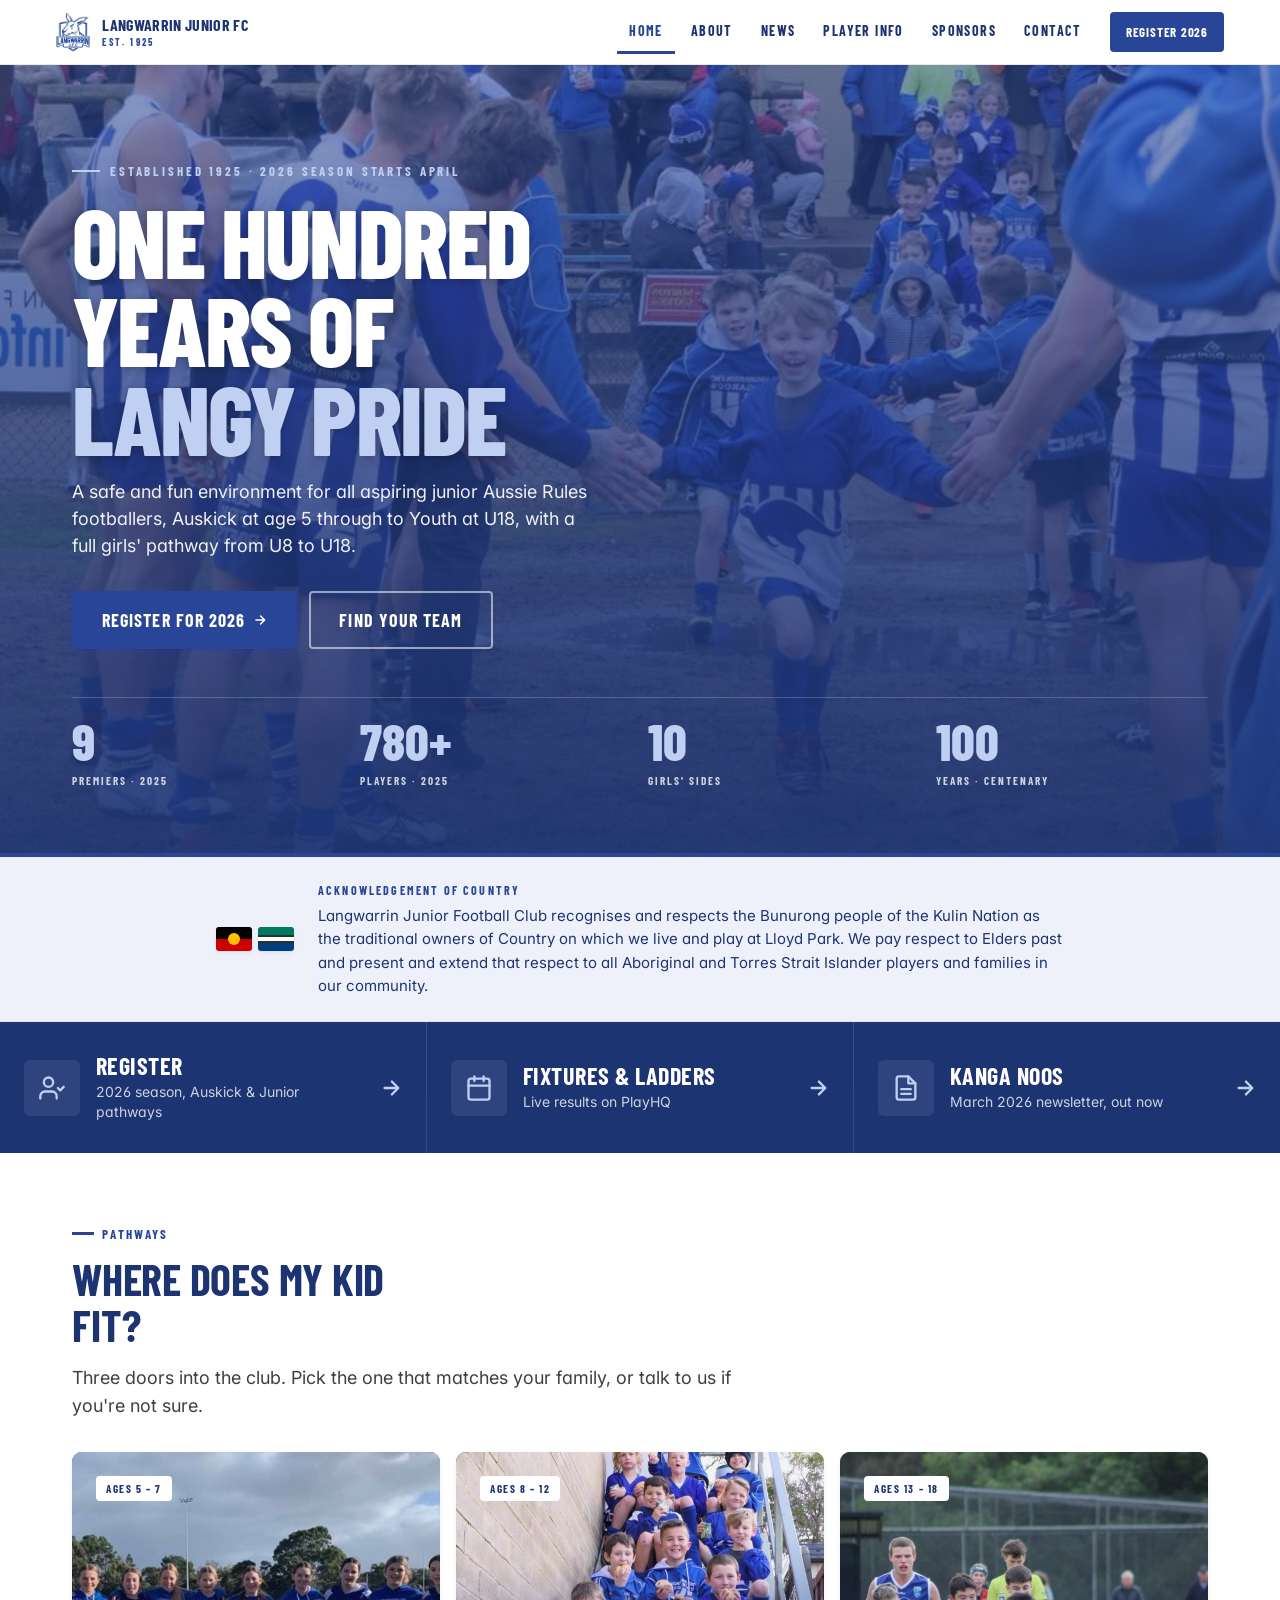
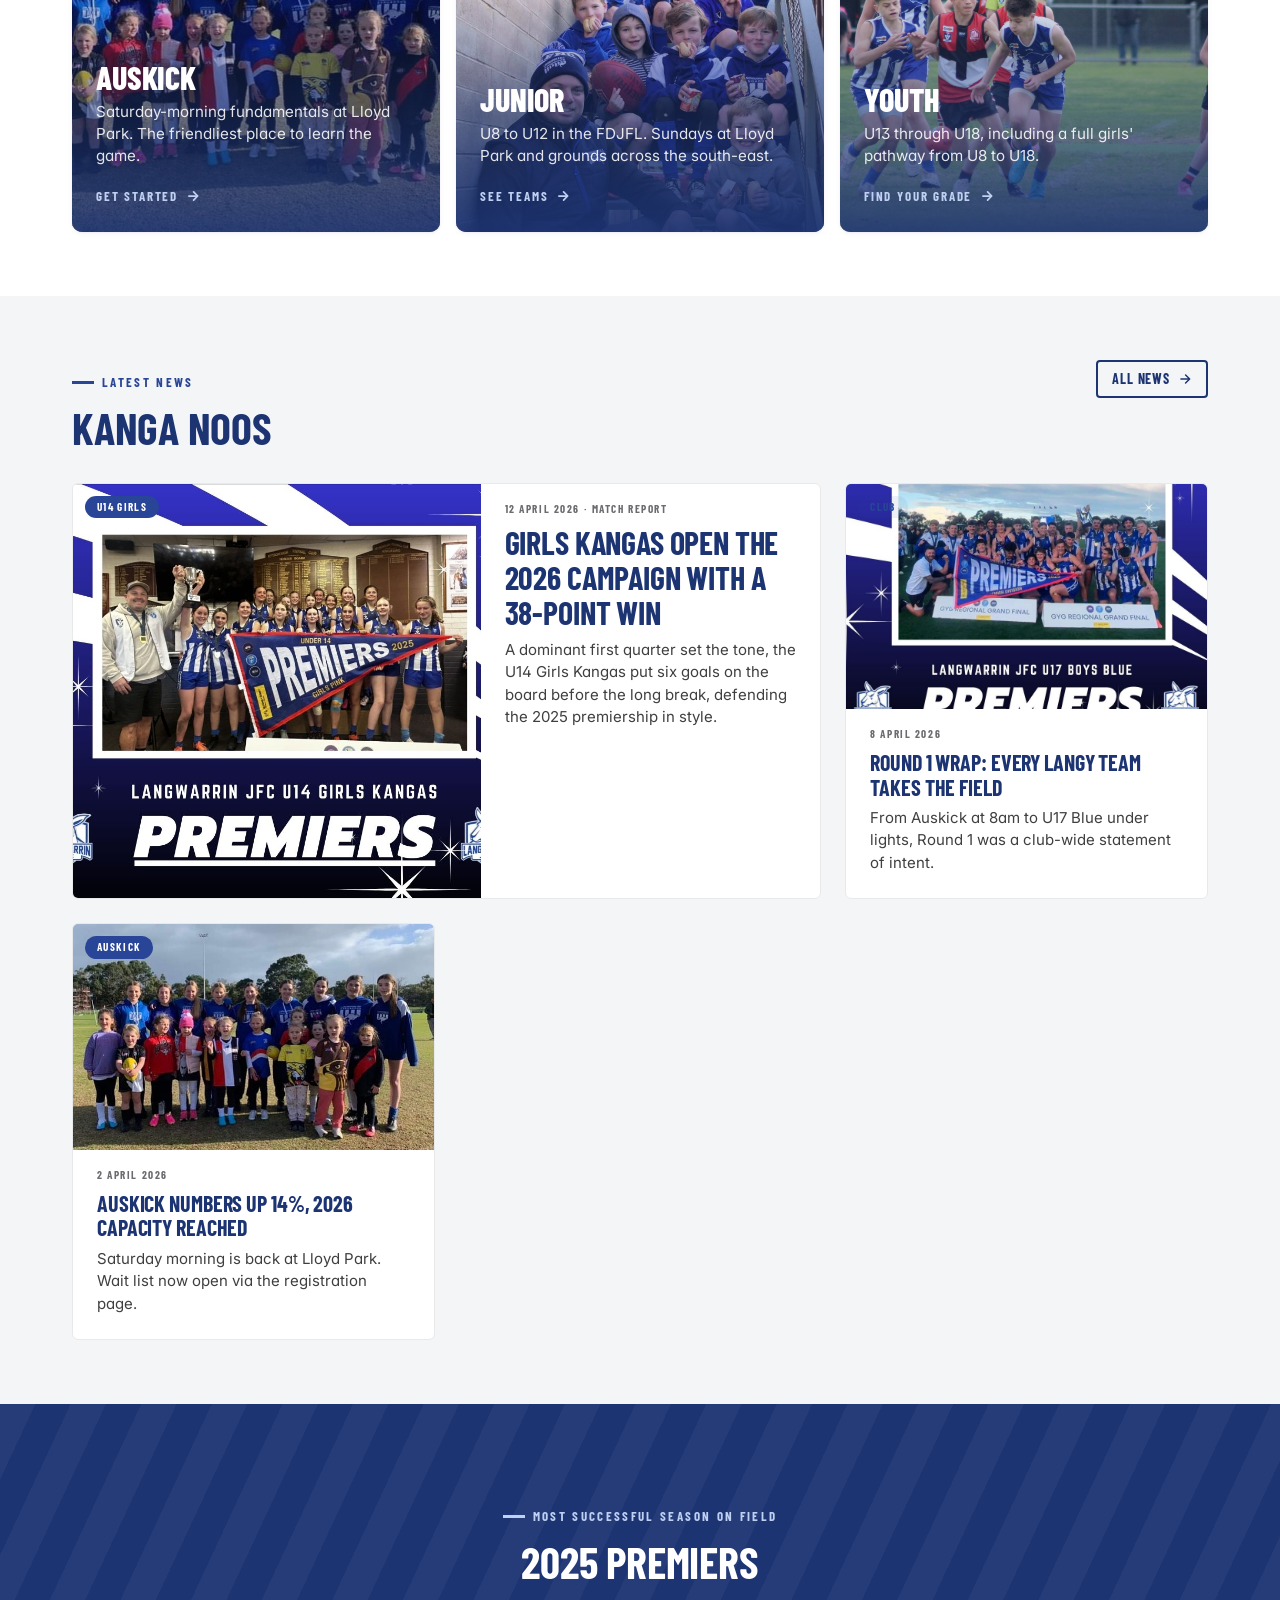
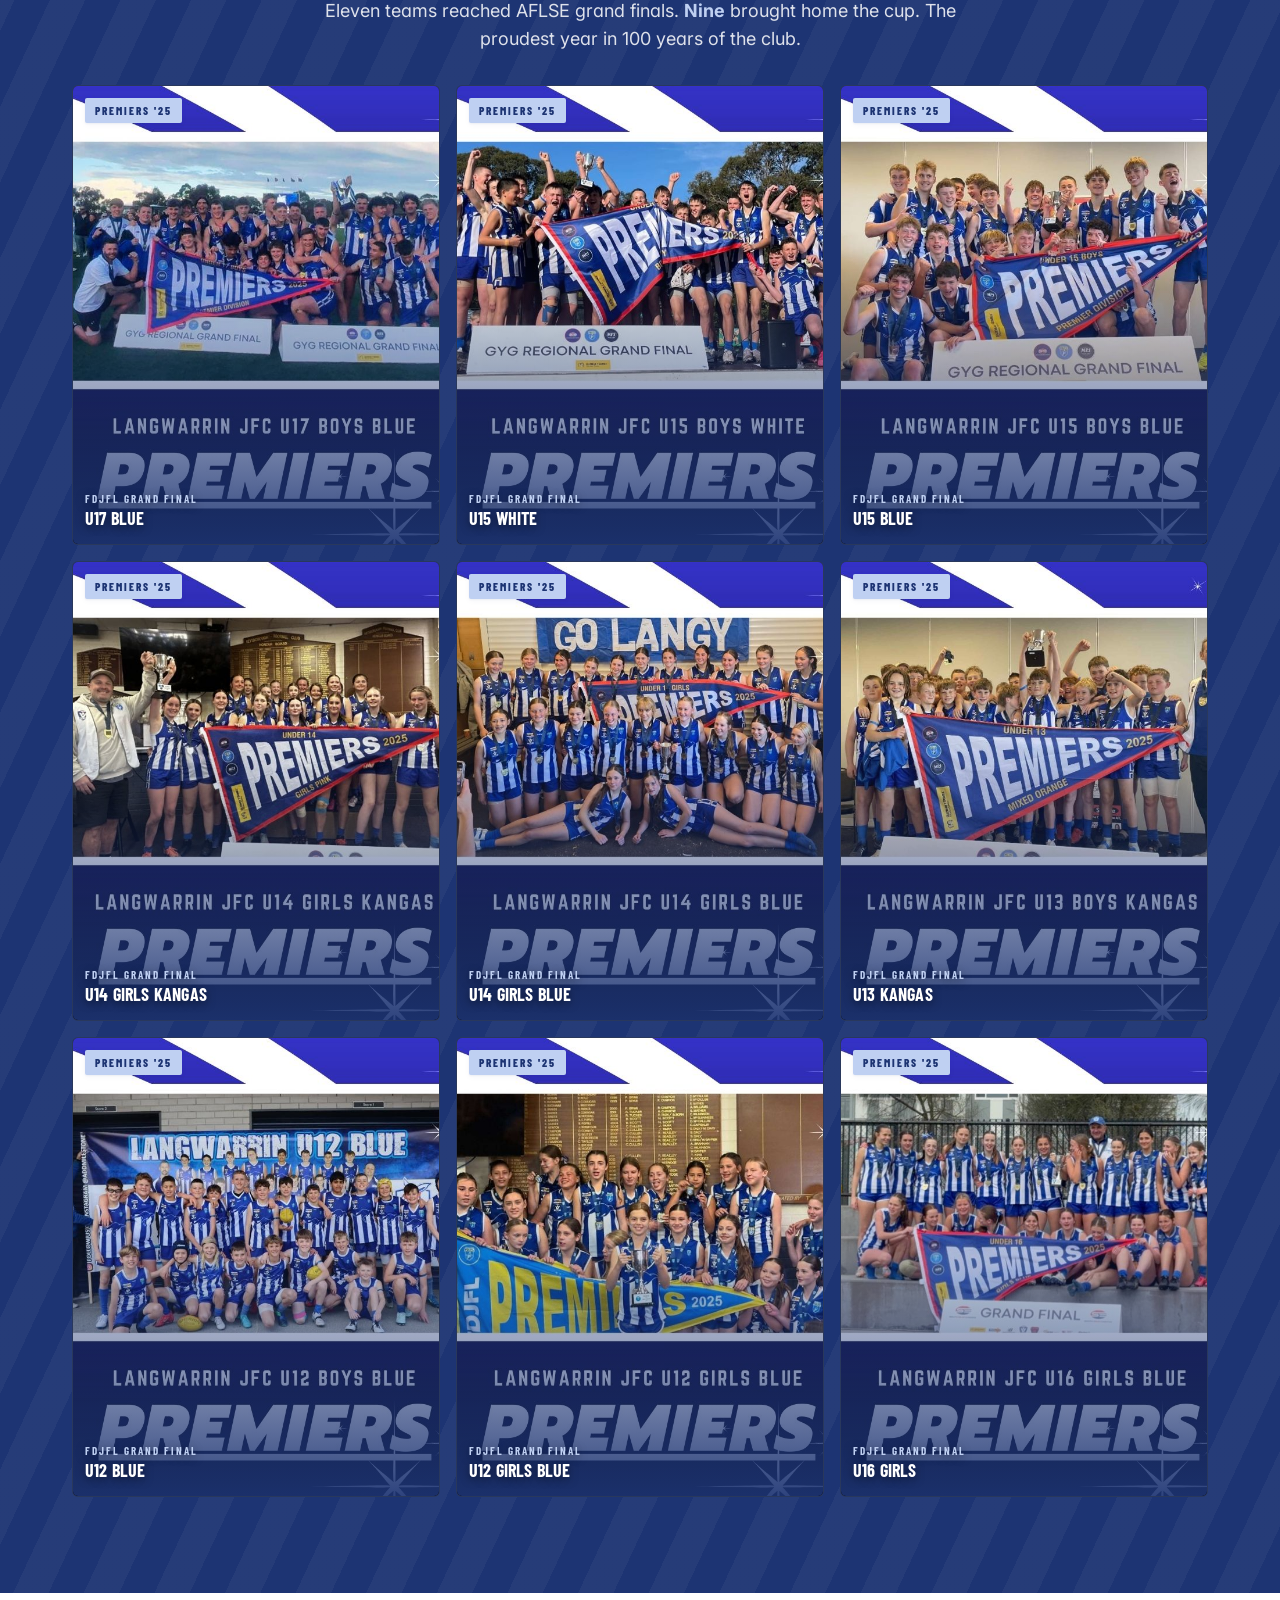
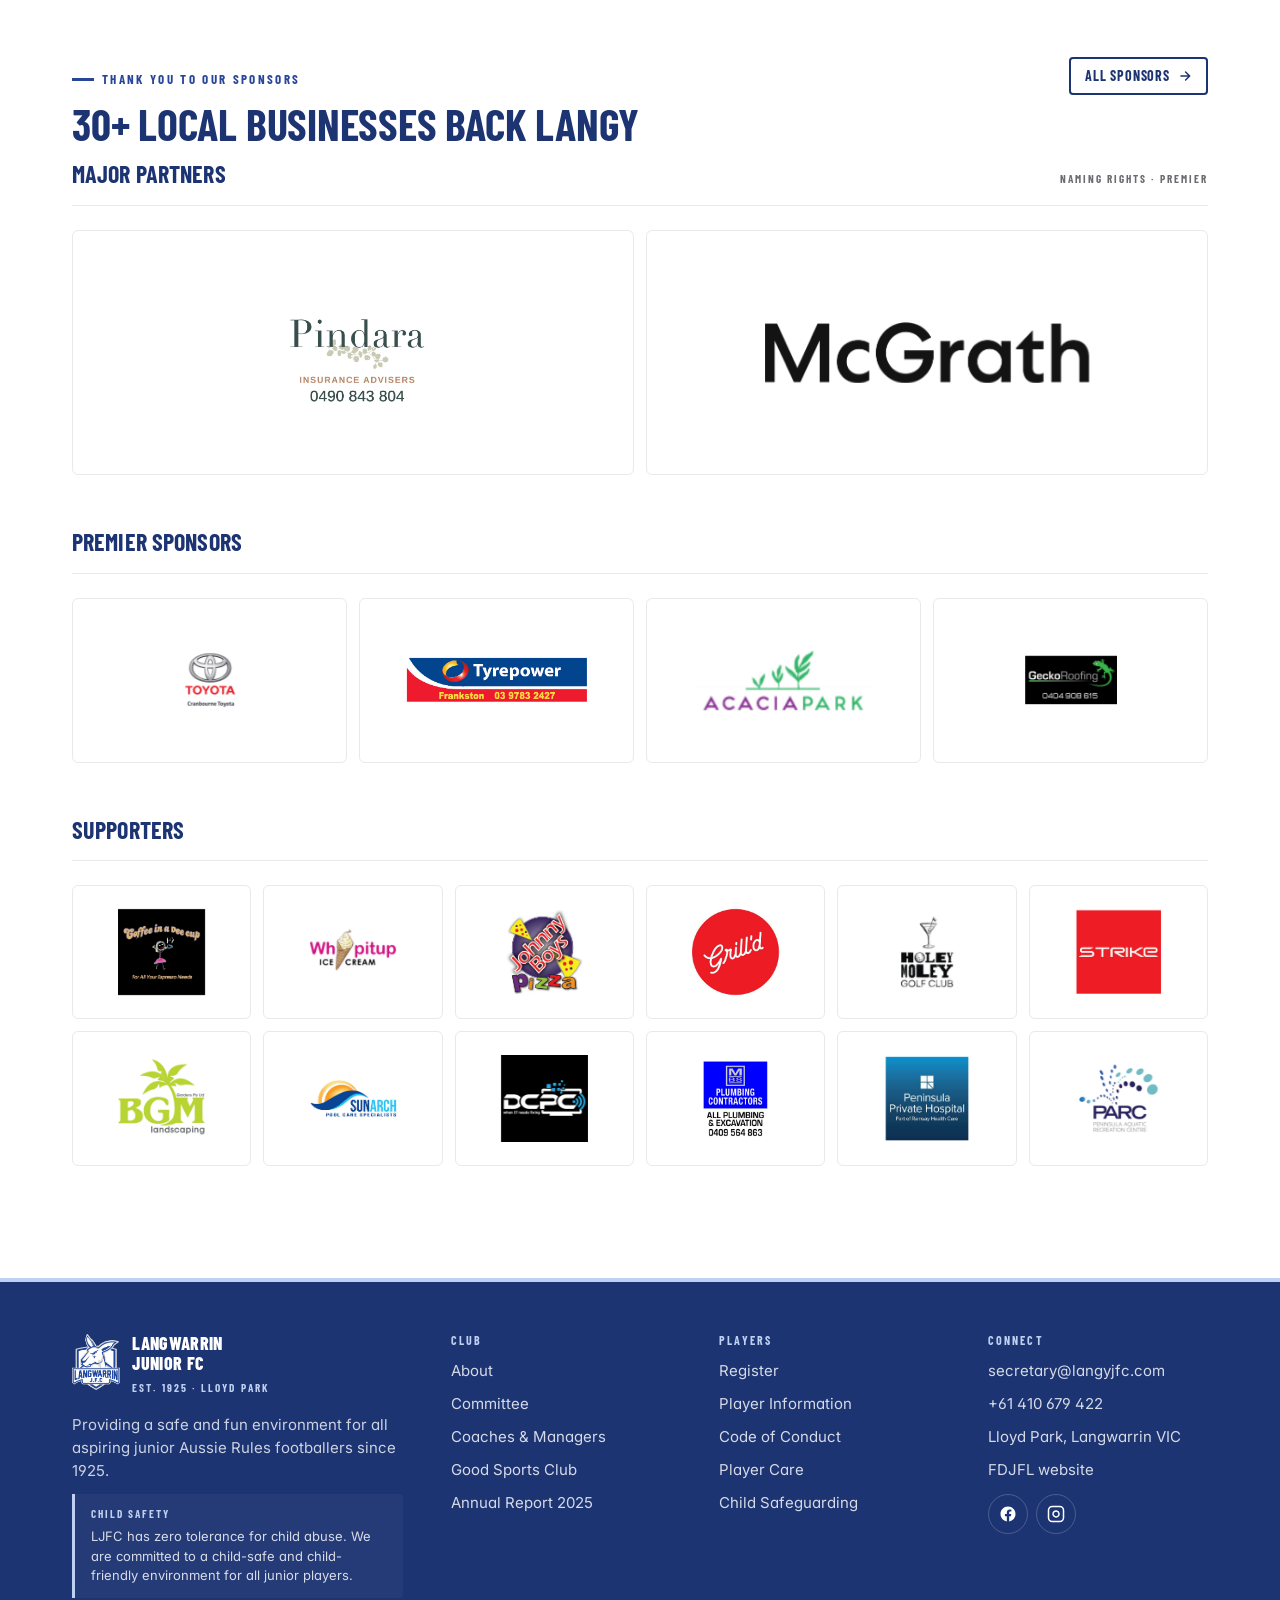
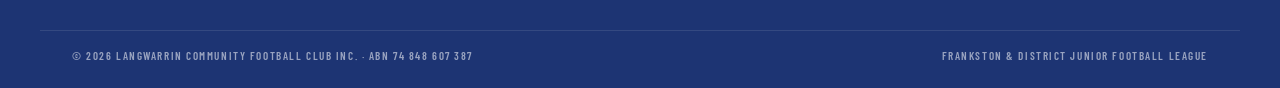
<file: index.html>
<!--
  ux3 - monochrome restyle of /ux/index.html
  Same content + section order. Single-blue palette + Inter body.
  Sections, top to bottom:
    1. Sticky header (white)
    2. Full-bleed hero - single brand-blue overlay, light-blue accent split
    3. Acknowledgement of Country band
    4. Three-action band
    5. Pathways (Auskick / Junior / Youth)
    6. Latest news (3 cards, first featured)
    7. 2025 Premiers Wall - 9 teams in a 3x3 grid
    8. Tiered sponsor showcase
    9. Footer
-->
<!doctype html>
<html lang="en-AU">

<head>
  <meta charset="utf-8" />
  <meta name="viewport" content="width=device-width, initial-scale=1" />
  <title>Langwarrin Junior Football Club - Welcome to Langy</title>
  <link rel="preconnect" href="https://fonts.googleapis.com" />
  <link rel="preconnect" href="https://fonts.gstatic.com" crossorigin />
  <link rel="stylesheet"
    href="https://fonts.googleapis.com/css2?family=Barlow+Condensed:wght@500;600;700;800;900&family=Inter:wght@400;500;600;700&display=swap" />
  <link rel="stylesheet" href="styles.css" />
  <style>
    /* page-load reveal: stagger the hero elements */
    .hero__eyebrow,
    .hero__title,
    .hero__sub,
    .hero__ctas,
    .hero__strip {
      opacity: 0;
      transform: translateY(8px);
      animation: rise .55s cubic-bezier(.2, .7, .2, 1) forwards;
    }

    .hero__title {
      animation-delay: .08s;
    }

    .hero__sub {
      animation-delay: .18s;
    }

    .hero__ctas {
      animation-delay: .26s;
    }

    .hero__strip {
      animation-delay: .34s;
    }

    @keyframes rise {
      to {
        opacity: 1;
        transform: translateY(0);
      }
    }

    @media (prefers-reduced-motion: reduce) {

      .hero__eyebrow,
      .hero__title,
      .hero__sub,
      .hero__ctas,
      .hero__strip {
        opacity: 1;
        transform: none;
        animation: none;
      }
    }

    .home-news-head {
      display: flex;
      flex-wrap: wrap;
      align-items: baseline;
      justify-content: space-between;
      gap: var(--s-3);
      margin-bottom: var(--s-2);
    }
  </style>
</head>

<body>

  <header class="site-header">
    <div class="site-header__inner">
      <a href="index.html" class="site-header__brand" aria-label="LJFC home">
        <img src="assets/logo.png" alt="" />
        <div class="site-header__wordmark">
          Langwarrin Junior FC
          <span>Est. 1925</span>
        </div>
      </a>
      <nav class="site-nav" aria-label="Primary">
        <a href="index.html" class="is-active">Home</a>
        <a href="about.html">About</a>
        <a href="news.html">News</a>
        <a href="player-info.html">Player Info</a>
        <a href="sponsors.html">Sponsors</a>
        <a href="contact.html">Contact</a>
      </nav>
      <a href="register.html" class="site-header__cta">Register 2026</a>
      <button class="hamburger" aria-label="Open menu" aria-expanded="false" data-hamburger>
        <svg width="22" height="22" viewBox="0 0 24 24" fill="none" stroke="currentColor" stroke-width="2.4"
          stroke-linecap="round">
          <path d="M3 6h18M3 12h18M3 18h18" />
        </svg>
      </button>
    </div>
  </header>
  <div class="mobile-drawer" data-drawer aria-label="Mobile menu">
    <ul>
      <li><a href="index.html">Home</a></li>
      <li><a href="about.html">About</a></li>
      <li><a href="news.html">News</a></li>
      <li><a href="player-info.html">Player Info</a></li>
      <li><a href="sponsors.html">Sponsors</a></li>
      <li><a href="contact.html">Contact</a></li>
    </ul>
    <a class="btn btn--primary" href="register.html">Register for 2026</a>
  </div>

  <!-- 1 + 2. Hero ============================================================ -->
  <section class="hero" aria-label="Welcome">
    <div class="hero__media" style="background-image: url('assets/photos/hero-action.jpg');"></div>
    <div class="hero__overlay"></div>
    <div class="hero__inner">
      <span class="hero__eyebrow">Established 1925 · 2026 season starts April</span>
      <h1 class="hero__title">One Hundred<br />Years of<em>Langy Pride</em></h1>
      <p class="hero__sub">A safe and fun environment for all aspiring junior Aussie Rules footballers, Auskick at age 5
        through to Youth at U18, with a full girls' pathway from U8 to U18.</p>
      <div class="hero__ctas">
        <a class="btn btn--primary btn--lg" href="register.html">Register for 2026
          <svg class="btn__arrow" viewBox="0 0 24 24" fill="none" stroke="currentColor" stroke-width="2.5"
            stroke-linecap="round" stroke-linejoin="round">
            <path d="M5 12h14M13 5l7 7-7 7" />
          </svg>
        </a>
        <a class="btn btn--ghost btn--lg" href="about.html">Find your team</a>
      </div>
      <div class="hero__strip">
        <div class="hero__stat"><span class="num">9</span><span class="lbl">Premiers · 2025</span></div>
        <div class="hero__stat"><span class="num">780+</span><span class="lbl">Players · 2025</span></div>
        <div class="hero__stat"><span class="num">10</span><span class="lbl">Girls' sides</span></div>
        <div class="hero__stat"><span class="num">100</span><span class="lbl">Years · Centenary</span></div>
      </div>
    </div>
  </section>

  <!-- 3. Acknowledgement of Country ========================================= -->
  <section class="aoc" aria-label="Acknowledgement of Country">
    <div class="aoc__inner">
      <div class="aoc__flags" aria-hidden="true">
        <span class="aoc__flag aoc__flag--abo" title="Aboriginal flag"></span>
        <span class="aoc__flag aoc__flag--tsi" title="Torres Strait Islander flag"></span>
      </div>
      <p class="aoc__text">
        <strong>Acknowledgement of Country</strong>
        Langwarrin Junior Football Club recognises and respects the Bunurong people of the Kulin Nation as the
        traditional owners of Country on which we live and play at Lloyd Park. We pay respect to Elders past and present
        and extend that respect to all Aboriginal and Torres Strait Islander players and families in our community.
      </p>
    </div>
  </section>

  <!-- 4. Three-action band ================================================== -->
  <section class="actions" aria-label="Quick actions">
    <div class="actions__grid">
      <a href="register.html" class="action-card">
        <span class="action-card__icon"><svg width="28" height="28" viewBox="0 0 24 24" fill="none"
            stroke="currentColor" stroke-width="2" stroke-linecap="round" stroke-linejoin="round">
            <path d="M16 21v-2a4 4 0 0 0-4-4H6a4 4 0 0 0-4 4v2" />
            <circle cx="9" cy="7" r="4" />
            <path d="M22 11l-3 3-2-2" />
          </svg></span>
        <span>
          <span class="action-card__title">Register</span>
          <span class="action-card__sub">2026 season, Auskick &amp; Junior pathways</span>
        </span>
        <span class="action-card__arrow"><svg width="22" height="22" viewBox="0 0 24 24" fill="none"
            stroke="currentColor" stroke-width="2.5" stroke-linecap="round" stroke-linejoin="round">
            <path d="M5 12h14M13 5l7 7-7 7" />
          </svg></span>
      </a>
      <a href="https://www.playhq.com/afl/org/langwarrin-community-football-club/96f37aee" class="action-card">
        <span class="action-card__icon"><svg width="28" height="28" viewBox="0 0 24 24" fill="none"
            stroke="currentColor" stroke-width="2" stroke-linecap="round" stroke-linejoin="round">
            <rect x="3" y="4" width="18" height="18" rx="2" />
            <line x1="16" y1="2" x2="16" y2="6" />
            <line x1="8" y1="2" x2="8" y2="6" />
            <line x1="3" y1="10" x2="21" y2="10" />
          </svg></span>
        <span>
          <span class="action-card__title">Fixtures &amp; Ladders</span>
          <span class="action-card__sub">Live results on PlayHQ</span>
        </span>
        <span class="action-card__arrow"><svg width="22" height="22" viewBox="0 0 24 24" fill="none"
            stroke="currentColor" stroke-width="2.5" stroke-linecap="round" stroke-linejoin="round">
            <path d="M5 12h14M13 5l7 7-7 7" />
          </svg></span>
      </a>
      <a href="news.html" class="action-card">
        <span class="action-card__icon"><svg width="28" height="28" viewBox="0 0 24 24" fill="none"
            stroke="currentColor" stroke-width="2" stroke-linecap="round" stroke-linejoin="round">
            <path d="M14 2H6a2 2 0 0 0-2 2v16a2 2 0 0 0 2 2h12a2 2 0 0 0 2-2V8z" />
            <polyline points="14 2 14 8 20 8" />
            <line x1="16" y1="13" x2="8" y2="13" />
            <line x1="16" y1="17" x2="8" y2="17" />
          </svg></span>
        <span>
          <span class="action-card__title">Kanga Noos</span>
          <span class="action-card__sub">March 2026 newsletter, out now</span>
        </span>
        <span class="action-card__arrow"><svg width="22" height="22" viewBox="0 0 24 24" fill="none"
            stroke="currentColor" stroke-width="2.5" stroke-linecap="round" stroke-linejoin="round">
            <path d="M5 12h14M13 5l7 7-7 7" />
          </svg></span>
      </a>
    </div>
  </section>

  <!-- 5. Pathways ============================================================= -->
  <section class="section" id="pathways" aria-label="Pathways">
    <div class="wrap">
      <span class="eyebrow">Pathways</span>
      <h2 style="max-width: 18ch;">Where does my kid fit?</h2>
      <p class="lead">Three doors into the club. Pick the one that matches your family, or talk to us if you're not
        sure.</p>

      <div class="pathways">
        <a class="pathway" href="about.html">
          <div class="pathway__media" style="background-image: url('assets/photos/auskick.jpg');"></div>
          <div class="pathway__overlay"></div>
          <div class="pathway__body">
            <span class="pathway__age">Ages 5 – 7</span>
            <div>
              <h3 class="pathway__title">Auskick</h3>
              <p class="pathway__copy">Saturday-morning fundamentals at Lloyd Park. The friendliest place to learn the
                game.</p>
              <span class="pathway__cta">Get started <svg width="14" height="14" viewBox="0 0 24 24" fill="none"
                  stroke="currentColor" stroke-width="3" stroke-linecap="round" stroke-linejoin="round">
                  <path d="M5 12h14M13 5l7 7-7 7" />
                </svg></span>
            </div>
          </div>
        </a>
        <a class="pathway" href="about.html">
          <div class="pathway__media" style="background-image: url('assets/photos/junior.jpg');"></div>
          <div class="pathway__overlay"></div>
          <div class="pathway__body">
            <span class="pathway__age">Ages 8 – 12</span>
            <div>
              <h3 class="pathway__title">Junior</h3>
              <p class="pathway__copy">U8 to U12 in the FDJFL. Sundays at Lloyd Park and grounds across the south-east.
              </p>
              <span class="pathway__cta">See teams <svg width="14" height="14" viewBox="0 0 24 24" fill="none"
                  stroke="currentColor" stroke-width="3" stroke-linecap="round" stroke-linejoin="round">
                  <path d="M5 12h14M13 5l7 7-7 7" />
                </svg></span>
            </div>
          </div>
        </a>
        <a class="pathway" href="about.html">
          <div class="pathway__media" style="background-image: url('assets/photos/youth.jpg');"></div>
          <div class="pathway__overlay"></div>
          <div class="pathway__body">
            <span class="pathway__age">Ages 13 – 18</span>
            <div>
              <h3 class="pathway__title">Youth</h3>
              <p class="pathway__copy">U13 through U18, including a full girls' pathway from U8 to U18.</p>
              <span class="pathway__cta">Find your grade <svg width="14" height="14" viewBox="0 0 24 24" fill="none"
                  stroke="currentColor" stroke-width="3" stroke-linecap="round" stroke-linejoin="round">
                  <path d="M5 12h14M13 5l7 7-7 7" />
                </svg></span>
            </div>
          </div>
        </a>
      </div>
    </div>
  </section>

  <!-- 6. Latest news ========================================================= -->
  <section class="section" id="news" style="background: var(--surface-2);" aria-label="Latest news">
    <div class="wrap">
      <div class="home-news-head">
        <div>
          <span class="eyebrow">Latest News</span>
          <h2 style="margin: 0;">Kanga Noos</h2>
        </div>
        <a class="btn btn--outline btn--sm" href="news.html">All news
          <svg class="btn__arrow" viewBox="0 0 24 24" fill="none" stroke="currentColor" stroke-width="2.5"
            stroke-linecap="round" stroke-linejoin="round">
            <path d="M5 12h14M13 5l7 7-7 7" />
          </svg>
        </a>
      </div>

      <div class="news-grid">
        <a class="news-card news-card--featured" href="#">
          <div class="news-card__media" style="background-image: url('assets/teams/u14-girls-kangas.jpg');">
            <span class="pill pill--solid news-card__pill">U14 Girls</span>
          </div>
          <div class="news-card__body">
            <div class="news-card__meta">12 April 2026 · Match Report</div>
            <h3 class="news-card__title">Girls Kangas open the 2026 campaign with a 38-point win</h3>
            <p class="news-card__excerpt">A dominant first quarter set the tone, the U14 Girls Kangas put six goals on
              the board before the long break, defending the 2025 premiership in style.</p>
          </div>
        </a>
        <a class="news-card" href="#">
          <div class="news-card__media" style="background-image: url('assets/teams/u17-blue.jpg');">
            <span class="pill news-card__pill">Club</span>
          </div>
          <div class="news-card__body">
            <div class="news-card__meta">8 April 2026</div>
            <h3 class="news-card__title">Round 1 wrap: every Langy team takes the field</h3>
            <p class="news-card__excerpt">From Auskick at 8am to U17 Blue under lights, Round 1 was a club-wide
              statement of intent.</p>
          </div>
        </a>
        <a class="news-card" href="#">
          <div class="news-card__media" style="background-image: url('assets/photos/auskick.jpg');">
            <span class="pill pill--solid news-card__pill">Auskick</span>
          </div>
          <div class="news-card__body">
            <div class="news-card__meta">2 April 2026</div>
            <h3 class="news-card__title">Auskick numbers up 14%, 2026 capacity reached</h3>
            <p class="news-card__excerpt">Saturday morning is back at Lloyd Park. Wait list now open via the
              registration page.</p>
          </div>
        </a>
      </div>
    </div>
  </section>

  <!-- 7. 2025 Premiers Wall ================================================== -->
  <section class="premiers section--lg" aria-label="2025 Premiers">
    <div class="wrap">
      <div class="premiers__head">
        <span class="eyebrow">Most successful season on field</span>
        <h2 style="margin-bottom: var(--s-3);">2025 Premiers</h2>
        <p class="lead">Eleven teams reached AFLSE grand finals. <strong style="color: var(--accent);">Nine</strong>
          brought home the cup. The proudest year in 100 years of the club.</p>
      </div>

      <div class="premiers__grid">
        <div class="premier">
          <div class="premier__media" style="background-image: url('assets/teams/u17-blue.jpg');"></div>
          <div class="premier__shade"></div>
          <span class="premier__banner">Premiers '25</span>
          <div class="premier__caption"><span>FDJFL Grand Final</span>U17 Blue</div>
        </div>
        <div class="premier">
          <div class="premier__media" style="background-image: url('assets/teams/u15-white.jpg');"></div>
          <div class="premier__shade"></div>
          <span class="premier__banner">Premiers '25</span>
          <div class="premier__caption"><span>FDJFL Grand Final</span>U15 White</div>
        </div>
        <div class="premier">
          <div class="premier__media" style="background-image: url('assets/teams/u15-blue.jpg');"></div>
          <div class="premier__shade"></div>
          <span class="premier__banner">Premiers '25</span>
          <div class="premier__caption"><span>FDJFL Grand Final</span>U15 Blue</div>
        </div>
        <div class="premier">
          <div class="premier__media" style="background-image: url('assets/teams/u14-girls-kangas.jpg');"></div>
          <div class="premier__shade"></div>
          <span class="premier__banner">Premiers '25</span>
          <div class="premier__caption"><span>FDJFL Grand Final</span>U14 Girls Kangas</div>
        </div>
        <div class="premier">
          <div class="premier__media" style="background-image: url('assets/teams/u14-girls-blue.jpg');"></div>
          <div class="premier__shade"></div>
          <span class="premier__banner">Premiers '25</span>
          <div class="premier__caption"><span>FDJFL Grand Final</span>U14 Girls Blue</div>
        </div>
        <div class="premier">
          <div class="premier__media" style="background-image: url('assets/teams/u13-kangas.jpg');"></div>
          <div class="premier__shade"></div>
          <span class="premier__banner">Premiers '25</span>
          <div class="premier__caption"><span>FDJFL Grand Final</span>U13 Kangas</div>
        </div>
        <div class="premier">
          <div class="premier__media" style="background-image: url('assets/teams/u12-blue.jpg');"></div>
          <div class="premier__shade"></div>
          <span class="premier__banner">Premiers '25</span>
          <div class="premier__caption"><span>FDJFL Grand Final</span>U12 Blue</div>
        </div>
        <div class="premier">
          <div class="premier__media" style="background-image: url('assets/teams/u12-girls-blue.jpg');"></div>
          <div class="premier__shade"></div>
          <span class="premier__banner">Premiers '25</span>
          <div class="premier__caption"><span>FDJFL Grand Final</span>U12 Girls Blue</div>
        </div>
        <div class="premier">
          <div class="premier__media" style="background-image: url('assets/teams/u16-girls.jpg');"></div>
          <div class="premier__shade"></div>
          <span class="premier__banner">Premiers '25</span>
          <div class="premier__caption"><span>FDJFL Grand Final</span>U16 Girls</div>
        </div>
      </div>
    </div>
  </section>

  <!-- 8. Sponsor showcase =================================================== -->
  <section class="section" id="sponsors" aria-label="Sponsors">
    <div class="wrap">
      <div class="home-news-head">
        <div>
          <span class="eyebrow">Thank you to our sponsors</span>
          <h2 style="margin: 0;">30+ local businesses back Langy</h2>
        </div>
        <a class="btn btn--outline btn--sm" href="sponsors.html">All sponsors
          <svg class="btn__arrow" viewBox="0 0 24 24" fill="none" stroke="currentColor" stroke-width="2.5"
            stroke-linecap="round" stroke-linejoin="round">
            <path d="M5 12h14M13 5l7 7-7 7" />
          </svg>
        </a>
      </div>

      <div class="sponsor-tier">
        <div class="sponsor-tier__head">
          <div class="sponsor-tier__label">Major Partners</div>
          <div class="sponsor-tier__sub">Naming rights · Premier</div>
        </div>
        <div class="sponsor-grid sponsor-grid--lg">
          <a class="sponsor-tile sponsor-tile--lg" href="#"><img src="assets/sponsors/pindara.jpg"
              alt="Pindara Insurance" /></a>
          <a class="sponsor-tile sponsor-tile--lg" href="#"><img src="assets/sponsors/mcgrath.png"
              alt="McGrath Estate Agents" /></a>
        </div>
      </div>

      <div class="sponsor-tier">
        <div class="sponsor-tier__head">
          <div class="sponsor-tier__label">Premier Sponsors</div>
        </div>
        <div class="sponsor-grid sponsor-grid--md">
          <a class="sponsor-tile sponsor-tile--md" href="#"><img src="assets/sponsors/cranbourne-toyota.png"
              alt="Cranbourne Toyota" /></a>
          <a class="sponsor-tile sponsor-tile--md" href="#"><img src="assets/sponsors/tyrepower.jpg"
              alt="Frankston Tyrepower" /></a>
          <a class="sponsor-tile sponsor-tile--md" href="#"><img src="assets/sponsors/acacia-park.png"
              alt="Acacia Park" /></a>
          <a class="sponsor-tile sponsor-tile--md" href="#"><img src="assets/sponsors/gecko-roofing.png"
              alt="Gecko Roofing" /></a>
        </div>
      </div>

      <div class="sponsor-tier">
        <div class="sponsor-tier__head">
          <div class="sponsor-tier__label">Supporters</div>
        </div>
        <div class="sponsor-grid sponsor-grid--sm">
          <a class="sponsor-tile sponsor-tile--sm" href="#"><img src="assets/sponsors/coffee-in-a-dee.png"
              alt="Coffee in a Dee Cup" /></a>
          <a class="sponsor-tile sponsor-tile--sm" href="#"><img src="assets/sponsors/whip-it-up.png"
              alt="Whip It Up Icecream" /></a>
          <a class="sponsor-tile sponsor-tile--sm" href="#"><img src="assets/sponsors/jonny-boys.png"
              alt="Jonny Boys Pizza" /></a>
          <a class="sponsor-tile sponsor-tile--sm" href="#"><img src="assets/sponsors/grilld.jpg" alt="Grill'd" /></a>
          <a class="sponsor-tile sponsor-tile--sm" href="#"><img src="assets/sponsors/holey-moley.png"
              alt="Holey Moley" /></a>
          <a class="sponsor-tile sponsor-tile--sm" href="#"><img src="assets/sponsors/strike.png"
              alt="Strike Bowling" /></a>
          <a class="sponsor-tile sponsor-tile--sm" href="#"><img src="assets/sponsors/bjm-landscaping.png"
              alt="BJM Landscaping" /></a>
          <a class="sponsor-tile sponsor-tile--sm" href="#"><img src="assets/sponsors/sunarch.png" alt="Sunarch" /></a>
          <a class="sponsor-tile sponsor-tile--sm" href="#"><img src="assets/sponsors/dcpc.png"
              alt="DCPC IT Solutions" /></a>
          <a class="sponsor-tile sponsor-tile--sm" href="#"><img src="assets/sponsors/mbs-plumbing.jpg"
              alt="MBS Plumbing" /></a>
          <a class="sponsor-tile sponsor-tile--sm" href="#"><img src="assets/sponsors/peninsula-private.png"
              alt="Peninsula Private Hospital" /></a>
          <a class="sponsor-tile sponsor-tile--sm" href="#"><img src="assets/sponsors/parc.png" alt="Parc" /></a>
        </div>
      </div>
    </div>
  </section>

  <!-- 9. Footer ============================================================== -->
  <footer class="site-footer">
    <div class="stripe-rule"></div>
    <div class="wrap site-footer__grid">
      <div>
        <div class="site-footer__brand">
          <img src="assets/logo.png" alt="" />
          <div>
            <strong>Langwarrin<br />Junior FC</strong>
            <small>Est. 1925 · Lloyd Park</small>
          </div>
        </div>
        <p style="font-size: 0.9375rem; color: rgba(255,255,255,0.78); margin: 0 0 var(--s-3); max-width: 38ch;">
          Providing a safe and fun environment for all aspiring junior Aussie Rules footballers since 1925.
        </p>
        <div class="site-footer__safe">
          <strong>Child safety</strong>
          LJFC has zero tolerance for child abuse. We are committed to a child-safe and child-friendly environment for
          all junior players.
        </div>
      </div>
      <div>
        <h4>Club</h4>
        <ul>
          <li><a href="about.html">About</a></li>
          <li><a href="about.html">Committee</a></li>
          <li><a href="about.html">Coaches &amp; Managers</a></li>
          <li><a href="about.html">Good Sports Club</a></li>
          <li><a href="about.html">Annual Report 2025</a></li>
        </ul>
      </div>
      <div>
        <h4>Players</h4>
        <ul>
          <li><a href="register.html">Register</a></li>
          <li><a href="player-info.html">Player Information</a></li>
          <li><a href="about.html">Code of Conduct</a></li>
          <li><a href="about.html">Player Care</a></li>
          <li><a href="about.html">Child Safeguarding</a></li>
        </ul>
      </div>
      <div>
        <h4>Connect</h4>
        <ul>
          <li><a href="mailto:secretary@langyjfc.com">secretary@langyjfc.com</a></li>
          <li><a href="tel:+61410679422">+61 410 679 422</a></li>
          <li><a href="contact.html">Lloyd Park, Langwarrin VIC</a></li>
          <li><a href="https://fdjfl.com.au/">FDJFL website</a></li>
        </ul>
        <div class="site-footer__social" style="margin-top: var(--s-3);">
          <a href="#" aria-label="Facebook"><svg width="18" height="18" viewBox="0 0 24 24" fill="currentColor">
              <path
                d="M22 12.06C22 6.5 17.52 2 12 2S2 6.5 2 12.06c0 5 3.66 9.15 8.44 9.94v-7.03H7.9v-2.91h2.54V9.85c0-2.51 1.49-3.89 3.77-3.89 1.09 0 2.24.2 2.24.2v2.46H15.2c-1.24 0-1.63.77-1.63 1.56v1.88h2.78l-.44 2.91h-2.34V22c4.78-.79 8.43-4.94 8.43-9.94z" />
            </svg></a>
          <a href="#" aria-label="Instagram"><svg width="18" height="18" viewBox="0 0 24 24" fill="none"
              stroke="currentColor" stroke-width="2">
              <rect x="2" y="2" width="20" height="20" rx="5" />
              <path d="M16 11.37A4 4 0 1 1 12.63 8 4 4 0 0 1 16 11.37z" />
              <line x1="17.5" y1="6.5" x2="17.51" y2="6.5" />
            </svg></a>
        </div>
      </div>
    </div>
    <div class="wrap site-footer__bottom">
      <span>© 2026 Langwarrin Community Football Club Inc. · ABN 74 848 607 387</span>
      <span>Frankston &amp; District Junior Football League</span>
    </div>
  </footer>

  <script src="script.js"></script>
</body>

</html>
</file>
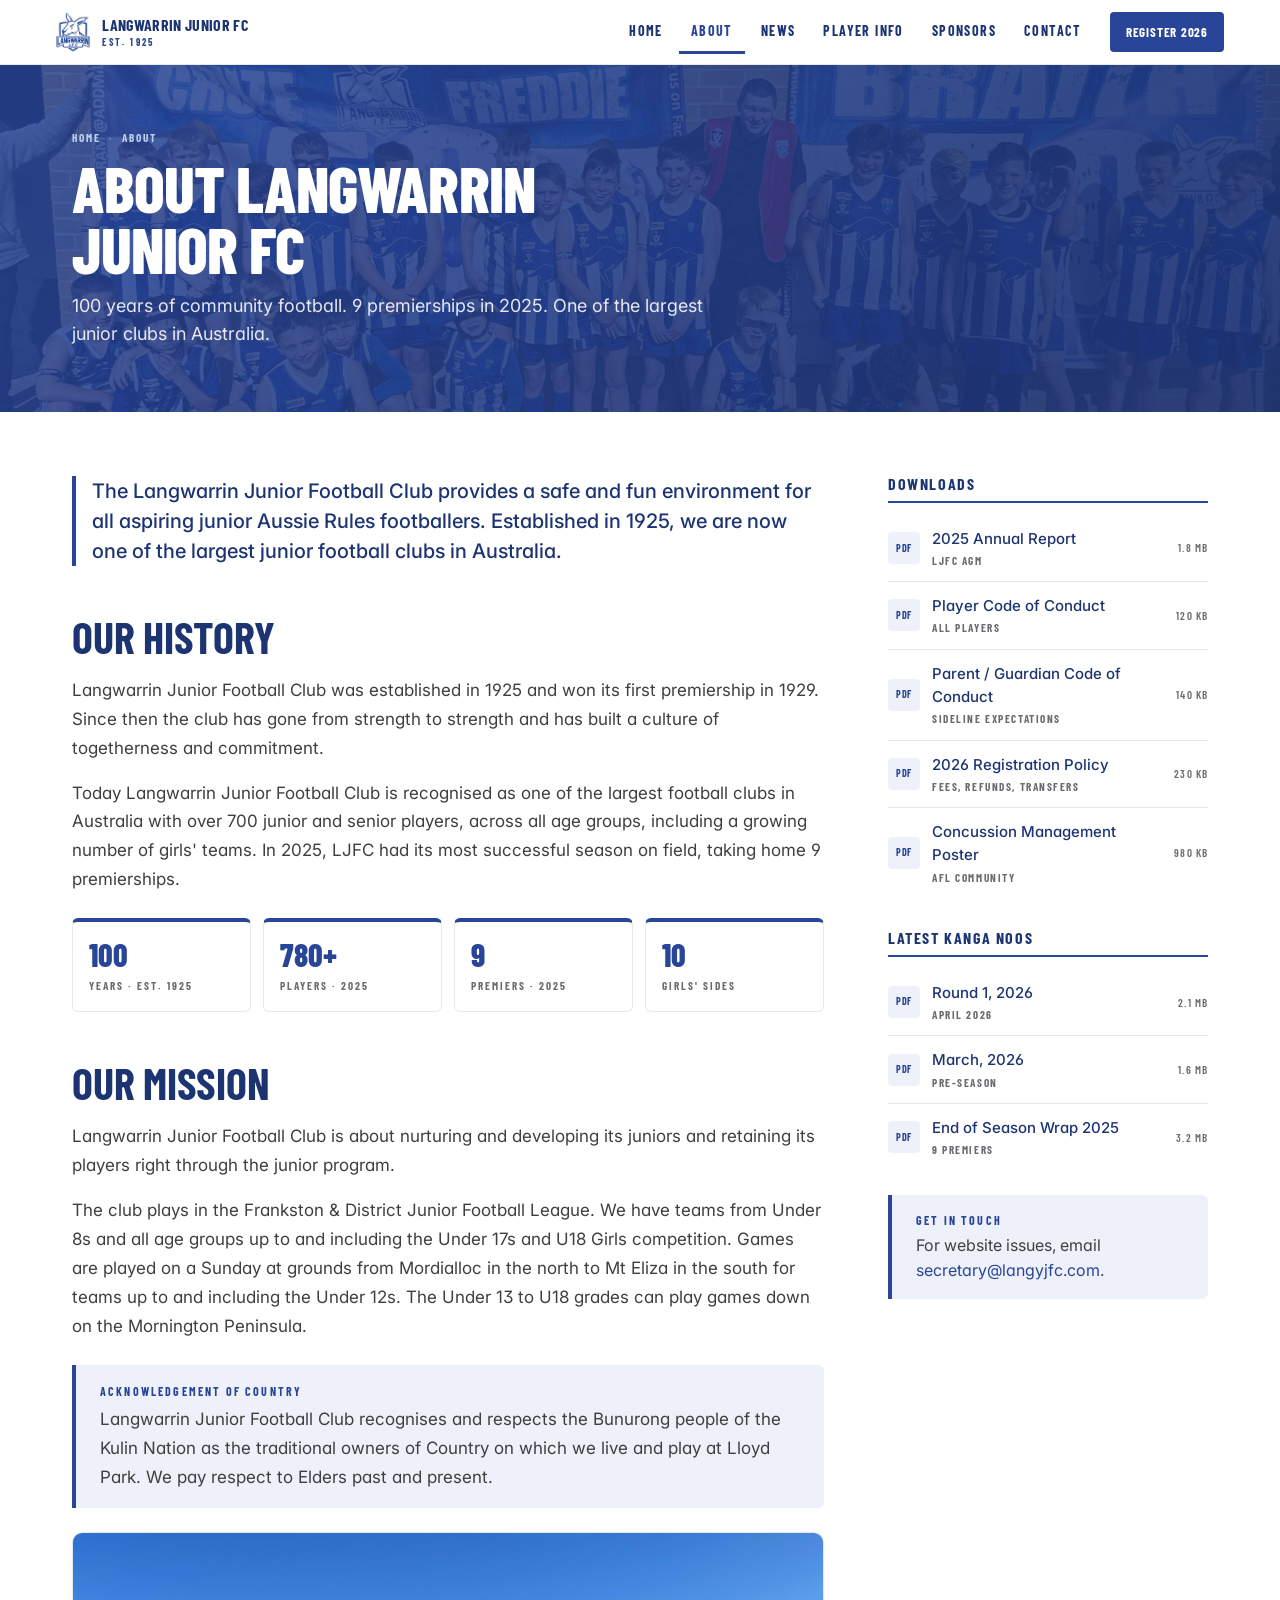
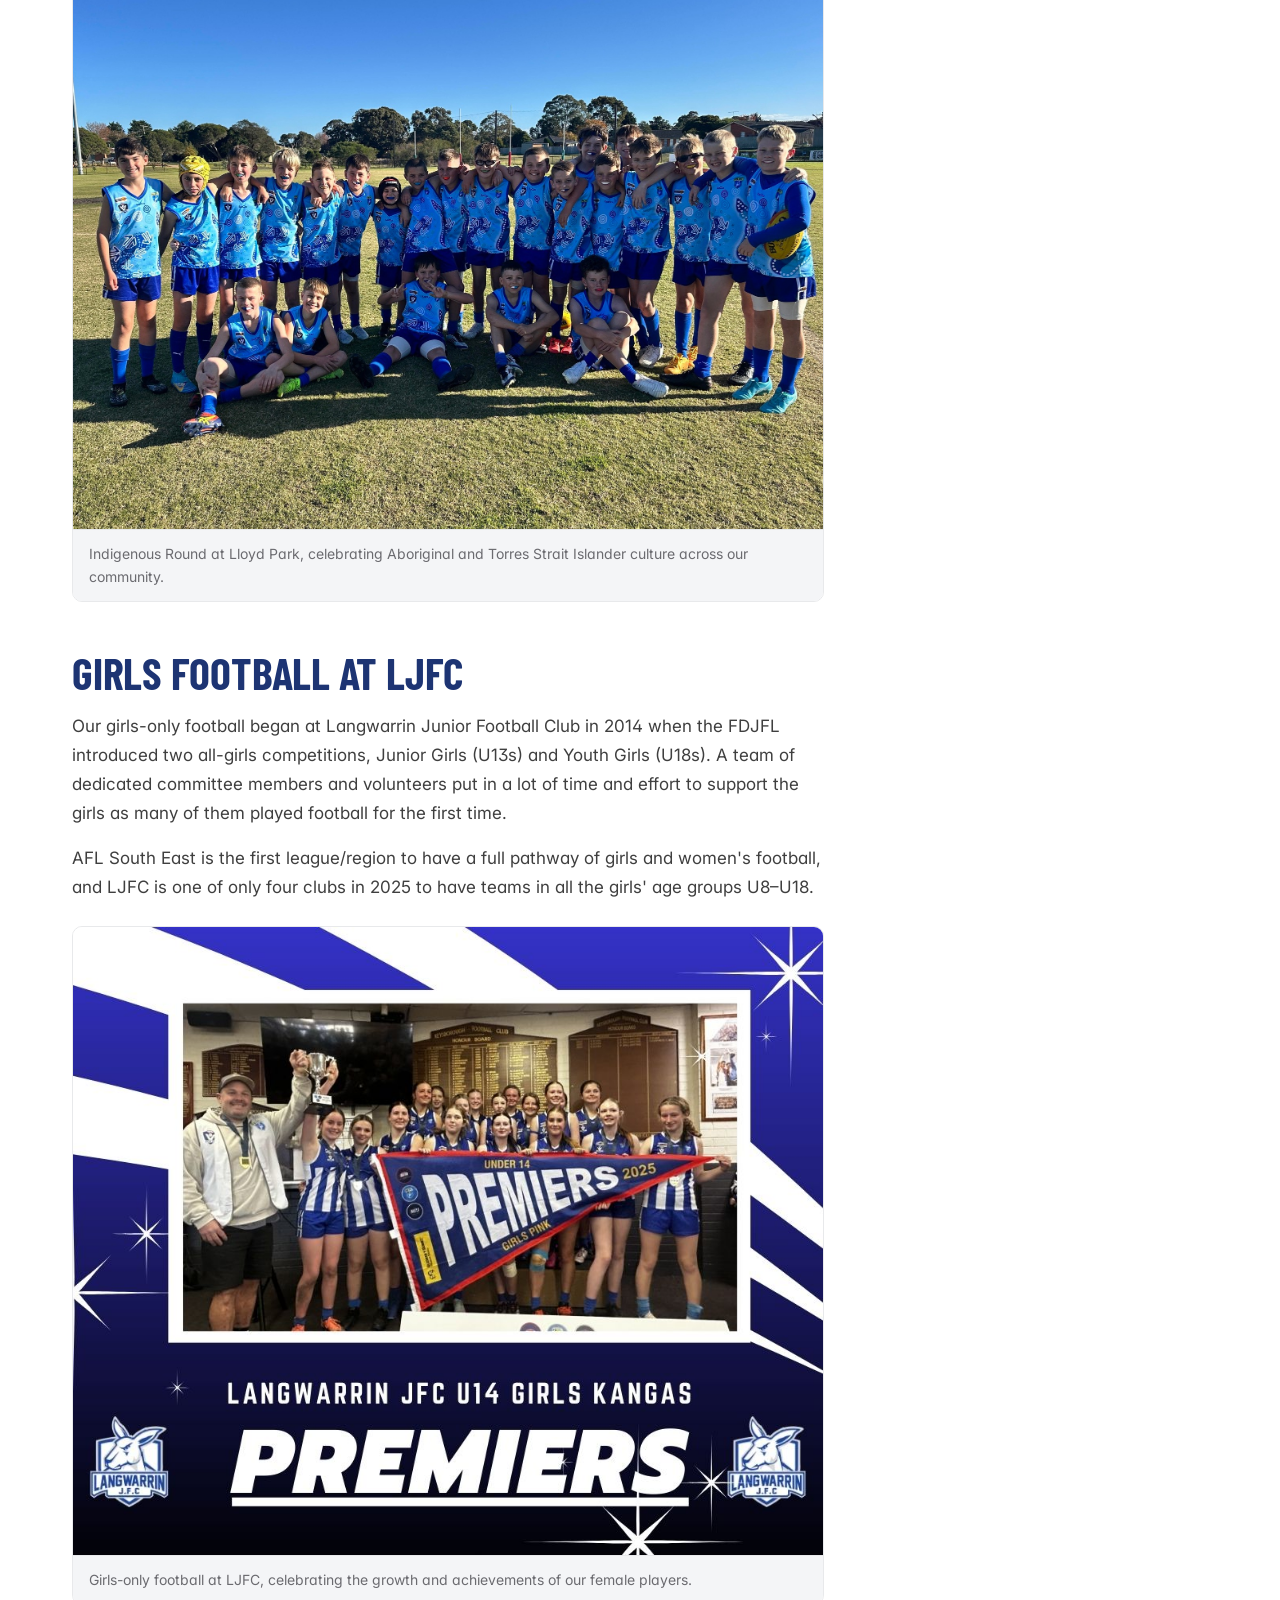
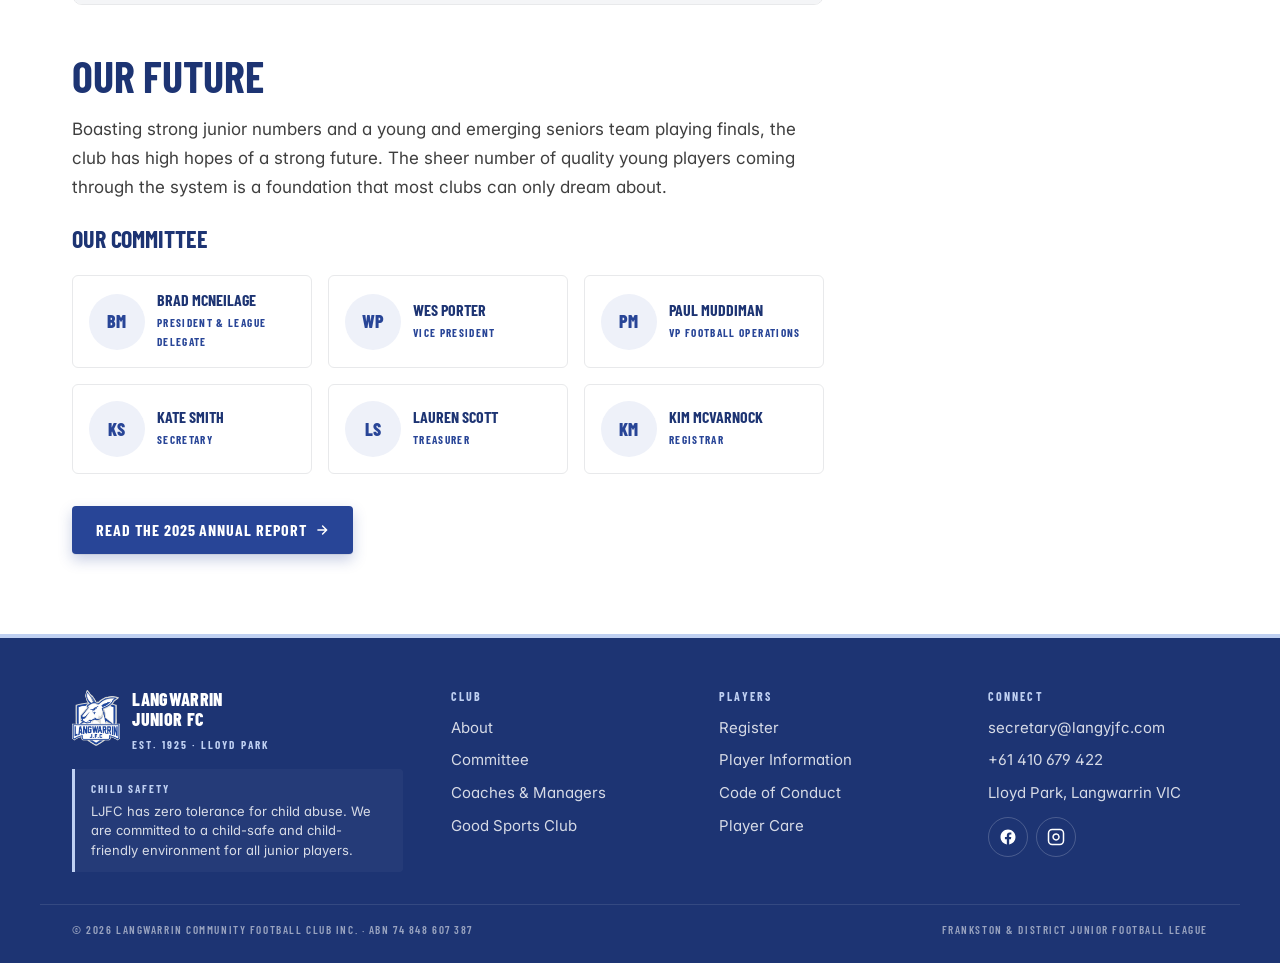
<file: about.html>
<!--
  ux3 - monochrome restyle of /ux/page.html (About).
  Banner header + article body + downloads sidebar.
-->
<!doctype html>
<html lang="en-AU">

<head>
  <meta charset="utf-8" />
  <meta name="viewport" content="width=device-width, initial-scale=1" />
  <title>About - Langwarrin Junior Football Club</title>
  <link rel="preconnect" href="https://fonts.googleapis.com" />
  <link rel="preconnect" href="https://fonts.gstatic.com" crossorigin />
  <link rel="stylesheet"
    href="https://fonts.googleapis.com/css2?family=Barlow+Condensed:wght@500;600;700;800;900&family=Inter:wght@400;500;600;700&display=swap" />
  <link rel="stylesheet" href="styles.css" />
  <style>
    .body-figure {
      margin: var(--s-5) 0;
      border-radius: var(--r-3);
      overflow: hidden;
      border: 1px solid var(--line);
    }

    .body-figure img {
      width: 100%;
      height: auto;
    }

    .body-figure figcaption {
      background: var(--surface-2);
      padding: var(--s-3) var(--s-4);
      font-size: 0.875rem;
      color: var(--muted);
      border-top: 1px solid var(--line);
    }

    .stat-row {
      display: grid;
      gap: var(--s-3);
      grid-template-columns: repeat(2, 1fr);
      margin: var(--s-5) 0;
    }

    @media (min-width: 768px) {
      .stat-row {
        grid-template-columns: repeat(4, 1fr);
      }
    }

    .stat-row .stat {
      background: var(--surface);
      border: 1px solid var(--line);
      border-radius: var(--r-2);
      padding: var(--s-4);
      border-top: 4px solid var(--blue);
    }

    .stat .num {
      font-family: var(--display);
      font-weight: 800;
      font-size: 2rem;
      line-height: 1;
      color: var(--blue);
      display: block;
    }

    .stat .lbl {
      font-family: var(--display);
      font-weight: 700;
      font-size: 0.7rem;
      letter-spacing: 0.18em;
      text-transform: uppercase;
      color: var(--muted);
      margin-top: 6px;
      display: block;
    }

    .committee {
      display: grid;
      gap: var(--s-4);
      grid-template-columns: 1fr;
      margin: var(--s-5) 0;
    }

    @media (min-width: 640px) {
      .committee {
        grid-template-columns: repeat(2, 1fr);
      }
    }

    @media (min-width: 1024px) {
      .committee {
        grid-template-columns: repeat(3, 1fr);
      }
    }

    .person {
      background: var(--surface);
      border: 1px solid var(--line);
      border-radius: var(--r-2);
      padding: var(--s-4);
      display: grid;
      grid-template-columns: auto 1fr;
      gap: var(--s-3);
      align-items: center;
    }

    .person__avatar {
      width: 56px;
      height: 56px;
      flex-shrink: 0;
      border-radius: 50%;
      background: var(--blue-tint);
      color: var(--blue);
      display: inline-flex;
      align-items: center;
      justify-content: center;
      font-family: var(--display);
      font-weight: 800;
      font-size: 1.125rem;
      letter-spacing: 0.02em;
    }

    .person h4 {
      margin: 0;
      font-size: 1rem;
      color: var(--blue-deep);
      letter-spacing: 0;
      text-transform: uppercase;
    }

    .person p {
      margin: 4px 0 0;
      font-size: 0.7rem;
      color: var(--blue);
      text-transform: uppercase;
      letter-spacing: 0.12em;
      font-weight: 700;
      font-family: var(--display);
    }
  </style>
</head>

<body>

  <header class="site-header">
    <div class="site-header__inner">
      <a href="index.html" class="site-header__brand"><img src="assets/logo.png" alt="" />
        <div class="site-header__wordmark">Langwarrin Junior FC<span>Est. 1925</span></div>
      </a>
      <nav class="site-nav" aria-label="Primary">
        <a href="index.html">Home</a>
        <a href="about.html" class="is-active">About</a>
        <a href="news.html">News</a>
        <a href="player-info.html">Player Info</a>
        <a href="sponsors.html">Sponsors</a>
        <a href="contact.html">Contact</a>
      </nav>
      <a href="register.html" class="site-header__cta">Register 2026</a>
      <button class="hamburger" aria-label="Open menu" aria-expanded="false" data-hamburger>
        <svg width="22" height="22" viewBox="0 0 24 24" fill="none" stroke="currentColor" stroke-width="2.4"
          stroke-linecap="round">
          <path d="M3 6h18M3 12h18M3 18h18" />
        </svg>
      </button>
    </div>
  </header>
  <div class="mobile-drawer" data-drawer aria-label="Mobile menu">
    <ul>
      <li><a href="index.html">Home</a></li>
      <li><a href="about.html">About</a></li>
      <li><a href="news.html">News</a></li>
      <li><a href="player-info.html">Player Info</a></li>
      <li><a href="sponsors.html">Sponsors</a></li>
      <li><a href="contact.html">Contact</a></li>
    </ul>
    <a class="btn btn--primary" href="register.html">Register for 2026</a>
  </div>

  <!-- Banner header ========================================================= -->
  <section class="page-banner">
    <div class="page-banner__media" style="background-image: url('assets/photos/banner-about.jpg');"></div>
    <div class="page-banner__overlay"></div>
    <div class="page-banner__inner">
      <div class="page-banner__crumbs">
        <a href="index.html">Home</a><span>·</span>About
      </div>
      <h1 class="page-banner__title">About Langwarrin Junior FC</h1>
      <p class="page-banner__sub">100 years of community football. 9 premierships in 2025. One of the largest junior
        clubs in Australia.</p>
    </div>
  </section>

  <!-- Article + sidebar ===================================================== -->
  <section class="section">
    <div class="wrap">
      <div class="article">
        <article class="article__body">

          <p class="lead">The Langwarrin Junior Football Club provides a safe and fun environment for all aspiring
            junior Aussie Rules footballers. Established in 1925, we are now one of the largest junior football clubs in
            Australia.</p>

          <h2>Our history</h2>
          <p>Langwarrin Junior Football Club was established in 1925 and won its first premiership in 1929. Since then
            the club has gone from strength to strength and has built a culture of togetherness and commitment.</p>
          <p>Today Langwarrin Junior Football Club is recognised as one of the largest football clubs in Australia with
            over 700 junior and senior players, across all age groups, including a growing number of girls' teams. In
            2025, LJFC had its most successful season on field, taking home 9 premierships.</p>

          <div class="stat-row" role="group" aria-label="Club at a glance">
            <div class="stat"><span class="num">100</span><span class="lbl">Years · Est. 1925</span></div>
            <div class="stat"><span class="num">780+</span><span class="lbl">Players · 2025</span></div>
            <div class="stat"><span class="num">9</span><span class="lbl">Premiers · 2025</span></div>
            <div class="stat"><span class="num">10</span><span class="lbl">Girls' sides</span></div>
          </div>

          <h2>Our mission</h2>
          <p>Langwarrin Junior Football Club is about nurturing and developing its juniors and retaining its players
            right through the junior program.</p>
          <p>The club plays in the Frankston &amp; District Junior Football League. We have teams from Under 8s and all
            age groups up to and including the Under 17s and U18 Girls competition. Games are played on a Sunday at
            grounds from Mordialloc in the north to Mt Eliza in the south for teams up to and including the Under 12s.
            The Under 13 to U18 grades can play games down on the Mornington Peninsula.</p>

          <div class="callout">
            <strong>Acknowledgement of Country</strong>
            Langwarrin Junior Football Club recognises and respects the Bunurong people of the Kulin Nation as the
            traditional owners of Country on which we live and play at Lloyd Park. We pay respect to Elders past and
            present.
          </div>

          <figure class="body-figure">
            <img src="assets/photos/indigenous-round.jpg" alt="LJFC players in Indigenous Round jumpers" />
            <figcaption>Indigenous Round at Lloyd Park, celebrating Aboriginal and Torres Strait Islander culture
              across our community.</figcaption>
          </figure>

          <h2>Girls football at LJFC</h2>
          <p>Our girls-only football began at Langwarrin Junior Football Club in 2014 when the FDJFL introduced two
            all-girls competitions, Junior Girls (U13s) and Youth Girls (U18s). A team of dedicated committee members
            and volunteers put in a lot of time and effort to support the girls as many of them played football for the
            first time.</p>
          <p>AFL South East is the first league/region to have a full pathway of girls and women's football, and LJFC is
            one of only four clubs in 2025 to have teams in all the girls' age groups U8–U18.</p>

          <figure class="body-figure">
            <img src="assets/photos/girls.jpg" alt="LJFC girls-only football players" />
            <figcaption>Girls-only football at LJFC, celebrating the growth and achievements of our female players.
            </figcaption>
          </figure>

          <h2>Our future</h2>
          <p>Boasting strong junior numbers and a young and emerging seniors team playing finals, the club has high
            hopes of a strong future. The sheer number of quality young players coming through the system is a
            foundation that most clubs can only dream about.</p>

          <h3>Our committee</h3>
          <div class="committee">
            <div class="person">
              <span class="person__avatar">BM</span>
              <div>
                <h4>Brad McNeilage</h4>
                <p>President &amp; League Delegate</p>
              </div>
            </div>
            <div class="person">
              <span class="person__avatar">WP</span>
              <div>
                <h4>Wes Porter</h4>
                <p>Vice President</p>
              </div>
            </div>
            <div class="person">
              <span class="person__avatar">PM</span>
              <div>
                <h4>Paul Muddiman</h4>
                <p>VP Football Operations</p>
              </div>
            </div>
            <div class="person">
              <span class="person__avatar">KS</span>
              <div>
                <h4>Kate Smith</h4>
                <p>Secretary</p>
              </div>
            </div>
            <div class="person">
              <span class="person__avatar">LS</span>
              <div>
                <h4>Lauren Scott</h4>
                <p>Treasurer</p>
              </div>
            </div>
            <div class="person">
              <span class="person__avatar">KM</span>
              <div>
                <h4>Kim McVarnock</h4>
                <p>Registrar</p>
              </div>
            </div>
          </div>

          <p style="margin-top: var(--s-6);">
            <a class="btn btn--primary" href="#">Read the 2025 Annual Report
              <svg class="btn__arrow" viewBox="0 0 24 24" fill="none" stroke="currentColor" stroke-width="2.5"
                stroke-linecap="round" stroke-linejoin="round">
                <path d="M5 12h14M13 5l7 7-7 7" />
              </svg>
            </a>
          </p>
        </article>

        <aside class="sidebar" aria-label="Related downloads">
          <h3>Downloads</h3>
          <ul class="download-list">
            <li>
              <a href="#">
                <span class="ico">PDF</span>
                <span>2025 Annual Report
                  <span class="news-card__meta" style="display:block;margin:2px 0 0;">LJFC AGM</span>
                </span>
                <span class="meta">1.8&nbsp;MB</span>
              </a>
            </li>
            <li>
              <a href="#">
                <span class="ico">PDF</span>
                <span>Player Code of Conduct
                  <span class="news-card__meta" style="display:block;margin:2px 0 0;">All players</span>
                </span>
                <span class="meta">120&nbsp;KB</span>
              </a>
            </li>
            <li>
              <a href="#">
                <span class="ico">PDF</span>
                <span>Parent / Guardian Code of Conduct
                  <span class="news-card__meta" style="display:block;margin:2px 0 0;">Sideline expectations</span>
                </span>
                <span class="meta">140&nbsp;KB</span>
              </a>
            </li>
            <li>
              <a href="#">
                <span class="ico">PDF</span>
                <span>2026 Registration Policy
                  <span class="news-card__meta" style="display:block;margin:2px 0 0;">Fees, refunds, transfers</span>
                </span>
                <span class="meta">230&nbsp;KB</span>
              </a>
            </li>
            <li>
              <a href="#">
                <span class="ico">PDF</span>
                <span>Concussion Management Poster
                  <span class="news-card__meta" style="display:block;margin:2px 0 0;">AFL community</span>
                </span>
                <span class="meta">980&nbsp;KB</span>
              </a>
            </li>
          </ul>

          <h3 style="margin-top: var(--s-6);">Latest Kanga Noos</h3>
          <ul class="download-list">
            <li>
              <a href="#">
                <span class="ico">PDF</span>
                <span>Round 1, 2026
                  <span class="news-card__meta" style="display:block;margin:2px 0 0;">April 2026</span>
                </span>
                <span class="meta">2.1&nbsp;MB</span>
              </a>
            </li>
            <li>
              <a href="#">
                <span class="ico">PDF</span>
                <span>March, 2026
                  <span class="news-card__meta" style="display:block;margin:2px 0 0;">Pre-season</span>
                </span>
                <span class="meta">1.6&nbsp;MB</span>
              </a>
            </li>
            <li>
              <a href="#">
                <span class="ico">PDF</span>
                <span>End of Season Wrap 2025
                  <span class="news-card__meta" style="display:block;margin:2px 0 0;">9 Premiers</span>
                </span>
                <span class="meta">3.2&nbsp;MB</span>
              </a>
            </li>
          </ul>

          <div class="callout" style="margin-top: var(--s-5);">
            <strong>Get in touch</strong>
            For website issues, email <a href="mailto:secretary@langyjfc.com">secretary@langyjfc.com</a>.
          </div>
        </aside>
      </div>
    </div>
  </section>

  <!-- Footer ================================================================ -->
  <footer class="site-footer">
    <div class="stripe-rule"></div>
    <div class="wrap site-footer__grid">
      <div>
        <div class="site-footer__brand">
          <img src="assets/logo.png" alt="" />
          <div><strong>Langwarrin<br />Junior FC</strong><small>Est. 1925 · Lloyd Park</small></div>
        </div>
        <div class="site-footer__safe">
          <strong>Child safety</strong>
          LJFC has zero tolerance for child abuse. We are committed to a child-safe and child-friendly environment for
          all junior players.
        </div>
      </div>
      <div>
        <h4>Club</h4>
        <ul>
          <li><a href="about.html">About</a></li>
          <li><a href="about.html">Committee</a></li>
          <li><a href="about.html">Coaches &amp; Managers</a></li>
          <li><a href="about.html">Good Sports Club</a></li>
        </ul>
      </div>
      <div>
        <h4>Players</h4>
        <ul>
          <li><a href="register.html">Register</a></li>
          <li><a href="player-info.html">Player Information</a></li>
          <li><a href="about.html">Code of Conduct</a></li>
          <li><a href="about.html">Player Care</a></li>
        </ul>
      </div>
      <div>
        <h4>Connect</h4>
        <ul>
          <li><a href="mailto:secretary@langyjfc.com">secretary@langyjfc.com</a></li>
          <li><a href="tel:+61410679422">+61 410 679 422</a></li>
          <li><a href="contact.html">Lloyd Park, Langwarrin VIC</a></li>
        </ul>
        <div class="site-footer__social" style="margin-top: var(--s-3);">
          <a href="#" aria-label="Facebook"><svg width="18" height="18" viewBox="0 0 24 24" fill="currentColor">
              <path
                d="M22 12.06C22 6.5 17.52 2 12 2S2 6.5 2 12.06c0 5 3.66 9.15 8.44 9.94v-7.03H7.9v-2.91h2.54V9.85c0-2.51 1.49-3.89 3.77-3.89 1.09 0 2.24.2 2.24.2v2.46H15.2c-1.24 0-1.63.77-1.63 1.56v1.88h2.78l-.44 2.91h-2.34V22c4.78-.79 8.43-4.94 8.43-9.94z" />
            </svg></a>
          <a href="#" aria-label="Instagram"><svg width="18" height="18" viewBox="0 0 24 24" fill="none"
              stroke="currentColor" stroke-width="2">
              <rect x="2" y="2" width="20" height="20" rx="5" />
              <path d="M16 11.37A4 4 0 1 1 12.63 8 4 4 0 0 1 16 11.37z" />
              <line x1="17.5" y1="6.5" x2="17.51" y2="6.5" />
            </svg></a>
        </div>
      </div>
    </div>
    <div class="wrap site-footer__bottom">
      <span>© 2026 Langwarrin Community Football Club Inc. · ABN 74 848 607 387</span>
      <span>Frankston &amp; District Junior Football League</span>
    </div>
  </footer>

  <script src="script.js"></script>
</body>

</html>
</file>
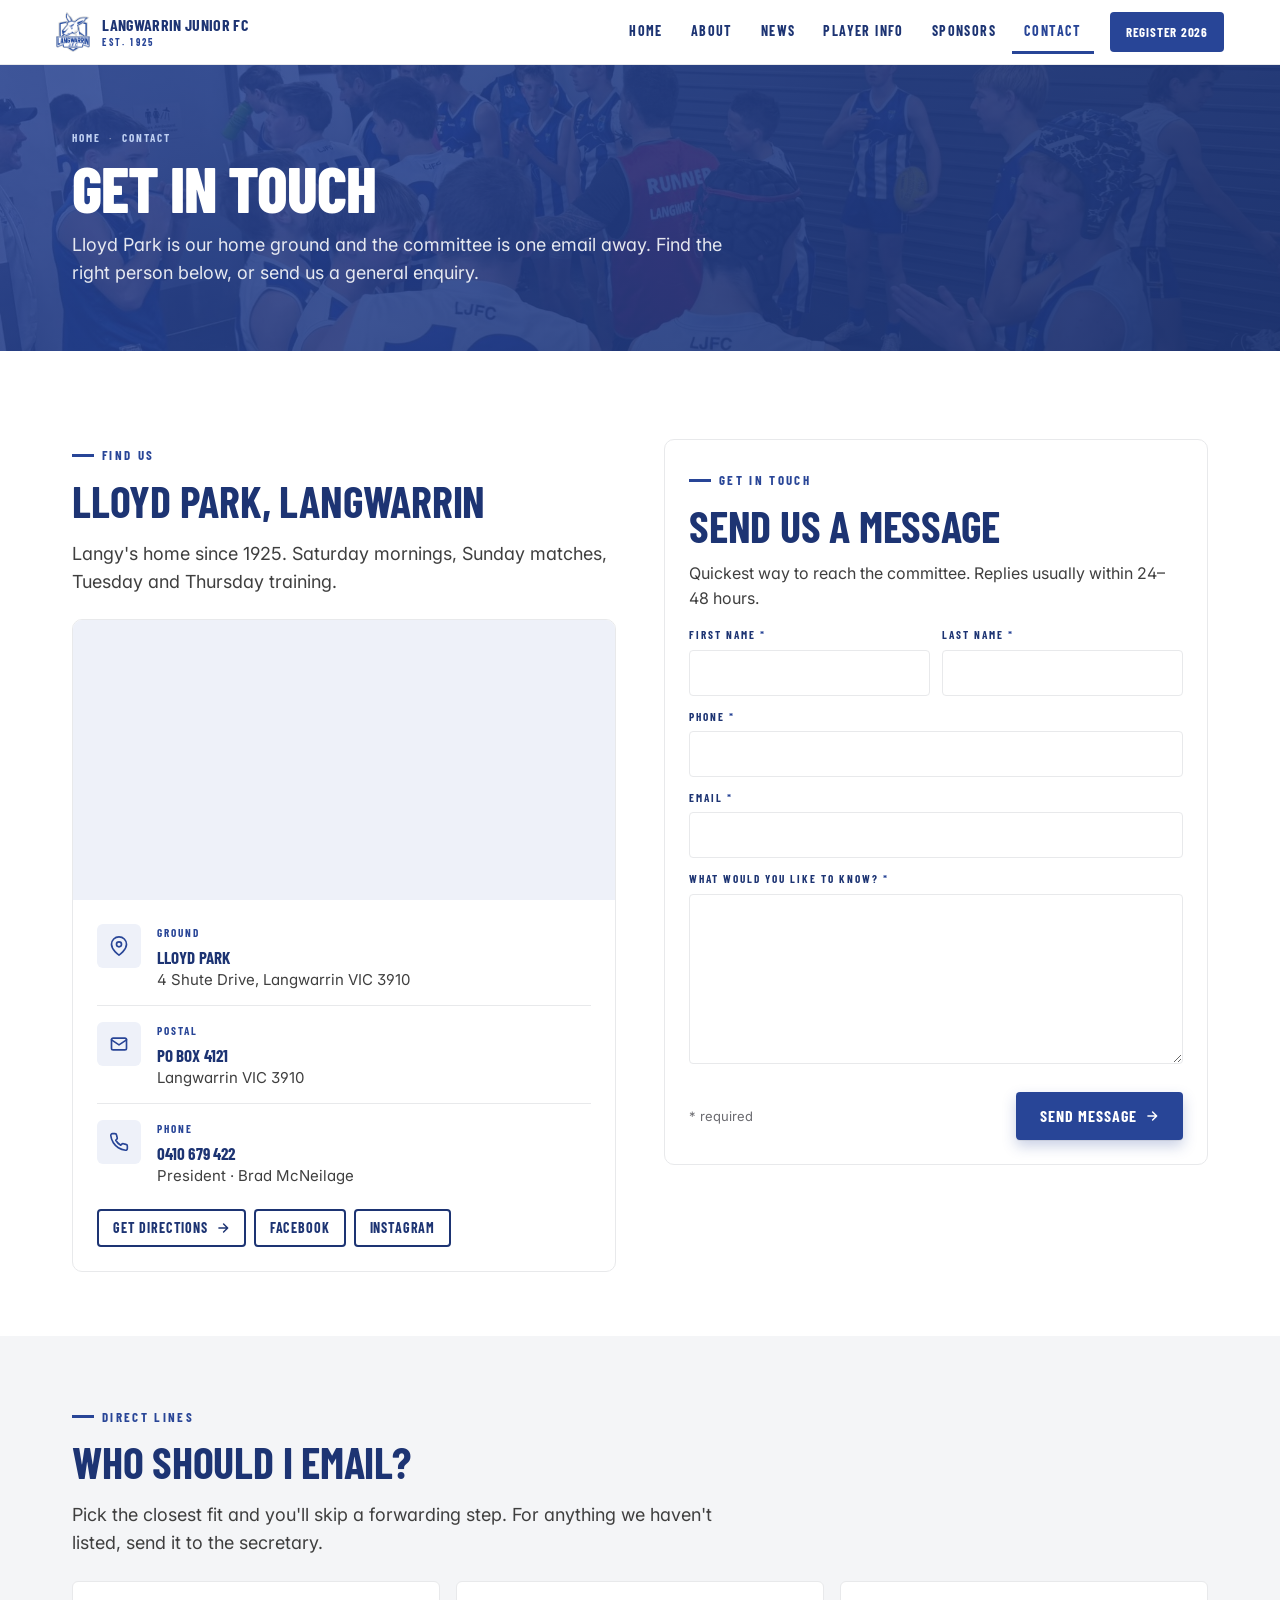
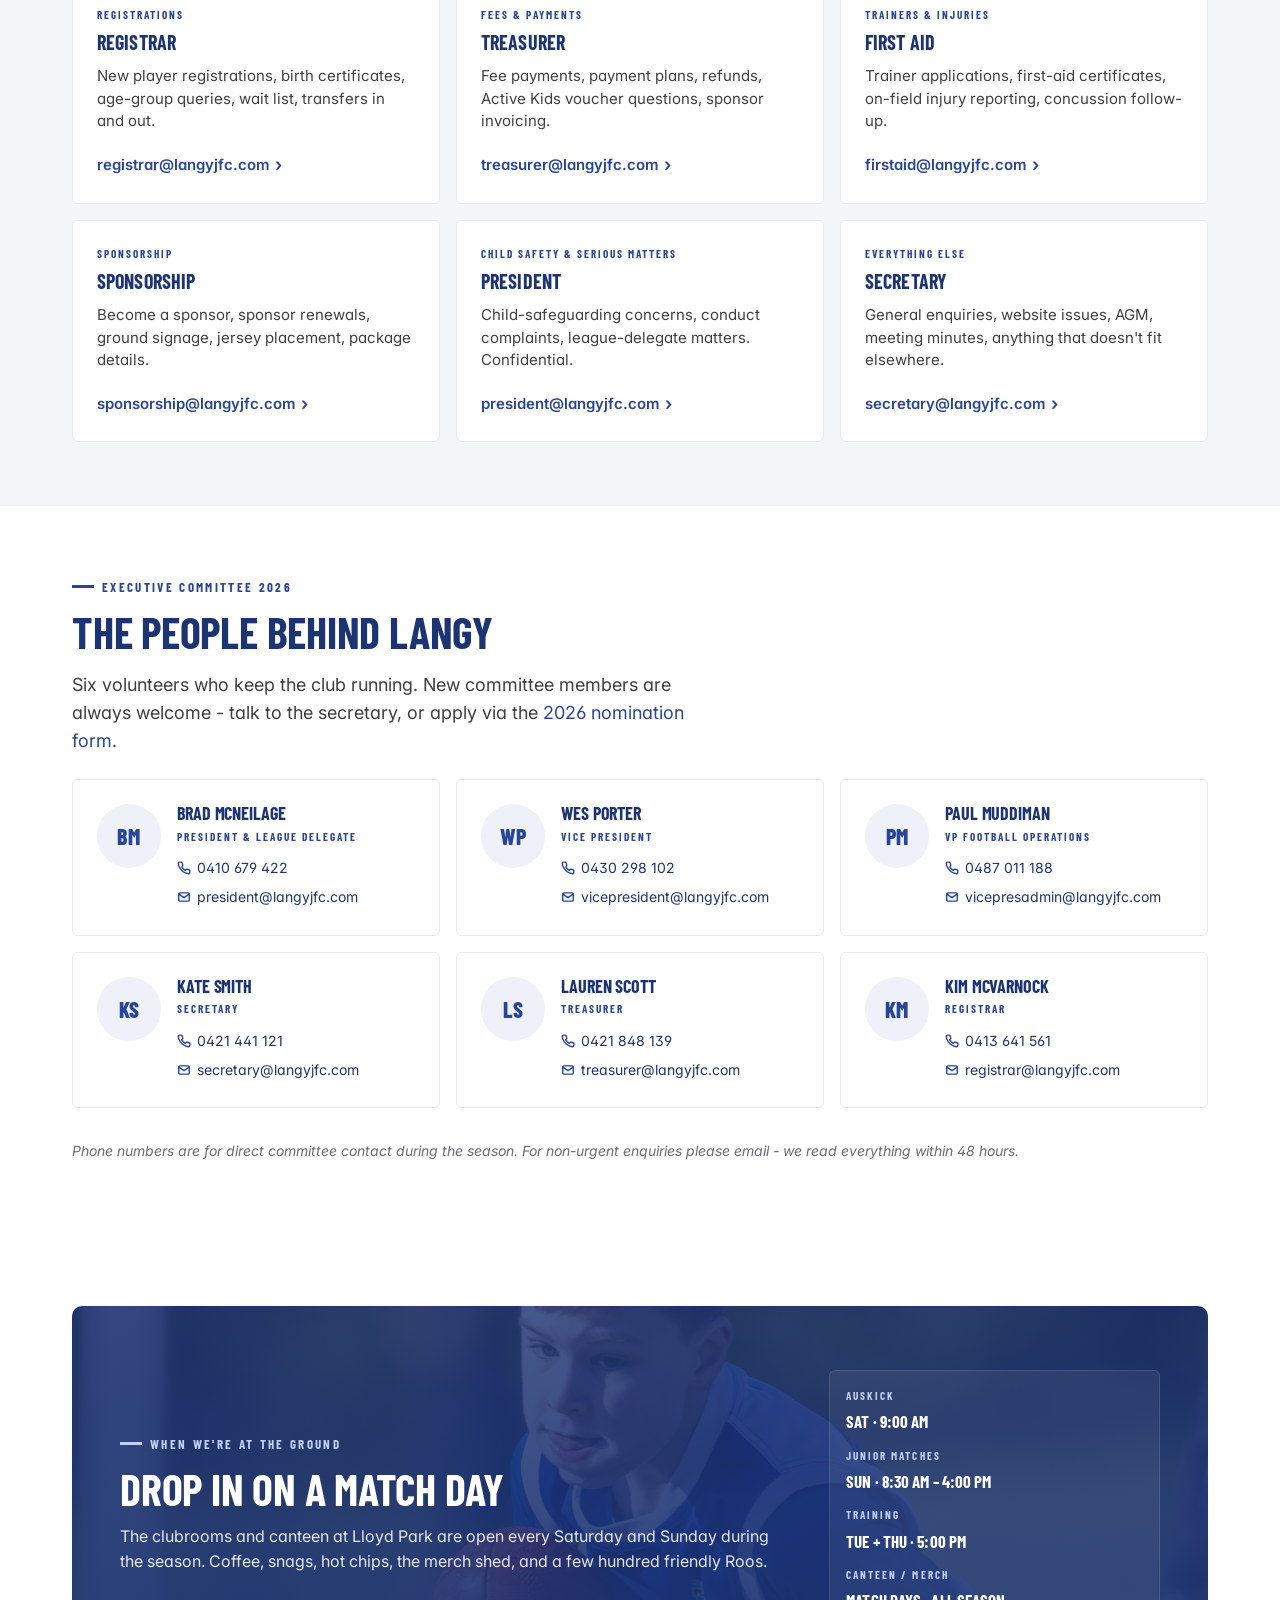
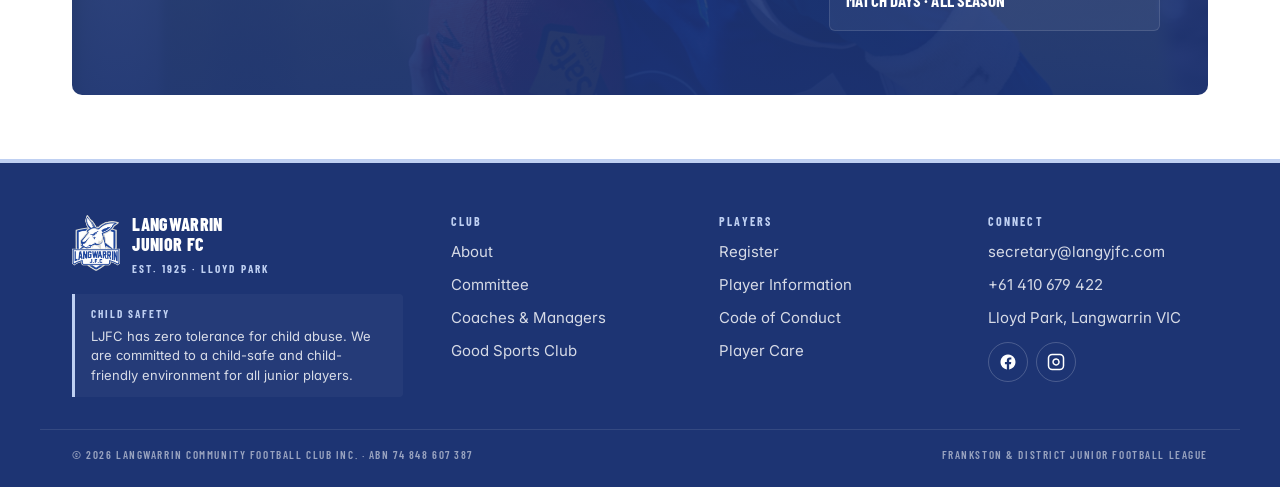
<file: contact.html>
<!--
  v4 - Contact.
  Content lifted from langyjfc.com.au/contactus.html + committee.html.

  Sections:
    1. Sticky header
    2. Page banner
    3. Find us / Get in touch - split: address+map (left) | enquiry form (right)
    4. Who to email - role-routed contact cards
    5. Executive Committee 2026 - six person cards with phone + email
    6. Match-day note (location/canteen)
    7. Footer
-->
<!doctype html>
<html lang="en-AU">

<head>
  <meta charset="utf-8" />
  <meta name="viewport" content="width=device-width, initial-scale=1" />
  <title>Contact - Langwarrin Junior Football Club</title>
  <link rel="preconnect" href="https://fonts.googleapis.com" />
  <link rel="preconnect" href="https://fonts.gstatic.com" crossorigin />
  <link rel="stylesheet"
    href="https://fonts.googleapis.com/css2?family=Barlow+Condensed:wght@500;600;700;800;900&family=Inter:wght@400;500;600;700&display=swap" />
  <link rel="stylesheet" href="styles.css" />
  <style>
    /* ===== split: address + map | form ===== */
    .contact-split {
      display: grid;
      gap: var(--s-5);
      grid-template-columns: 1fr;
      margin-top: var(--s-5);
    }

    @media (min-width: 1024px) {
      .contact-split {
        grid-template-columns: 1fr 1fr;
        gap: var(--s-7);
        align-items: start;
      }
    }

    .find-us {
      background: var(--surface);
      border: 1px solid var(--line);
      border-radius: var(--r-3);
      overflow: hidden;
      display: flex;
      flex-direction: column;
    }

    .find-us__map {
      height: 280px;
      width: 100%;
      border: 0;
      display: block;
      background: var(--blue-tint);
    }

    .find-us__body {
      padding: var(--s-5) var(--s-5) var(--s-5);
    }

    .find-us__addr {
      display: grid;
      grid-template-columns: auto 1fr;
      gap: var(--s-4);
      align-items: start;
    }

    .find-us__addr+.find-us__addr {
      margin-top: var(--s-4);
      padding-top: var(--s-4);
      border-top: 1px solid var(--line);
    }

    .find-us__icon {
      width: 44px;
      height: 44px;
      background: var(--blue-tint);
      color: var(--blue);
      border-radius: var(--r-2);
      display: inline-flex;
      align-items: center;
      justify-content: center;
      flex-shrink: 0;
    }

    .find-us__label {
      font-family: var(--display);
      font-weight: 700;
      font-size: 0.7rem;
      letter-spacing: 0.18em;
      text-transform: uppercase;
      color: var(--blue);
      margin-bottom: 4px;
    }

    .find-us__value {
      font-family: var(--display);
      font-weight: 700;
      font-size: 1.0625rem;
      color: var(--blue-deep);
      line-height: 1.3;
      text-transform: uppercase;
      letter-spacing: 0.005em;
    }

    .find-us__value span {
      display: block;
      font-family: var(--body-face);
      font-weight: 400;
      font-size: 0.9375rem;
      color: var(--body);
      text-transform: none;
      letter-spacing: 0;
      margin-top: 2px;
    }

    /* ===== form ===== */
    .form-card {
      background: var(--surface);
      border: 1px solid var(--line);
      border-radius: var(--r-3);
      padding: var(--s-5);
    }

    .form-card h2 {
      margin-top: 0;
    }

    .form-card .lead {
      font-size: 1rem;
    }

    .form-grid {
      display: grid;
      gap: var(--s-3);
      grid-template-columns: 1fr;
      margin-top: var(--s-4);
    }

    .form-row-2 {
      display: grid;
      grid-template-columns: 1fr 1fr;
      gap: var(--s-3);
    }

    .field {
      display: grid;
      gap: 6px;
    }

    .field label {
      font-family: var(--display);
      font-weight: 700;
      font-size: 0.7rem;
      letter-spacing: 0.18em;
      text-transform: uppercase;
      color: var(--blue-deep);
    }

    .field label span {
      color: var(--blue);
    }

    .field input,
    .field textarea {
      font-family: var(--body-face);
      font-size: 1rem;
      color: var(--blue-deep);
      background: var(--surface);
      border: 1px solid var(--line);
      border-radius: var(--r-1);
      padding: 12px 14px;
      width: 100%;
      transition: border-color .12s, box-shadow .12s;
    }

    .field textarea {
      min-height: 140px;
      resize: vertical;
      line-height: 1.5;
    }

    .field input:focus,
    .field textarea:focus {
      outline: 0;
      border-color: var(--blue);
      box-shadow: 0 0 0 3px rgba(40, 69, 151, 0.15);
    }

    .form-foot {
      display: flex;
      justify-content: space-between;
      align-items: center;
      margin-top: var(--s-4);
      flex-wrap: wrap;
      gap: var(--s-2);
    }

    .form-foot small {
      color: var(--muted);
      font-size: 0.8125rem;
    }

    /* ===== role-routed contact cards ===== */
    .who-grid {
      display: grid;
      gap: var(--s-3);
      grid-template-columns: 1fr;
      margin-top: var(--s-5);
    }

    @media (min-width: 640px) {
      .who-grid {
        grid-template-columns: repeat(2, 1fr);
        gap: var(--s-4);
      }
    }

    @media (min-width: 1024px) {
      .who-grid {
        grid-template-columns: repeat(3, 1fr);
      }
    }

    .who-card {
      background: var(--surface);
      border: 1px solid var(--line);
      border-radius: var(--r-2);
      padding: var(--s-5);
      display: flex;
      flex-direction: column;
      gap: 6px;
      transition: transform .15s, border-color .15s, box-shadow .15s;
      text-decoration: none;
      color: inherit;
    }

    .who-card:hover {
      transform: translateY(-2px);
      border-color: var(--blue);
      box-shadow: var(--shadow-1);
      text-decoration: none;
    }

    .who-card__role {
      font-family: var(--display);
      font-weight: 700;
      font-size: 0.7rem;
      letter-spacing: 0.18em;
      text-transform: uppercase;
      color: var(--blue);
    }

    .who-card__h {
      font-family: var(--display);
      font-weight: 700;
      font-size: 1.25rem;
      color: var(--blue-deep);
      line-height: 1.1;
      text-transform: uppercase;
      letter-spacing: 0.005em;
      margin: 2px 0 6px;
    }

    .who-card p {
      font-size: 0.9375rem;
      color: var(--body);
      margin: 0 0 var(--s-3);
      line-height: 1.5;
    }

    .who-card__email {
      margin-top: auto;
      font-family: var(--body-face);
      font-weight: 600;
      font-size: 0.9375rem;
      color: var(--blue);
      word-break: break-all;
      display: inline-flex;
      align-items: center;
      gap: 6px;
    }

    .who-card__email::after {
      content: "›";
      font-size: 1.125rem;
    }

    /* ===== committee - person cards with avatar, role, phone, email ===== */
    .committee-grid {
      display: grid;
      gap: var(--s-4);
      grid-template-columns: 1fr;
      margin-top: var(--s-5);
    }

    @media (min-width: 640px) {
      .committee-grid {
        grid-template-columns: repeat(2, 1fr);
      }
    }

    @media (min-width: 1024px) {
      .committee-grid {
        grid-template-columns: repeat(3, 1fr);
      }
    }

    .person-card {
      background: var(--surface);
      border: 1px solid var(--line);
      border-radius: var(--r-2);
      padding: var(--s-5);
      display: grid;
      grid-template-columns: auto 1fr;
      gap: var(--s-4);
      align-items: start;
    }

    .person-card__avatar {
      width: 64px;
      height: 64px;
      border-radius: 50%;
      background: var(--blue-tint);
      color: var(--blue);
      display: inline-flex;
      align-items: center;
      justify-content: center;
      font-family: var(--display);
      font-weight: 800;
      font-size: 1.375rem;
      letter-spacing: 0.02em;
      flex-shrink: 0;
    }

    .person-card h3 {
      margin: 0;
      font-size: 1.125rem;
      color: var(--blue-deep);
      line-height: 1.1;
    }

    .person-card__role {
      font-family: var(--display);
      font-weight: 700;
      font-size: 0.7rem;
      letter-spacing: 0.18em;
      text-transform: uppercase;
      color: var(--blue);
      margin: 4px 0 var(--s-3);
    }

    .person-card__lines {
      list-style: none;
      padding: 0;
      margin: 0;
      display: grid;
      gap: 4px;
    }

    .person-card__lines a {
      font-size: 0.875rem;
      color: var(--blue-deep);
      text-decoration: none;
      word-break: break-all;
      display: inline-flex;
      align-items: center;
      gap: 6px;
    }

    .person-card__lines a:hover {
      color: var(--blue);
    }

    .person-card__lines svg {
      color: var(--blue);
      flex-shrink: 0;
    }

    /* ===== match-day note ===== */
    .match-day {
      background:
        linear-gradient(rgba(29, 52, 115, 0.82), rgba(29, 52, 115, 0.94)),
        url('assets/photos/match-day.jpg') 50% 25%/cover no-repeat;
      color: var(--surface);
      padding: var(--s-7) var(--s-5);
      border-radius: var(--r-3);
      position: relative;
      overflow: hidden;
      isolation: isolate;
      display: grid;
      grid-template-columns: 1fr;
      gap: var(--s-4);
      align-items: center;
    }

    @media (min-width: 768px) {
      .match-day {
        grid-template-columns: 2fr 1fr;
        gap: var(--s-7);
        padding: var(--s-7);
      }
    }

    .match-day>* {
      position: relative;
      z-index: 1;
    }

    .match-day .eyebrow {
      color: var(--accent);
    }

    .match-day h2 {
      color: var(--surface);
    }

    .match-day p {
      color: rgba(255, 255, 255, 0.88);
      margin: 0;
    }

    .match-day__times {
      background: rgba(255, 255, 255, 0.06);
      border: 1px solid rgba(255, 255, 255, 0.12);
      border-radius: var(--r-2);
      padding: var(--s-4);
    }

    .match-day__times dt {
      font-family: var(--display);
      font-weight: 700;
      font-size: 0.7rem;
      letter-spacing: 0.18em;
      text-transform: uppercase;
      color: var(--accent);
      margin-top: var(--s-3);
    }

    .match-day__times dt:first-child {
      margin-top: 0;
    }

    .match-day__times dd {
      margin: 4px 0 0;
      color: var(--surface);
      font-family: var(--display);
      font-weight: 700;
      font-size: 1.0625rem;
      text-transform: uppercase;
      letter-spacing: 0.005em;
    }
  </style>
</head>

<body>

  <header class="site-header">
    <div class="site-header__inner">
      <a href="index.html" class="site-header__brand"><img src="assets/logo.png" alt="" />
        <div class="site-header__wordmark">Langwarrin Junior FC<span>Est. 1925</span></div>
      </a>
      <nav class="site-nav" aria-label="Primary">
        <a href="index.html">Home</a>
        <a href="about.html">About</a>
        <a href="news.html">News</a>
        <a href="player-info.html">Player Info</a>
        <a href="sponsors.html">Sponsors</a>
        <a href="contact.html" class="is-active">Contact</a>
      </nav>
      <a href="register.html" class="site-header__cta">Register 2026</a>
      <button class="hamburger" aria-label="Open menu" aria-expanded="false" data-hamburger>
        <svg width="22" height="22" viewBox="0 0 24 24" fill="none" stroke="currentColor" stroke-width="2.4"
          stroke-linecap="round">
          <path d="M3 6h18M3 12h18M3 18h18" />
        </svg>
      </button>
    </div>
  </header>
  <div class="mobile-drawer" data-drawer aria-label="Mobile menu">
    <ul>
      <li><a href="index.html">Home</a></li>
      <li><a href="about.html">About</a></li>
      <li><a href="news.html">News</a></li>
      <li><a href="player-info.html">Player Info</a></li>
      <li><a href="sponsors.html">Sponsors</a></li>
      <li><a href="contact.html">Contact</a></li>
    </ul>
    <a class="btn btn--primary" href="register.html">Register for 2026</a>
  </div>

  <!-- Banner ================================================================ -->
  <section class="page-banner">
    <div class="page-banner__media" style="background-image: url('assets/photos/banner-contact.jpg');"></div>
    <div class="page-banner__overlay"></div>
    <div class="page-banner__inner">
      <div class="page-banner__crumbs"><a href="index.html">Home</a><span>·</span>Contact</div>
      <h1 class="page-banner__title">Get in touch</h1>
      <p class="page-banner__sub">Lloyd Park is our home ground and the committee is one email away. Find the right
        person below, or send us a general enquiry.</p>
    </div>
  </section>

  <!-- Find us + Form ======================================================== -->
  <section class="section">
    <div class="wrap">
      <div class="contact-split">

        <!-- LEFT: address + map -->
        <div>
          <span class="eyebrow">Find us</span>
          <h2 style="max-width: 22ch;">Lloyd Park, Langwarrin</h2>
          <p class="lead">Langy's home since 1925. Saturday mornings, Sunday matches, Tuesday and Thursday training.
          </p>

          <div class="find-us" style="margin-top: var(--s-5);">
            <iframe class="find-us__map" title="Map of Lloyd Park, 4 Shute Drive, Langwarrin"
              src="https://www.openstreetmap.org/export/embed.html?bbox=145.18727%2C-38.15320%2C145.19727%2C-38.14720&amp;layer=mapnik&amp;marker=-38.1502012%2C145.192273"
              loading="lazy" referrerpolicy="no-referrer-when-downgrade"></iframe>
            <div class="find-us__body">
              <div class="find-us__addr">
                <span class="find-us__icon"><svg width="20" height="20" viewBox="0 0 24 24" fill="none"
                    stroke="currentColor" stroke-width="2" stroke-linecap="round" stroke-linejoin="round">
                    <path d="M21 10c0 7-9 13-9 13S3 17 3 10a9 9 0 0 1 18 0z" />
                    <circle cx="12" cy="10" r="3" />
                  </svg></span>
                <div>
                  <div class="find-us__label">Ground</div>
                  <div class="find-us__value">Lloyd Park<span>4 Shute Drive, Langwarrin VIC 3910</span></div>
                </div>
              </div>
              <div class="find-us__addr">
                <span class="find-us__icon"><svg width="20" height="20" viewBox="0 0 24 24" fill="none"
                    stroke="currentColor" stroke-width="2" stroke-linecap="round" stroke-linejoin="round">
                    <rect x="3" y="5" width="18" height="14" rx="2" />
                    <path d="M3 7l9 6 9-6" />
                  </svg></span>
                <div>
                  <div class="find-us__label">Postal</div>
                  <div class="find-us__value">PO Box 4121<span>Langwarrin VIC 3910</span></div>
                </div>
              </div>
              <div class="find-us__addr">
                <span class="find-us__icon"><svg width="20" height="20" viewBox="0 0 24 24" fill="none"
                    stroke="currentColor" stroke-width="2" stroke-linecap="round" stroke-linejoin="round">
                    <path
                      d="M22 16.92v3a2 2 0 0 1-2.18 2 19.79 19.79 0 0 1-8.63-3.07 19.5 19.5 0 0 1-6-6 19.79 19.79 0 0 1-3.07-8.67A2 2 0 0 1 4.11 2h3a2 2 0 0 1 2 1.72 12.84 12.84 0 0 0 .7 2.81 2 2 0 0 1-.45 2.11L8.09 9.91a16 16 0 0 0 6 6l1.27-1.27a2 2 0 0 1 2.11-.45 12.84 12.84 0 0 0 2.81.7A2 2 0 0 1 22 16.92z" />
                  </svg></span>
                <div>
                  <div class="find-us__label">Phone</div>
                  <div class="find-us__value"><a href="tel:+61410679422" style="color: inherit;">0410 679
                      422</a><span>President · Brad McNeilage</span></div>
                </div>
              </div>
              <div style="margin-top: var(--s-5); display: flex; gap: var(--s-2); flex-wrap: wrap;">
                <a class="btn btn--outline btn--sm"
                  href="https://www.google.com/maps/dir/?api=1&amp;destination=Lloyd+Park,+4+Shute+Drive,+Langwarrin+VIC+3910"
                  target="_blank" rel="noopener">
                  Get directions
                  <svg class="btn__arrow" viewBox="0 0 24 24" fill="none" stroke="currentColor" stroke-width="2.5"
                    stroke-linecap="round" stroke-linejoin="round">
                    <path d="M5 12h14M13 5l7 7-7 7" />
                  </svg>
                </a>
                <a class="btn btn--outline btn--sm" href="https://www.facebook.com/langyjfc/" target="_blank"
                  rel="noopener">
                  Facebook
                </a>
                <a class="btn btn--outline btn--sm" href="https://www.instagram.com/langwarrinjfc/" target="_blank"
                  rel="noopener">
                  Instagram
                </a>
              </div>
            </div>
          </div>
        </div>

        <!-- RIGHT: enquiry form -->
        <div>
          <div class="form-card">
            <span class="eyebrow">Get in touch</span>
            <h2 style="margin-bottom: var(--s-3);">Send us a message</h2>
            <p class="lead">Quickest way to reach the committee. Replies usually within 24–48 hours.</p>

            <form class="form-grid" action="#" method="post" novalidate>
              <div class="form-row-2">
                <div class="field">
                  <label for="first">First name <span>*</span></label>
                  <input id="first" name="first" type="text" autocomplete="given-name" required />
                </div>
                <div class="field">
                  <label for="last">Last name <span>*</span></label>
                  <input id="last" name="last" type="text" autocomplete="family-name" required />
                </div>
              </div>
              <div class="field">
                <label for="phone">Phone <span>*</span></label>
                <input id="phone" name="phone" type="tel" inputmode="numeric" autocomplete="tel" required />
              </div>
              <div class="field">
                <label for="email">Email <span>*</span></label>
                <input id="email" name="email" type="email" autocomplete="email" required />
              </div>
              <div class="field">
                <label for="message">What would you like to know? <span>*</span></label>
                <textarea id="message" name="message" rows="6" required></textarea>
              </div>
              <div class="form-foot">
                <small>* required</small>
                <button type="submit" class="btn btn--primary">
                  Send message
                  <svg class="btn__arrow" viewBox="0 0 24 24" fill="none" stroke="currentColor" stroke-width="2.5"
                    stroke-linecap="round" stroke-linejoin="round">
                    <path d="M5 12h14M13 5l7 7-7 7" />
                  </svg>
                </button>
              </div>
            </form>
          </div>
        </div>

      </div>
    </div>
  </section>

  <!-- Who to email ========================================================== -->
  <section class="section" style="background: var(--surface-2);">
    <div class="wrap">
      <span class="eyebrow">Direct lines</span>
      <h2 style="max-width: 22ch;">Who should I email?</h2>
      <p class="lead">Pick the closest fit and you'll skip a forwarding step. For anything we haven't listed, send it to
        the secretary.</p>

      <div class="who-grid">
        <a class="who-card" href="mailto:registrar@langyjfc.com">
          <span class="who-card__role">Registrations</span>
          <span class="who-card__h">Registrar</span>
          <p>New player registrations, birth certificates, age-group queries, wait list, transfers in and out.</p>
          <span class="who-card__email">registrar@langyjfc.com</span>
        </a>
        <a class="who-card" href="mailto:treasurer@langyjfc.com">
          <span class="who-card__role">Fees &amp; payments</span>
          <span class="who-card__h">Treasurer</span>
          <p>Fee payments, payment plans, refunds, Active Kids voucher questions, sponsor invoicing.</p>
          <span class="who-card__email">treasurer@langyjfc.com</span>
        </a>
        <a class="who-card" href="mailto:firstaid@langyjfc.com">
          <span class="who-card__role">Trainers &amp; injuries</span>
          <span class="who-card__h">First Aid</span>
          <p>Trainer applications, first-aid certificates, on-field injury reporting, concussion follow-up.</p>
          <span class="who-card__email">firstaid@langyjfc.com</span>
        </a>
        <a class="who-card" href="mailto:sponsorship@langyjfc.com">
          <span class="who-card__role">Sponsorship</span>
          <span class="who-card__h">Sponsorship</span>
          <p>Become a sponsor, sponsor renewals, ground signage, jersey placement, package details.</p>
          <span class="who-card__email">sponsorship@langyjfc.com</span>
        </a>
        <a class="who-card" href="mailto:president@langyjfc.com">
          <span class="who-card__role">Child safety &amp; serious matters</span>
          <span class="who-card__h">President</span>
          <p>Child-safeguarding concerns, conduct complaints, league-delegate matters. Confidential.</p>
          <span class="who-card__email">president@langyjfc.com</span>
        </a>
        <a class="who-card" href="mailto:secretary@langyjfc.com">
          <span class="who-card__role">Everything else</span>
          <span class="who-card__h">Secretary</span>
          <p>General enquiries, website issues, AGM, meeting minutes, anything that doesn't fit elsewhere.</p>
          <span class="who-card__email">secretary@langyjfc.com</span>
        </a>
      </div>
    </div>
  </section>

  <!-- Committee ============================================================= -->
  <section class="section" id="committee">
    <div class="wrap">
      <span class="eyebrow">Executive Committee 2026</span>
      <h2 style="max-width: 22ch;">The people behind Langy</h2>
      <p class="lead">Six volunteers who keep the club running. New committee members are always welcome - talk to the
        secretary, or apply via the <a
          href="https://www.cognitoforms.com/LangwarrinJuniorFootballClub/_2026CommitteeNomination" target="_blank"
          rel="noopener">2026 nomination form</a>.</p>

      <div class="committee-grid">
        <article class="person-card">
          <span class="person-card__avatar">BM</span>
          <div>
            <h3>Brad McNeilage</h3>
            <div class="person-card__role">President &amp; League Delegate</div>
            <ul class="person-card__lines">
              <li><a href="tel:+61410679422"><svg width="14" height="14" viewBox="0 0 24 24" fill="none"
                    stroke="currentColor" stroke-width="2.4" stroke-linecap="round" stroke-linejoin="round">
                    <path
                      d="M22 16.92v3a2 2 0 0 1-2.18 2 19.79 19.79 0 0 1-8.63-3.07 19.5 19.5 0 0 1-6-6 19.79 19.79 0 0 1-3.07-8.67A2 2 0 0 1 4.11 2h3a2 2 0 0 1 2 1.72 12.84 12.84 0 0 0 .7 2.81 2 2 0 0 1-.45 2.11L8.09 9.91a16 16 0 0 0 6 6l1.27-1.27a2 2 0 0 1 2.11-.45 12.84 12.84 0 0 0 2.81.7A2 2 0 0 1 22 16.92z" />
                  </svg>0410 679 422</a></li>
              <li><a href="mailto:president@langyjfc.com"><svg width="14" height="14" viewBox="0 0 24 24" fill="none"
                    stroke="currentColor" stroke-width="2.4" stroke-linecap="round" stroke-linejoin="round">
                    <rect x="3" y="5" width="18" height="14" rx="2" />
                    <path d="M3 7l9 6 9-6" />
                  </svg>president@langyjfc.com</a></li>
            </ul>
          </div>
        </article>

        <article class="person-card">
          <span class="person-card__avatar">WP</span>
          <div>
            <h3>Wes Porter</h3>
            <div class="person-card__role">Vice President</div>
            <ul class="person-card__lines">
              <li><a href="tel:+61430298102"><svg width="14" height="14" viewBox="0 0 24 24" fill="none"
                    stroke="currentColor" stroke-width="2.4" stroke-linecap="round" stroke-linejoin="round">
                    <path
                      d="M22 16.92v3a2 2 0 0 1-2.18 2 19.79 19.79 0 0 1-8.63-3.07 19.5 19.5 0 0 1-6-6 19.79 19.79 0 0 1-3.07-8.67A2 2 0 0 1 4.11 2h3a2 2 0 0 1 2 1.72 12.84 12.84 0 0 0 .7 2.81 2 2 0 0 1-.45 2.11L8.09 9.91a16 16 0 0 0 6 6l1.27-1.27a2 2 0 0 1 2.11-.45 12.84 12.84 0 0 0 2.81.7A2 2 0 0 1 22 16.92z" />
                  </svg>0430 298 102</a></li>
              <li><a href="mailto:vicepresident@langyjfc.com"><svg width="14" height="14" viewBox="0 0 24 24"
                    fill="none" stroke="currentColor" stroke-width="2.4" stroke-linecap="round" stroke-linejoin="round">
                    <rect x="3" y="5" width="18" height="14" rx="2" />
                    <path d="M3 7l9 6 9-6" />
                  </svg>vicepresident@langyjfc.com</a></li>
            </ul>
          </div>
        </article>

        <article class="person-card">
          <span class="person-card__avatar">PM</span>
          <div>
            <h3>Paul Muddiman</h3>
            <div class="person-card__role">VP Football Operations</div>
            <ul class="person-card__lines">
              <li><a href="tel:+61487011188"><svg width="14" height="14" viewBox="0 0 24 24" fill="none"
                    stroke="currentColor" stroke-width="2.4" stroke-linecap="round" stroke-linejoin="round">
                    <path
                      d="M22 16.92v3a2 2 0 0 1-2.18 2 19.79 19.79 0 0 1-8.63-3.07 19.5 19.5 0 0 1-6-6 19.79 19.79 0 0 1-3.07-8.67A2 2 0 0 1 4.11 2h3a2 2 0 0 1 2 1.72 12.84 12.84 0 0 0 .7 2.81 2 2 0 0 1-.45 2.11L8.09 9.91a16 16 0 0 0 6 6l1.27-1.27a2 2 0 0 1 2.11-.45 12.84 12.84 0 0 0 2.81.7A2 2 0 0 1 22 16.92z" />
                  </svg>0487 011 188</a></li>
              <li><a href="mailto:vicepresadmin@langyjfc.com"><svg width="14" height="14" viewBox="0 0 24 24"
                    fill="none" stroke="currentColor" stroke-width="2.4" stroke-linecap="round" stroke-linejoin="round">
                    <rect x="3" y="5" width="18" height="14" rx="2" />
                    <path d="M3 7l9 6 9-6" />
                  </svg>vicepresadmin@langyjfc.com</a></li>
            </ul>
          </div>
        </article>

        <article class="person-card">
          <span class="person-card__avatar">KS</span>
          <div>
            <h3>Kate Smith</h3>
            <div class="person-card__role">Secretary</div>
            <ul class="person-card__lines">
              <li><a href="tel:+61421441121"><svg width="14" height="14" viewBox="0 0 24 24" fill="none"
                    stroke="currentColor" stroke-width="2.4" stroke-linecap="round" stroke-linejoin="round">
                    <path
                      d="M22 16.92v3a2 2 0 0 1-2.18 2 19.79 19.79 0 0 1-8.63-3.07 19.5 19.5 0 0 1-6-6 19.79 19.79 0 0 1-3.07-8.67A2 2 0 0 1 4.11 2h3a2 2 0 0 1 2 1.72 12.84 12.84 0 0 0 .7 2.81 2 2 0 0 1-.45 2.11L8.09 9.91a16 16 0 0 0 6 6l1.27-1.27a2 2 0 0 1 2.11-.45 12.84 12.84 0 0 0 2.81.7A2 2 0 0 1 22 16.92z" />
                  </svg>0421 441 121</a></li>
              <li><a href="mailto:secretary@langyjfc.com"><svg width="14" height="14" viewBox="0 0 24 24" fill="none"
                    stroke="currentColor" stroke-width="2.4" stroke-linecap="round" stroke-linejoin="round">
                    <rect x="3" y="5" width="18" height="14" rx="2" />
                    <path d="M3 7l9 6 9-6" />
                  </svg>secretary@langyjfc.com</a></li>
            </ul>
          </div>
        </article>

        <article class="person-card">
          <span class="person-card__avatar">LS</span>
          <div>
            <h3>Lauren Scott</h3>
            <div class="person-card__role">Treasurer</div>
            <ul class="person-card__lines">
              <li><a href="tel:+61421848139"><svg width="14" height="14" viewBox="0 0 24 24" fill="none"
                    stroke="currentColor" stroke-width="2.4" stroke-linecap="round" stroke-linejoin="round">
                    <path
                      d="M22 16.92v3a2 2 0 0 1-2.18 2 19.79 19.79 0 0 1-8.63-3.07 19.5 19.5 0 0 1-6-6 19.79 19.79 0 0 1-3.07-8.67A2 2 0 0 1 4.11 2h3a2 2 0 0 1 2 1.72 12.84 12.84 0 0 0 .7 2.81 2 2 0 0 1-.45 2.11L8.09 9.91a16 16 0 0 0 6 6l1.27-1.27a2 2 0 0 1 2.11-.45 12.84 12.84 0 0 0 2.81.7A2 2 0 0 1 22 16.92z" />
                  </svg>0421 848 139</a></li>
              <li><a href="mailto:treasurer@langyjfc.com"><svg width="14" height="14" viewBox="0 0 24 24" fill="none"
                    stroke="currentColor" stroke-width="2.4" stroke-linecap="round" stroke-linejoin="round">
                    <rect x="3" y="5" width="18" height="14" rx="2" />
                    <path d="M3 7l9 6 9-6" />
                  </svg>treasurer@langyjfc.com</a></li>
            </ul>
          </div>
        </article>

        <article class="person-card">
          <span class="person-card__avatar">KM</span>
          <div>
            <h3>Kim McVarnock</h3>
            <div class="person-card__role">Registrar</div>
            <ul class="person-card__lines">
              <li><a href="tel:+61413641561"><svg width="14" height="14" viewBox="0 0 24 24" fill="none"
                    stroke="currentColor" stroke-width="2.4" stroke-linecap="round" stroke-linejoin="round">
                    <path
                      d="M22 16.92v3a2 2 0 0 1-2.18 2 19.79 19.79 0 0 1-8.63-3.07 19.5 19.5 0 0 1-6-6 19.79 19.79 0 0 1-3.07-8.67A2 2 0 0 1 4.11 2h3a2 2 0 0 1 2 1.72 12.84 12.84 0 0 0 .7 2.81 2 2 0 0 1-.45 2.11L8.09 9.91a16 16 0 0 0 6 6l1.27-1.27a2 2 0 0 1 2.11-.45 12.84 12.84 0 0 0 2.81.7A2 2 0 0 1 22 16.92z" />
                  </svg>0413 641 561</a></li>
              <li><a href="mailto:registrar@langyjfc.com"><svg width="14" height="14" viewBox="0 0 24 24" fill="none"
                    stroke="currentColor" stroke-width="2.4" stroke-linecap="round" stroke-linejoin="round">
                    <rect x="3" y="5" width="18" height="14" rx="2" />
                    <path d="M3 7l9 6 9-6" />
                  </svg>registrar@langyjfc.com</a></li>
            </ul>
          </div>
        </article>
      </div>

      <p style="margin-top: var(--s-6); font-size: 0.875rem; color: var(--muted);">
        <em>Phone numbers are for direct committee contact during the season. For non-urgent enquiries please email - we
          read everything within 48 hours.</em>
      </p>
    </div>
  </section>

  <!-- Match-day note ======================================================== -->
  <section class="section">
    <div class="wrap">
      <div class="match-day">
        <div>
          <span class="eyebrow">When we're at the ground</span>
          <h2 style="margin-bottom: var(--s-3);">Drop in on a match day</h2>
          <p>The clubrooms and canteen at Lloyd Park are open every Saturday and Sunday during the season. Coffee,
            snags, hot chips, the merch shed, and a few hundred friendly Roos.</p>
        </div>
        <dl class="match-day__times">
          <dt>Auskick</dt>
          <dd>Sat · 9:00 am</dd>
          <dt>Junior matches</dt>
          <dd>Sun · 8:30 am – 4:00 pm</dd>
          <dt>Training</dt>
          <dd>Tue + Thu · 5:00 pm</dd>
          <dt>Canteen / merch</dt>
          <dd>Match days · all season</dd>
        </dl>
      </div>
    </div>
  </section>

  <!-- Footer ================================================================ -->
  <footer class="site-footer">
    <div class="stripe-rule"></div>
    <div class="wrap site-footer__grid">
      <div>
        <div class="site-footer__brand">
          <img src="assets/logo.png" alt="" />
          <div><strong>Langwarrin<br />Junior FC</strong><small>Est. 1925 · Lloyd Park</small></div>
        </div>
        <div class="site-footer__safe">
          <strong>Child safety</strong>
          LJFC has zero tolerance for child abuse. We are committed to a child-safe and child-friendly environment for
          all junior players.
        </div>
      </div>
      <div>
        <h4>Club</h4>
        <ul>
          <li><a href="about.html">About</a></li>
          <li><a href="about.html">Committee</a></li>
          <li><a href="about.html">Coaches &amp; Managers</a></li>
          <li><a href="about.html">Good Sports Club</a></li>
        </ul>
      </div>
      <div>
        <h4>Players</h4>
        <ul>
          <li><a href="register.html">Register</a></li>
          <li><a href="player-info.html">Player Information</a></li>
          <li><a href="player-info.html#codes">Code of Conduct</a></li>
          <li><a href="player-info.html#player-care">Player Care</a></li>
        </ul>
      </div>
      <div>
        <h4>Connect</h4>
        <ul>
          <li><a href="mailto:secretary@langyjfc.com">secretary@langyjfc.com</a></li>
          <li><a href="tel:+61410679422">+61 410 679 422</a></li>
          <li><a href="contact.html">Lloyd Park, Langwarrin VIC</a></li>
        </ul>
        <div class="site-footer__social" style="margin-top: var(--s-3);">
          <a href="https://www.facebook.com/langyjfc/" aria-label="Facebook"><svg width="18" height="18"
              viewBox="0 0 24 24" fill="currentColor">
              <path
                d="M22 12.06C22 6.5 17.52 2 12 2S2 6.5 2 12.06c0 5 3.66 9.15 8.44 9.94v-7.03H7.9v-2.91h2.54V9.85c0-2.51 1.49-3.89 3.77-3.89 1.09 0 2.24.2 2.24.2v2.46H15.2c-1.24 0-1.63.77-1.63 1.56v1.88h2.78l-.44 2.91h-2.34V22c4.78-.79 8.43-4.94 8.43-9.94z" />
            </svg></a>
          <a href="https://www.instagram.com/langwarrinjfc/" aria-label="Instagram"><svg width="18" height="18"
              viewBox="0 0 24 24" fill="none" stroke="currentColor" stroke-width="2">
              <rect x="2" y="2" width="20" height="20" rx="5" />
              <path d="M16 11.37A4 4 0 1 1 12.63 8 4 4 0 0 1 16 11.37z" />
              <line x1="17.5" y1="6.5" x2="17.51" y2="6.5" />
            </svg></a>
        </div>
      </div>
    </div>
    <div class="wrap site-footer__bottom">
      <span>© 2026 Langwarrin Community Football Club Inc. · ABN 74 848 607 387</span>
      <span>Frankston &amp; District Junior Football League</span>
    </div>
  </footer>

  <script src="script.js"></script>
</body>

</html>
</file>
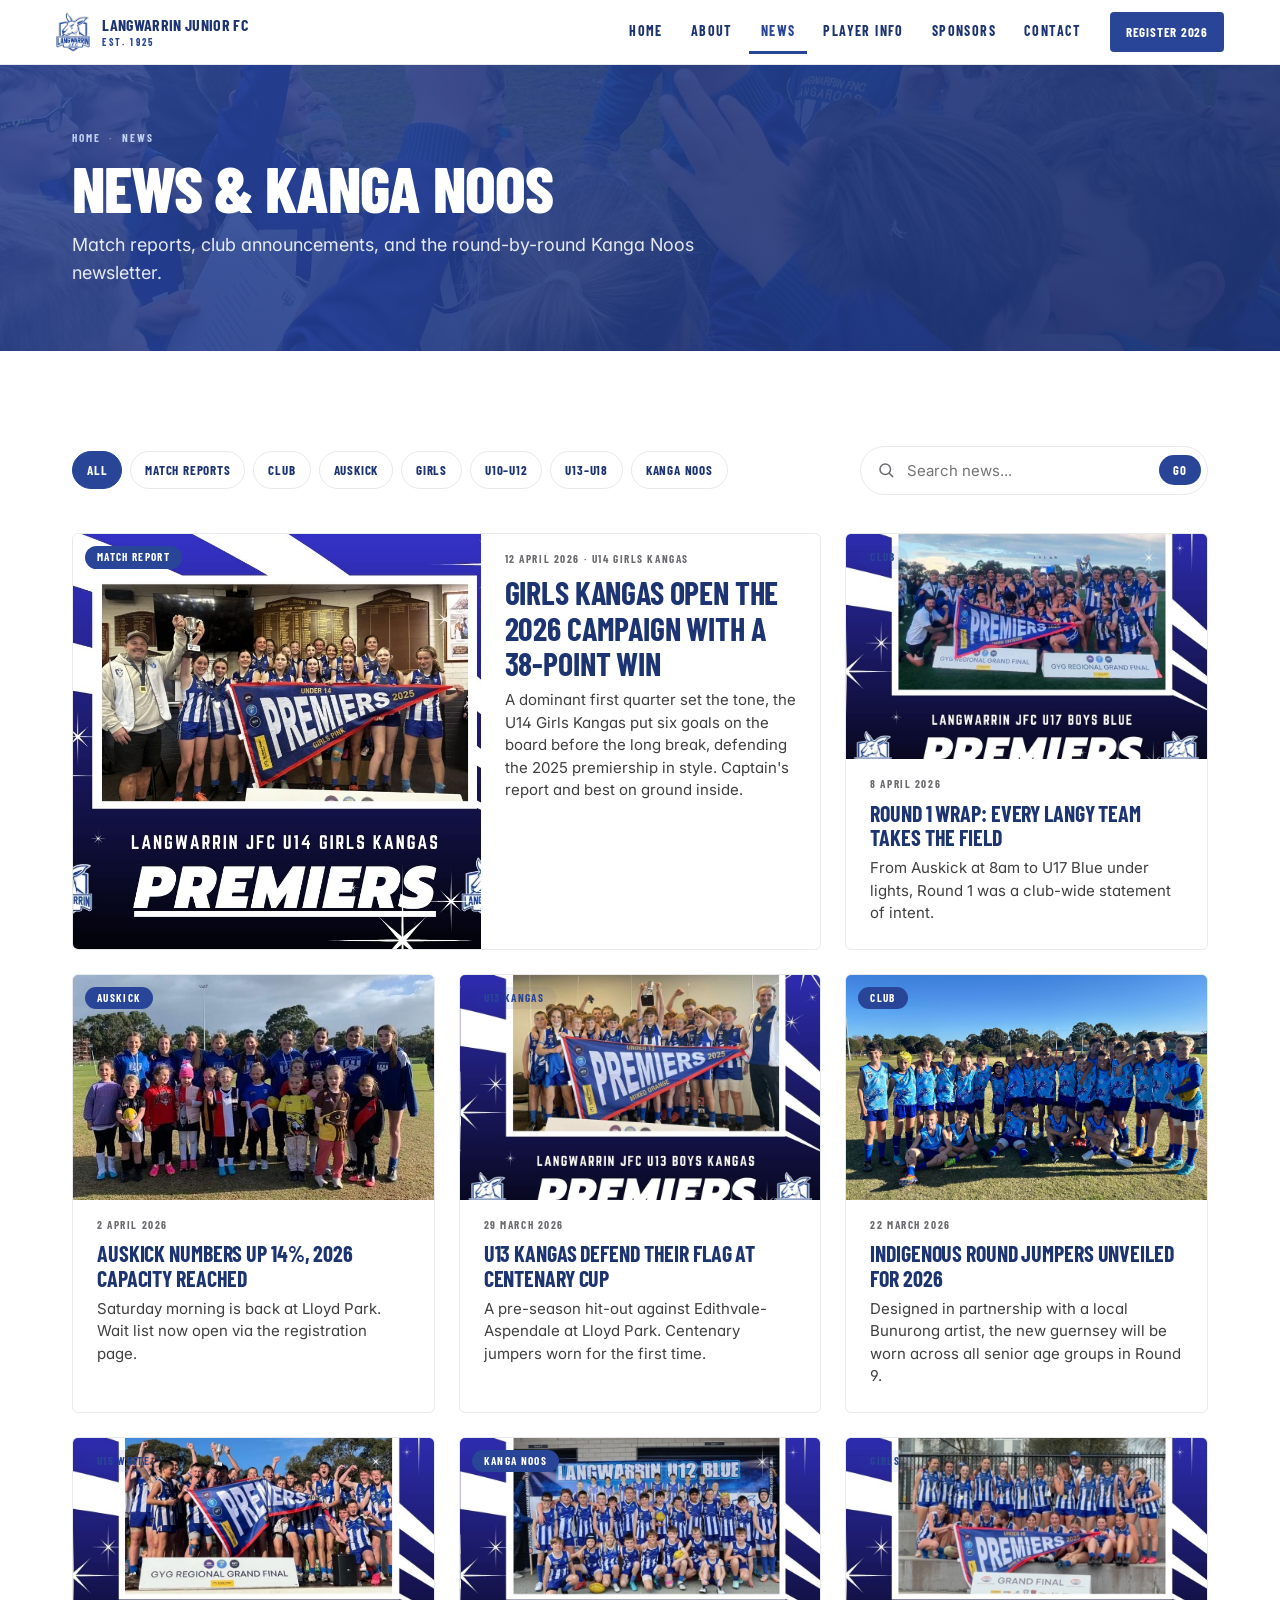
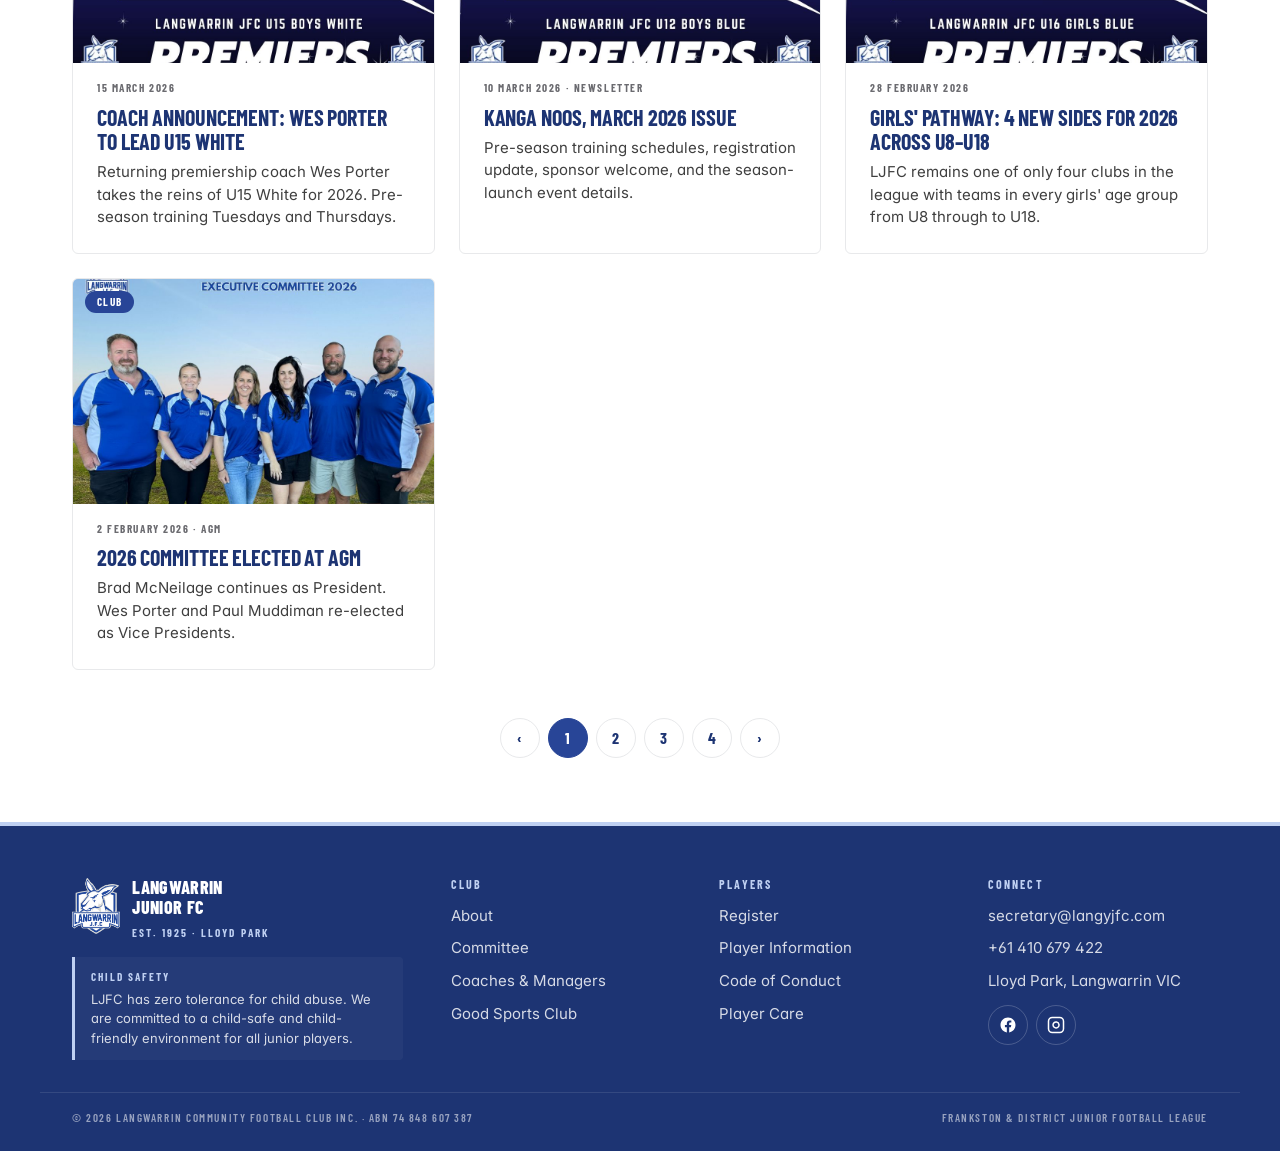
<file: news.html>
<!--
  ux3 - monochrome restyle of /ux/news.html.
  Editorial card grid, category pills, filter chips, search, pagination.
-->
<!doctype html>
<html lang="en-AU">

<head>
  <meta charset="utf-8" />
  <meta name="viewport" content="width=device-width, initial-scale=1" />
  <title>News &amp; Kanga Noos - Langwarrin Junior FC</title>
  <link rel="preconnect" href="https://fonts.googleapis.com" />
  <link rel="preconnect" href="https://fonts.gstatic.com" crossorigin />
  <link rel="stylesheet"
    href="https://fonts.googleapis.com/css2?family=Barlow+Condensed:wght@500;600;700;800;900&family=Inter:wght@400;500;600;700&display=swap" />
  <link rel="stylesheet" href="styles.css" />
  <style>
    .pagination {
      display: flex;
      align-items: center;
      justify-content: center;
      gap: var(--s-2);
      margin-top: var(--s-7);
    }

    .pagination a,
    .pagination span {
      display: inline-flex;
      align-items: center;
      justify-content: center;
      min-width: 40px;
      height: 40px;
      border-radius: 50%;
      font-family: var(--display);
      font-weight: 700;
      text-decoration: none;
      color: var(--blue-deep);
      border: 1px solid var(--line);
      padding: 0 12px;
      letter-spacing: 0.05em;
    }

    .pagination .is-current {
      background: var(--blue);
      color: var(--surface);
      border-color: var(--blue);
    }

    .pagination a:hover {
      border-color: var(--blue);
      color: var(--blue);
      text-decoration: none;
    }

    .news-toolbar {
      display: grid;
      gap: var(--s-3);
      grid-template-columns: 1fr;
      margin: var(--s-5) 0 var(--s-6);
    }

    @media (min-width: 768px) {
      .news-toolbar {
        grid-template-columns: 1fr auto;
        align-items: center;
      }
    }

    .news-search {
      display: flex;
      gap: var(--s-2);
      background: var(--surface);
      border: 1px solid var(--line);
      border-radius: 999px;
      padding: 6px 6px 6px 16px;
      align-items: center;
    }

    .news-search svg {
      color: var(--muted);
      flex-shrink: 0;
    }

    .news-search input {
      border: 0;
      flex: 1;
      padding: 8px 4px;
      font-family: var(--body-face);
      font-size: 0.9375rem;
      background: transparent;
      min-width: 0;
    }

    .news-search input:focus {
      outline: 0;
    }

    .news-search button {
      background: var(--blue);
      color: var(--surface);
      border: 0;
      padding: 8px 14px;
      border-radius: 999px;
      font-family: var(--display);
      font-weight: 700;
      letter-spacing: 0.08em;
      text-transform: uppercase;
      font-size: 0.78rem;
      cursor: pointer;
    }

    .news-search button:hover {
      background: var(--blue-dark);
    }
  </style>
</head>

<body>

  <header class="site-header">
    <div class="site-header__inner">
      <a href="index.html" class="site-header__brand"><img src="assets/logo.png" alt="" />
        <div class="site-header__wordmark">Langwarrin Junior FC<span>Est. 1925</span></div>
      </a>
      <nav class="site-nav" aria-label="Primary">
        <a href="index.html">Home</a>
        <a href="about.html">About</a>
        <a href="news.html" class="is-active">News</a>
        <a href="player-info.html">Player Info</a>
        <a href="sponsors.html">Sponsors</a>
        <a href="contact.html">Contact</a>
      </nav>
      <a href="register.html" class="site-header__cta">Register 2026</a>
      <button class="hamburger" aria-label="Open menu" aria-expanded="false" data-hamburger>
        <svg width="22" height="22" viewBox="0 0 24 24" fill="none" stroke="currentColor" stroke-width="2.4"
          stroke-linecap="round">
          <path d="M3 6h18M3 12h18M3 18h18" />
        </svg>
      </button>
    </div>
  </header>
  <div class="mobile-drawer" data-drawer aria-label="Mobile menu">
    <ul>
      <li><a href="index.html">Home</a></li>
      <li><a href="about.html">About</a></li>
      <li><a href="news.html">News</a></li>
      <li><a href="player-info.html">Player Info</a></li>
      <li><a href="sponsors.html">Sponsors</a></li>
      <li><a href="contact.html">Contact</a></li>
    </ul>
    <a class="btn btn--primary" href="register.html">Register for 2026</a>
  </div>

  <!-- Banner ================================================================ -->
  <section class="page-banner">
    <div class="page-banner__media" style="background-image: url('assets/photos/banner-news.jpg');"></div>
    <div class="page-banner__overlay"></div>
    <div class="page-banner__inner">
      <div class="page-banner__crumbs"><a href="index.html">Home</a><span>·</span>News</div>
      <h1 class="page-banner__title">News &amp; Kanga Noos</h1>
      <p class="page-banner__sub">Match reports, club announcements, and the round-by-round Kanga Noos newsletter.</p>
    </div>
  </section>

  <!-- Filter + grid ========================================================= -->
  <section class="section">
    <div class="wrap">

      <div class="news-toolbar">
        <div class="chips" data-chips role="tablist" aria-label="Filter news">
          <a href="#" class="chip is-active">All</a>
          <a href="#" class="chip">Match Reports</a>
          <a href="#" class="chip">Club</a>
          <a href="#" class="chip">Auskick</a>
          <a href="#" class="chip">Girls</a>
          <a href="#" class="chip">U10–U12</a>
          <a href="#" class="chip">U13–U18</a>
          <a href="#" class="chip">Kanga Noos</a>
        </div>
        <form class="news-search" role="search" onsubmit="return false;">
          <svg width="18" height="18" viewBox="0 0 24 24" fill="none" stroke="currentColor" stroke-width="2"
            stroke-linecap="round" stroke-linejoin="round">
            <circle cx="11" cy="11" r="7" />
            <path d="M21 21l-4.35-4.35" />
          </svg>
          <input type="search" placeholder="Search news..." aria-label="Search news" />
          <button type="submit">Go</button>
        </form>
      </div>

      <div class="news-grid">
        <a class="news-card news-card--featured" href="#">
          <div class="news-card__media" style="background-image: url('assets/teams/u14-girls-kangas.jpg');">
            <span class="pill pill--solid news-card__pill">Match Report</span>
          </div>
          <div class="news-card__body">
            <div class="news-card__meta">12 April 2026 · U14 Girls Kangas</div>
            <h3 class="news-card__title">Girls Kangas open the 2026 campaign with a 38-point win</h3>
            <p class="news-card__excerpt">A dominant first quarter set the tone, the U14 Girls Kangas put six goals on
              the board before the long break, defending the 2025 premiership in style. Captain's report and best on
              ground inside.</p>
          </div>
        </a>

        <a class="news-card" href="#">
          <div class="news-card__media" style="background-image: url('assets/teams/u17-blue.jpg');">
            <span class="pill news-card__pill">Club</span>
          </div>
          <div class="news-card__body">
            <div class="news-card__meta">8 April 2026</div>
            <h3 class="news-card__title">Round 1 wrap: every Langy team takes the field</h3>
            <p class="news-card__excerpt">From Auskick at 8am to U17 Blue under lights, Round 1 was a club-wide
              statement of intent.</p>
          </div>
        </a>

        <a class="news-card" href="#">
          <div class="news-card__media" style="background-image: url('assets/photos/auskick.jpg');">
            <span class="pill pill--solid news-card__pill">Auskick</span>
          </div>
          <div class="news-card__body">
            <div class="news-card__meta">2 April 2026</div>
            <h3 class="news-card__title">Auskick numbers up 14%, 2026 capacity reached</h3>
            <p class="news-card__excerpt">Saturday morning is back at Lloyd Park. Wait list now open via the
              registration page.</p>
          </div>
        </a>

        <a class="news-card" href="#">
          <div class="news-card__media" style="background-image: url('assets/teams/u13-kangas.jpg');">
            <span class="pill news-card__pill">U13 Kangas</span>
          </div>
          <div class="news-card__body">
            <div class="news-card__meta">29 March 2026</div>
            <h3 class="news-card__title">U13 Kangas defend their flag at Centenary Cup</h3>
            <p class="news-card__excerpt">A pre-season hit-out against Edithvale-Aspendale at Lloyd Park. Centenary
              jumpers worn for the first time.</p>
          </div>
        </a>

        <a class="news-card" href="#">
          <div class="news-card__media" style="background-image: url('assets/photos/indigenous-round.jpg');">
            <span class="pill pill--solid news-card__pill">Club</span>
          </div>
          <div class="news-card__body">
            <div class="news-card__meta">22 March 2026</div>
            <h3 class="news-card__title">Indigenous Round jumpers unveiled for 2026</h3>
            <p class="news-card__excerpt">Designed in partnership with a local Bunurong artist, the new guernsey will be
              worn across all senior age groups in Round 9.</p>
          </div>
        </a>

        <a class="news-card" href="#">
          <div class="news-card__media" style="background-image: url('assets/teams/u15-white.jpg');">
            <span class="pill news-card__pill">U15 White</span>
          </div>
          <div class="news-card__body">
            <div class="news-card__meta">15 March 2026</div>
            <h3 class="news-card__title">Coach announcement: Wes Porter to lead U15 White</h3>
            <p class="news-card__excerpt">Returning premiership coach Wes Porter takes the reins of U15 White for 2026.
              Pre-season training Tuesdays and Thursdays.</p>
          </div>
        </a>

        <a class="news-card" href="#">
          <div class="news-card__media" style="background-image: url('assets/teams/u12-blue.jpg');">
            <span class="pill pill--solid news-card__pill">Kanga Noos</span>
          </div>
          <div class="news-card__body">
            <div class="news-card__meta">10 March 2026 · Newsletter</div>
            <h3 class="news-card__title">Kanga Noos, March 2026 issue</h3>
            <p class="news-card__excerpt">Pre-season training schedules, registration update, sponsor welcome, and the
              season-launch event details.</p>
          </div>
        </a>

        <a class="news-card" href="#">
          <div class="news-card__media" style="background-image: url('assets/teams/u16-girls.jpg');">
            <span class="pill news-card__pill">Girls</span>
          </div>
          <div class="news-card__body">
            <div class="news-card__meta">28 February 2026</div>
            <h3 class="news-card__title">Girls' pathway: 4 new sides for 2026 across U8–U18</h3>
            <p class="news-card__excerpt">LJFC remains one of only four clubs in the league with teams in every girls'
              age group from U8 through to U18.</p>
          </div>
        </a>

        <a class="news-card" href="#">
          <div class="news-card__media" style="background-image: url('assets/photos/committee.jpg');">
            <span class="pill pill--solid news-card__pill">Club</span>
          </div>
          <div class="news-card__body">
            <div class="news-card__meta">2 February 2026 · AGM</div>
            <h3 class="news-card__title">2026 committee elected at AGM</h3>
            <p class="news-card__excerpt">Brad McNeilage continues as President. Wes Porter and Paul Muddiman re-elected
              as Vice Presidents.</p>
          </div>
        </a>
      </div>

      <nav class="pagination" aria-label="News pagination">
        <a href="#" aria-label="Previous">‹</a>
        <span class="is-current" aria-current="page">1</span>
        <a href="#">2</a>
        <a href="#">3</a>
        <a href="#">4</a>
        <a href="#" aria-label="Next">›</a>
      </nav>
    </div>
  </section>

  <!-- Footer ================================================================ -->
  <footer class="site-footer">
    <div class="stripe-rule"></div>
    <div class="wrap site-footer__grid">
      <div>
        <div class="site-footer__brand">
          <img src="assets/logo.png" alt="" />
          <div><strong>Langwarrin<br />Junior FC</strong><small>Est. 1925 · Lloyd Park</small></div>
        </div>
        <div class="site-footer__safe">
          <strong>Child safety</strong>
          LJFC has zero tolerance for child abuse. We are committed to a child-safe and child-friendly environment for
          all junior players.
        </div>
      </div>
      <div>
        <h4>Club</h4>
        <ul>
          <li><a href="about.html">About</a></li>
          <li><a href="about.html">Committee</a></li>
          <li><a href="about.html">Coaches &amp; Managers</a></li>
          <li><a href="about.html">Good Sports Club</a></li>
        </ul>
      </div>
      <div>
        <h4>Players</h4>
        <ul>
          <li><a href="register.html">Register</a></li>
          <li><a href="player-info.html">Player Information</a></li>
          <li><a href="about.html">Code of Conduct</a></li>
          <li><a href="about.html">Player Care</a></li>
        </ul>
      </div>
      <div>
        <h4>Connect</h4>
        <ul>
          <li><a href="mailto:secretary@langyjfc.com">secretary@langyjfc.com</a></li>
          <li><a href="tel:+61410679422">+61 410 679 422</a></li>
          <li><a href="contact.html">Lloyd Park, Langwarrin VIC</a></li>
        </ul>
        <div class="site-footer__social" style="margin-top: var(--s-3);">
          <a href="#" aria-label="Facebook"><svg width="18" height="18" viewBox="0 0 24 24" fill="currentColor">
              <path
                d="M22 12.06C22 6.5 17.52 2 12 2S2 6.5 2 12.06c0 5 3.66 9.15 8.44 9.94v-7.03H7.9v-2.91h2.54V9.85c0-2.51 1.49-3.89 3.77-3.89 1.09 0 2.24.2 2.24.2v2.46H15.2c-1.24 0-1.63.77-1.63 1.56v1.88h2.78l-.44 2.91h-2.34V22c4.78-.79 8.43-4.94 8.43-9.94z" />
            </svg></a>
          <a href="#" aria-label="Instagram"><svg width="18" height="18" viewBox="0 0 24 24" fill="none"
              stroke="currentColor" stroke-width="2">
              <rect x="2" y="2" width="20" height="20" rx="5" />
              <path d="M16 11.37A4 4 0 1 1 12.63 8 4 4 0 0 1 16 11.37z" />
              <line x1="17.5" y1="6.5" x2="17.51" y2="6.5" />
            </svg></a>
        </div>
      </div>
    </div>
    <div class="wrap site-footer__bottom">
      <span>© 2026 Langwarrin Community Football Club Inc. · ABN 74 848 607 387</span>
      <span>Frankston &amp; District Junior Football League</span>
    </div>
  </footer>

  <script src="script.js"></script>
</body>

</html>
</file>
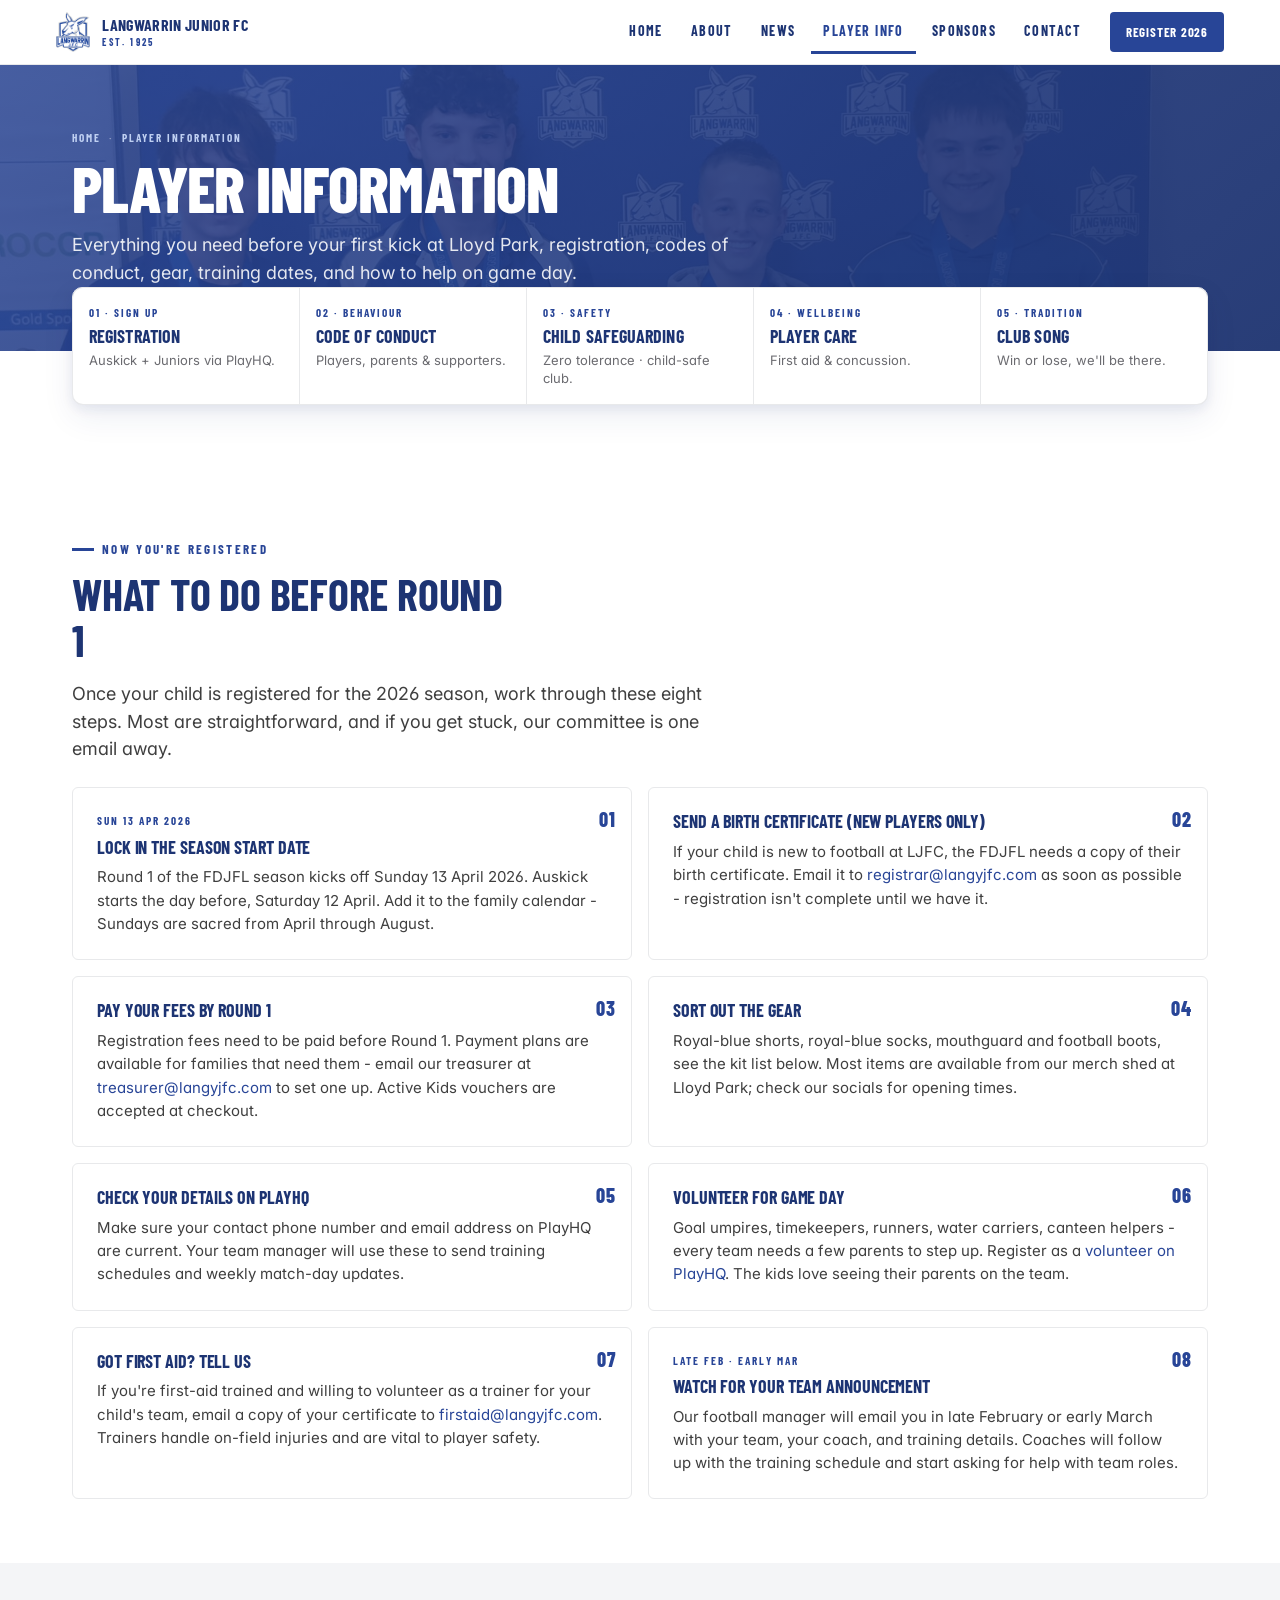
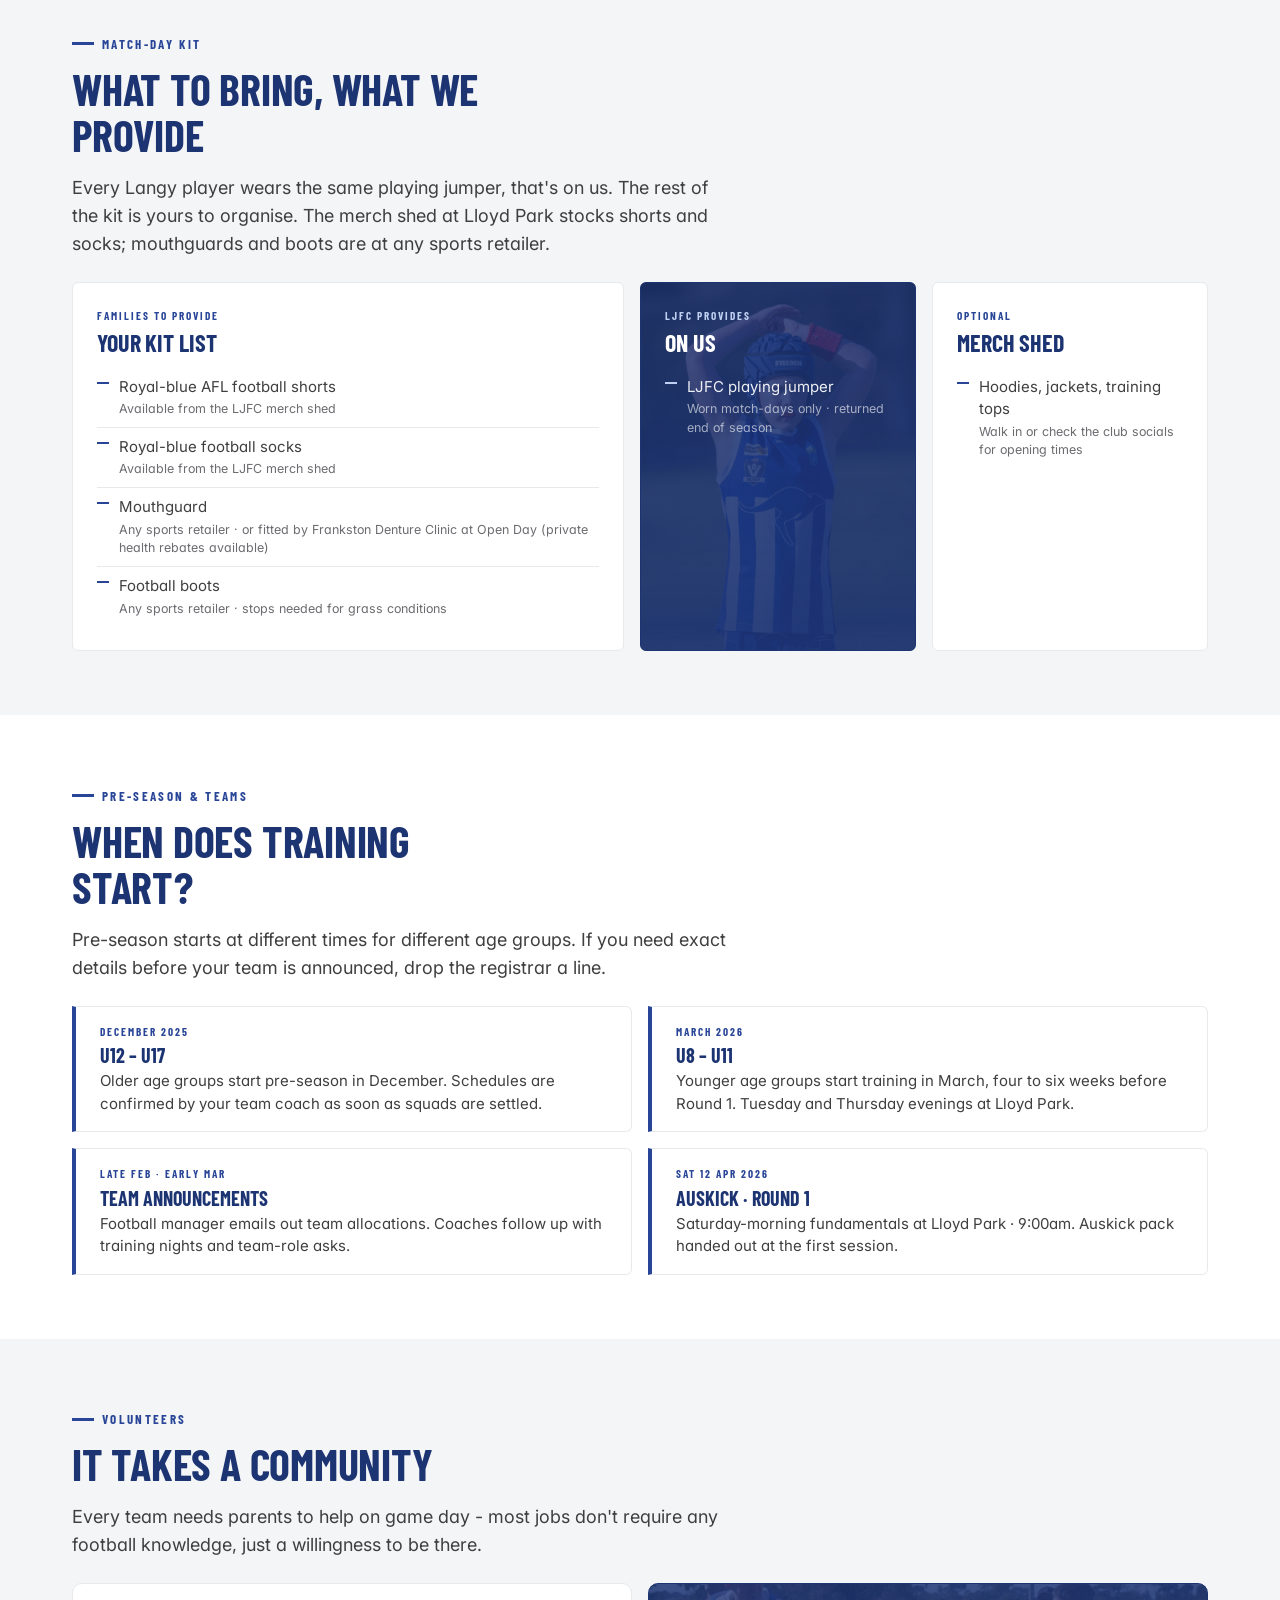
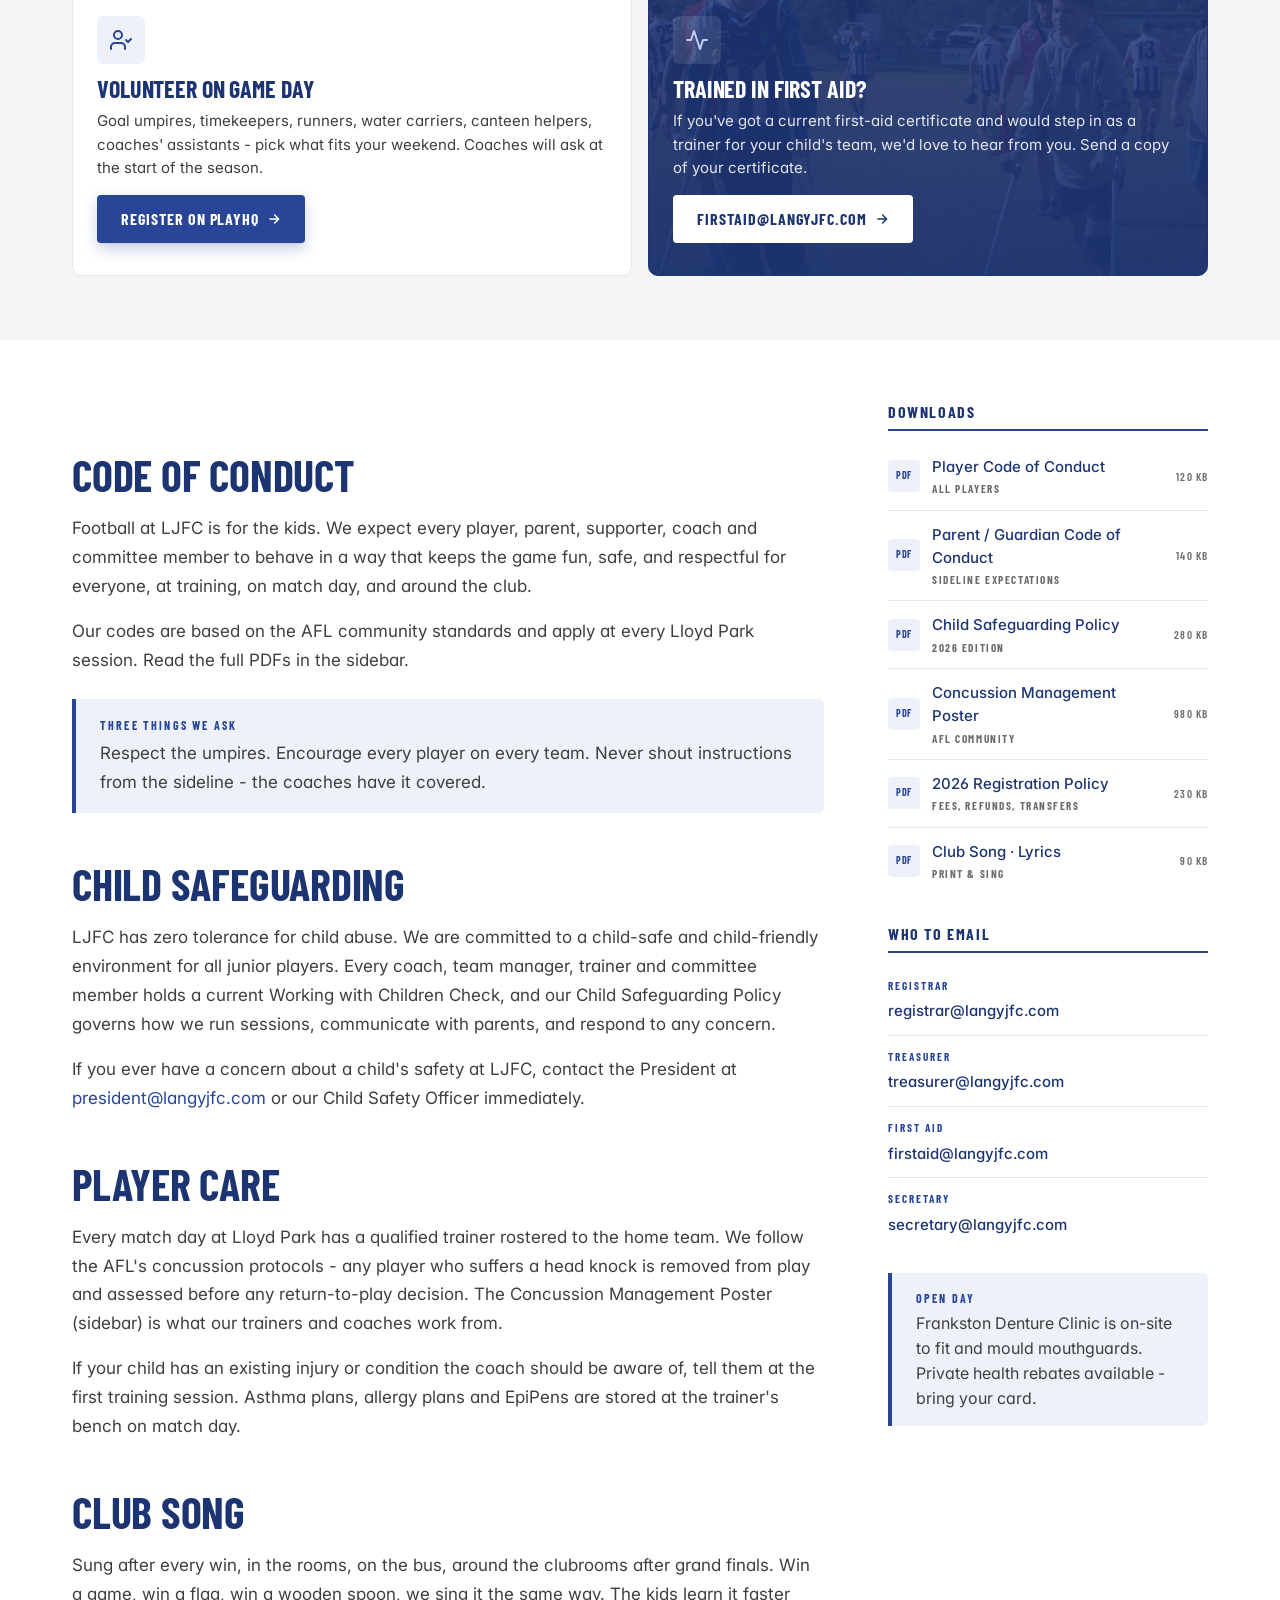
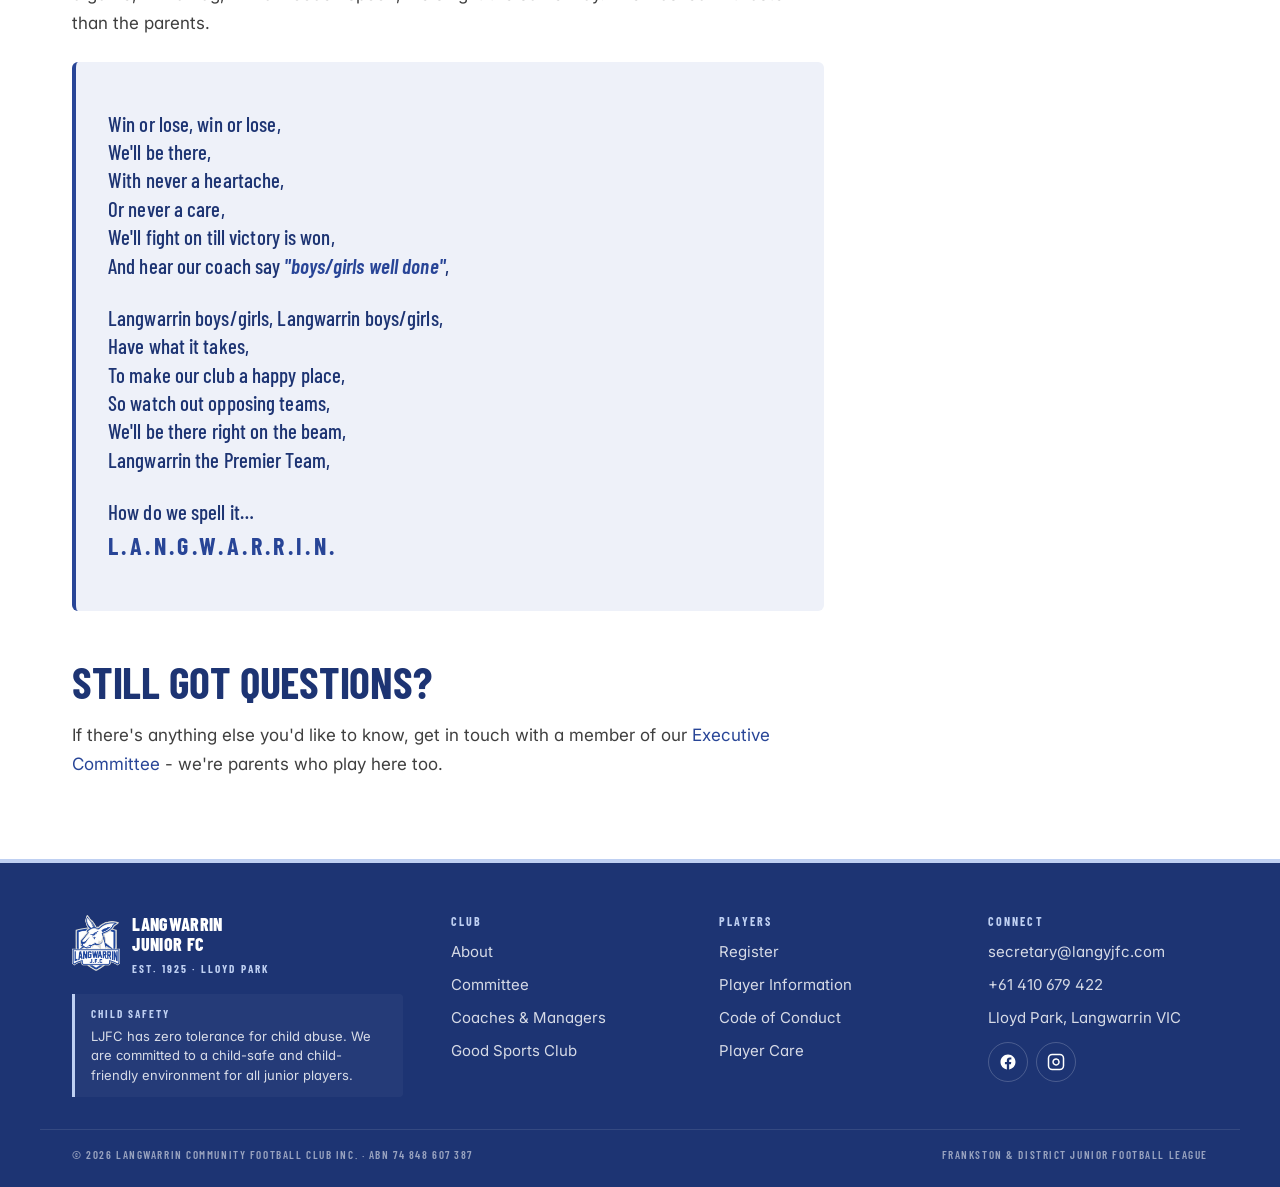
<file: player-info.html>
<!--
  v4 - Player Information.
  Content lifted from langyjfc.com.au/playerinformation.html (the post-registration
  checklist + gear breakdown) and the live IA sub-page set
  (Registration / Code of Conduct / Club Song / Player Care / Child Safeguarding).

  Structure (inspired by v1 register.html + page.html patterns):
    1. Sticky header
    2. Page banner
    3. Hub strip - five sub-topic cards (the live-site sub-menu)
    4. "Now what?" - post-registration checklist (numbered cards)
    5. Gear & uniform - Families provide vs Club provides + Optional merch
    6. Training & teams timeline - pre-season dates per age group
    7. Help on game day - volunteer + first-aid callouts
    8. Downloads + key contacts (sidebar in article)
    9. Footer
-->
<!doctype html>
<html lang="en-AU">

<head>
  <meta charset="utf-8" />
  <meta name="viewport" content="width=device-width, initial-scale=1" />
  <title>Player Information - Langwarrin Junior Football Club</title>
  <link rel="preconnect" href="https://fonts.googleapis.com" />
  <link rel="preconnect" href="https://fonts.gstatic.com" crossorigin />
  <link rel="stylesheet"
    href="https://fonts.googleapis.com/css2?family=Barlow+Condensed:wght@500;600;700;800;900&family=Inter:wght@400;500;600;700&display=swap" />
  <link rel="stylesheet" href="styles.css" />
  <style>
    /* ===== hub strip - five sub-topic cards (matches live IA sub-menu) ===== */
    .hub-strip {
      margin-top: -64px;
      position: relative;
      z-index: 2;
    }

    .hub-strip__grid {
      display: grid;
      grid-template-columns: 1fr;
      gap: var(--s-3);
      background: var(--surface);
      border: 1px solid var(--line);
      border-radius: var(--r-3);
      padding: var(--s-3);
      box-shadow: var(--shadow-2);
    }

    @media (min-width: 640px) {
      .hub-strip__grid {
        grid-template-columns: repeat(2, 1fr);
      }
    }

    @media (min-width: 1024px) {
      .hub-strip__grid {
        grid-template-columns: repeat(5, 1fr);
        gap: 1px;
        padding: 0;
        background: var(--line);
      }
    }

    .hub-card {
      background: var(--surface);
      padding: var(--s-4) var(--s-4);
      text-decoration: none;
      color: var(--blue-deep);
      display: flex;
      flex-direction: column;
      gap: 6px;
      border-radius: var(--r-2);
      transition: background .15s, color .15s;
      min-height: 110px;
    }

    @media (min-width: 1024px) {
      .hub-card {
        border-radius: 0;
      }

      .hub-card:first-child {
        border-top-left-radius: var(--r-3);
        border-bottom-left-radius: var(--r-3);
      }

      .hub-card:last-child {
        border-top-right-radius: var(--r-3);
        border-bottom-right-radius: var(--r-3);
      }
    }

    .hub-card:hover {
      background: var(--blue);
      color: var(--surface);
      text-decoration: none;
    }

    .hub-card:hover .hub-card__num {
      color: rgba(255, 255, 255, 0.5);
    }

    .hub-card:hover .hub-card__sub {
      color: rgba(255, 255, 255, 0.85);
    }

    .hub-card__num {
      font-family: var(--display);
      font-weight: 700;
      font-size: 0.7rem;
      letter-spacing: 0.18em;
      text-transform: uppercase;
      color: var(--blue);
      transition: color .15s;
    }

    .hub-card__title {
      font-family: var(--display);
      font-weight: 700;
      font-size: 1.125rem;
      line-height: 1;
      text-transform: uppercase;
      letter-spacing: 0.005em;
    }

    .hub-card__sub {
      font-size: 0.8125rem;
      color: var(--muted);
      line-height: 1.4;
      transition: color .15s;
    }

    /* ===== checklist - numbered cards ===== */
    .checklist {
      display: grid;
      gap: var(--s-3);
      grid-template-columns: 1fr;
      counter-reset: cl;
      margin-top: var(--s-5);
    }

    @media (min-width: 768px) {
      .checklist {
        grid-template-columns: repeat(2, 1fr);
        gap: var(--s-4);
      }
    }

    .checklist__item {
      counter-increment: cl;
      background: var(--surface);
      border: 1px solid var(--line);
      border-radius: var(--r-2);
      padding: var(--s-5);
      position: relative;
      display: flex;
      flex-direction: column;
      gap: var(--s-2);
    }

    .checklist__item::before {
      content: counter(cl, decimal-leading-zero);
      position: absolute;
      top: var(--s-4);
      right: var(--s-4);
      font-family: var(--display);
      font-weight: 800;
      font-size: 1.25rem;
      color: var(--blue);
      letter-spacing: 0.02em;
    }

    .checklist__item h3 {
      font-size: 1.125rem;
      color: var(--blue-deep);
      margin: 0;
      padding-right: 48px;
      line-height: 1.1;
    }

    .checklist__item p {
      font-size: 0.9375rem;
      color: var(--body);
      line-height: 1.55;
      margin: 0;
    }

    .checklist__item .when {
      font-family: var(--display);
      font-weight: 700;
      font-size: 0.7rem;
      letter-spacing: 0.18em;
      text-transform: uppercase;
      color: var(--blue);
    }

    /* ===== gear - two-column "Families / Club provides" ===== */
    .gear-grid {
      display: grid;
      gap: var(--s-4);
      grid-template-columns: 1fr;
      margin-top: var(--s-5);
    }

    @media (min-width: 768px) {
      .gear-grid {
        grid-template-columns: 2fr 1fr 1fr;
      }
    }

    .gear-card {
      background: var(--surface);
      border: 1px solid var(--line);
      border-radius: var(--r-2);
      padding: var(--s-5);
      display: flex;
      flex-direction: column;
    }

    .gear-card.is-club {
      background:
        linear-gradient(rgba(29, 52, 115, 0.82), rgba(29, 52, 115, 0.94)),
        url('assets/photos/playing-jumper.jpg') center/cover no-repeat;
      color: var(--surface);
      border-color: var(--blue-deep);
      position: relative;
      overflow: hidden;
    }

    .gear-card.is-club h3 {
      color: var(--surface);
    }

    .gear-card.is-club .gear-card__tag {
      color: var(--accent);
    }

    .gear-card.is-club ul li {
      color: rgba(255, 255, 255, 0.92);
    }

    .gear-card.is-club ul li::before {
      background: var(--accent);
    }

    .gear-card__tag {
      font-family: var(--display);
      font-weight: 700;
      font-size: 0.7rem;
      letter-spacing: 0.18em;
      text-transform: uppercase;
      color: var(--blue);
      margin-bottom: 6px;
    }

    .gear-card h3 {
      margin: 0 0 var(--s-3);
      font-size: 1.5rem;
      color: var(--blue-deep);
    }

    .gear-card ul {
      list-style: none;
      padding: 0;
      margin: 0;
    }

    .gear-card li {
      padding: 8px 0 8px 22px;
      position: relative;
      font-size: 0.9375rem;
      line-height: 1.5;
      border-bottom: 1px solid rgba(255, 255, 255, 0.08);
    }

    .gear-card:not(.is-club) li {
      border-bottom-color: var(--line);
    }

    .gear-card li:last-child {
      border-bottom: 0;
    }

    .gear-card li::before {
      content: "";
      position: absolute;
      left: 0;
      top: 14px;
      width: 12px;
      height: 2px;
      background: var(--blue);
    }

    .gear-card li small {
      display: block;
      font-size: 0.78rem;
      color: var(--muted);
      margin-top: 2px;
    }

    .gear-card.is-club li small {
      color: rgba(255, 255, 255, 0.6);
    }

    /* ===== training timeline - bands per age group ===== */
    .timeline {
      display: grid;
      gap: var(--s-3);
      grid-template-columns: 1fr;
      margin-top: var(--s-5);
    }

    @media (min-width: 768px) {
      .timeline {
        grid-template-columns: repeat(2, 1fr);
        gap: var(--s-4);
      }
    }

    .timeline-band {
      background: var(--surface);
      border: 1px solid var(--line);
      border-left: 4px solid var(--blue);
      border-radius: 0 var(--r-2) var(--r-2) 0;
      padding: var(--s-4) var(--s-5);
    }

    .timeline-band__when {
      font-family: var(--display);
      font-weight: 700;
      font-size: 0.7rem;
      letter-spacing: 0.18em;
      text-transform: uppercase;
      color: var(--blue);
      margin-bottom: 4px;
    }

    .timeline-band__group {
      font-family: var(--display);
      font-weight: 700;
      font-size: 1.25rem;
      color: var(--blue-deep);
      line-height: 1.1;
      margin-bottom: 4px;
      text-transform: uppercase;
    }

    .timeline-band__detail {
      font-size: 0.9375rem;
      color: var(--body);
      line-height: 1.5;
      margin: 0;
    }

    /* ===== help-on-game-day - two split cards on dark + light surfaces ===== */
    .help-grid {
      display: grid;
      gap: var(--s-4);
      grid-template-columns: 1fr;
      margin-top: var(--s-5);
    }

    @media (min-width: 768px) {
      .help-grid {
        grid-template-columns: 1fr 1fr;
      }
    }

    .help-card {
      border-radius: var(--r-3);
      padding: var(--s-6) var(--s-5);
      border: 1px solid var(--line);
      background: var(--surface);
      position: relative;
      overflow: hidden;
    }

    .help-card.is-dark {
      background:
        linear-gradient(rgba(29, 52, 115, 0.82), rgba(29, 52, 115, 0.94)),
        url('assets/photos/injury.jpg') center/cover no-repeat;
      color: var(--surface);
      border-color: var(--blue-deep);
    }

    .help-card>* {
      position: relative;
      z-index: 1;
    }

    .help-card__icon {
      width: 48px;
      height: 48px;
      border-radius: var(--r-2);
      display: inline-flex;
      align-items: center;
      justify-content: center;
      margin-bottom: var(--s-3);
      background: var(--blue-tint);
      color: var(--blue);
    }

    .help-card.is-dark .help-card__icon {
      background: rgba(255, 255, 255, 0.10);
      color: var(--accent);
    }

    .help-card h3 {
      margin: 0 0 var(--s-2);
    }

    .help-card.is-dark h3 {
      color: var(--surface);
    }

    .help-card p {
      color: var(--body);
      font-size: 0.9375rem;
      margin: 0 0 var(--s-4);
      line-height: 1.55;
    }

    .help-card.is-dark p {
      color: rgba(255, 255, 255, 0.88);
    }

    /* ===== sidebar contact list ===== */
    .contact-list {
      list-style: none;
      padding: 0;
      margin: 0;
    }

    .contact-list li {
      border-bottom: 1px solid var(--line);
      padding: var(--s-3) 0;
    }

    .contact-list li:last-child {
      border-bottom: 0;
    }

    .contact-list strong {
      display: block;
      font-family: var(--display);
      font-weight: 700;
      font-size: 0.7rem;
      letter-spacing: 0.18em;
      text-transform: uppercase;
      color: var(--blue);
      margin-bottom: 4px;
    }

    .contact-list a {
      font-size: 0.9375rem;
      word-break: break-all;
      color: var(--blue-deep);
      font-weight: 500;
    }

    .contact-list a:hover {
      color: var(--blue);
    }

    .page-banner__media {
      background-position: 50% 20%;
    }
  </style>
</head>

<body>

  <header class="site-header">
    <div class="site-header__inner">
      <a href="index.html" class="site-header__brand"><img src="assets/logo.png" alt="" />
        <div class="site-header__wordmark">Langwarrin Junior FC<span>Est. 1925</span></div>
      </a>
      <nav class="site-nav" aria-label="Primary">
        <a href="index.html">Home</a>
        <a href="about.html">About</a>
        <a href="news.html">News</a>
        <a href="player-info.html" class="is-active">Player Info</a>
        <a href="sponsors.html">Sponsors</a>
        <a href="contact.html">Contact</a>
      </nav>
      <a href="register.html" class="site-header__cta">Register 2026</a>
      <button class="hamburger" aria-label="Open menu" aria-expanded="false" data-hamburger>
        <svg width="22" height="22" viewBox="0 0 24 24" fill="none" stroke="currentColor" stroke-width="2.4"
          stroke-linecap="round">
          <path d="M3 6h18M3 12h18M3 18h18" />
        </svg>
      </button>
    </div>
  </header>
  <div class="mobile-drawer" data-drawer aria-label="Mobile menu">
    <ul>
      <li><a href="index.html">Home</a></li>
      <li><a href="about.html">About</a></li>
      <li><a href="news.html">News</a></li>
      <li><a href="player-info.html">Player Info</a></li>
      <li><a href="sponsors.html">Sponsors</a></li>
      <li><a href="contact.html">Contact</a></li>
    </ul>
    <a class="btn btn--primary" href="register.html">Register for 2026</a>
  </div>

  <!-- Banner ================================================================ -->
  <section class="page-banner">
    <div class="page-banner__media" style="background-image: url('assets/photos/banner-player-info.jpg');"></div>
    <div class="page-banner__overlay"></div>
    <div class="page-banner__inner">
      <div class="page-banner__crumbs"><a href="index.html">Home</a><span>·</span>Player Information</div>
      <h1 class="page-banner__title">Player Information</h1>
      <p class="page-banner__sub">Everything you need before your first kick at Lloyd Park, registration, codes of
        conduct, gear, training dates, and how to help on game day.</p>
    </div>
  </section>

  <!-- Hub strip - sub-topic cards =========================================== -->
  <section class="section hub-strip" style="padding-top: 0;">
    <div class="wrap">
      <nav class="hub-strip__grid" aria-label="Player information topics">
        <a class="hub-card" href="register.html">
          <span class="hub-card__num">01 · Sign up</span>
          <span class="hub-card__title">Registration</span>
          <span class="hub-card__sub">Auskick + Juniors via PlayHQ.</span>
        </a>
        <a class="hub-card" href="#codes">
          <span class="hub-card__num">02 · Behaviour</span>
          <span class="hub-card__title">Code of Conduct</span>
          <span class="hub-card__sub">Players, parents &amp; supporters.</span>
        </a>
        <a class="hub-card" href="#child-safe">
          <span class="hub-card__num">03 · Safety</span>
          <span class="hub-card__title">Child Safeguarding</span>
          <span class="hub-card__sub">Zero tolerance · child-safe club.</span>
        </a>
        <a class="hub-card" href="#player-care">
          <span class="hub-card__num">04 · Wellbeing</span>
          <span class="hub-card__title">Player Care</span>
          <span class="hub-card__sub">First aid &amp; concussion.</span>
        </a>
        <a class="hub-card" href="#club-song">
          <span class="hub-card__num">05 · Tradition</span>
          <span class="hub-card__title">Club Song</span>
          <span class="hub-card__sub">Win or lose, we'll be there.</span>
        </a>
      </nav>
    </div>
  </section>

  <!-- Checklist ============================================================= -->
  <section class="section">
    <div class="wrap">
      <span class="eyebrow">Now you're registered</span>
      <h2 style="max-width: 22ch;">What to do before Round 1</h2>
      <p class="lead">Once your child is registered for the 2026 season, work through these eight steps. Most are
        straightforward, and if you get stuck, our committee is one email away.</p>

      <div class="checklist">
        <div class="checklist__item">
          <span class="when">Sun 13 Apr 2026</span>
          <h3>Lock in the season start date</h3>
          <p>Round 1 of the FDJFL season kicks off Sunday 13 April 2026. Auskick starts the day before, Saturday 12
            April. Add it to the family calendar - Sundays are sacred from April through August.</p>
        </div>
        <div class="checklist__item">
          <h3>Send a birth certificate (new players only)</h3>
          <p>If your child is new to football at LJFC, the FDJFL needs a copy of their birth certificate. Email it to <a
              href="mailto:registrar@langyjfc.com">registrar@langyjfc.com</a> as soon as possible - registration isn't
            complete until we have it.</p>
        </div>
        <div class="checklist__item">
          <h3>Pay your fees by Round 1</h3>
          <p>Registration fees need to be paid before Round 1. Payment plans are available for families that need them -
            email our treasurer at <a href="mailto:treasurer@langyjfc.com">treasurer@langyjfc.com</a> to set one up.
            Active Kids vouchers are accepted at checkout.</p>
        </div>
        <div class="checklist__item">
          <h3>Sort out the gear</h3>
          <p>Royal-blue shorts, royal-blue socks, mouthguard and football boots, see the kit list below. Most items are
            available from our merch shed at Lloyd Park; check our socials for opening times.</p>
        </div>
        <div class="checklist__item">
          <h3>Check your details on PlayHQ</h3>
          <p>Make sure your contact phone number and email address on PlayHQ are current. Your team manager will use
            these to send training schedules and weekly match-day updates.</p>
        </div>
        <div class="checklist__item">
          <h3>Volunteer for game day</h3>
          <p>Goal umpires, timekeepers, runners, water carriers, canteen helpers - every team needs a few parents to
            step up. Register as a <a
              href="https://www.playhq.com/afl/org/langwarrin-community-football-club-afl-south-east/96f37aee/register"
              target="_blank" rel="noopener">volunteer on PlayHQ</a>. The kids love seeing their parents on the team.
          </p>
        </div>
        <div class="checklist__item">
          <h3>Got first aid? Tell us</h3>
          <p>If you're first-aid trained and willing to volunteer as a trainer for your child's team, email a copy of
            your certificate to <a href="mailto:firstaid@langyjfc.com">firstaid@langyjfc.com</a>. Trainers handle
            on-field injuries and are vital to player safety.</p>
        </div>
        <div class="checklist__item">
          <span class="when">Late Feb · early Mar</span>
          <h3>Watch for your team announcement</h3>
          <p>Our football manager will email you in late February or early March with your team, your coach, and
            training details. Coaches will follow up with the training schedule and start asking for help with team
            roles.</p>
        </div>
      </div>
    </div>
  </section>

  <!-- Gear & uniform ======================================================== -->
  <section class="section" style="background: var(--surface-2);" id="gear">
    <div class="wrap">
      <span class="eyebrow">Match-day kit</span>
      <h2 style="max-width: 22ch;">What to bring, what we provide</h2>
      <p class="lead">Every Langy player wears the same playing jumper, that's on us. The rest of the kit is yours to
        organise.
        The merch shed at Lloyd Park stocks shorts and socks; mouthguards and boots are at any sports retailer.</p>

      <div class="gear-grid">
        <div class="gear-card">
          <span class="gear-card__tag">Families to provide</span>
          <h3>Your kit list</h3>
          <ul>
            <li>Royal-blue AFL football shorts<small>Available from the LJFC merch shed</small></li>
            <li>Royal-blue football socks<small>Available from the LJFC merch shed</small></li>
            <li>Mouthguard<small>Any sports retailer · or fitted by Frankston Denture Clinic at Open Day (private health
                rebates available)</small></li>
            <li>Football boots<small>Any sports retailer · stops needed for grass conditions</small></li>
          </ul>
        </div>
        <div class="gear-card is-club">
          <span class="gear-card__tag">LJFC provides</span>
          <h3>On us</h3>
          <ul>
            <li>LJFC playing jumper<small>Worn match-days only · returned end of season</small></li>
          </ul>
        </div>
        <div class="gear-card">
          <span class="gear-card__tag">Optional</span>
          <h3>Merch shed</h3>
          <ul>
            <li>Hoodies, jackets, training tops<small>Walk in or check the club socials for opening times</small></li>
          </ul>
        </div>
      </div>
    </div>
  </section>

  <!-- Training timeline ===================================================== -->
  <section class="section">
    <div class="wrap">
      <span class="eyebrow">Pre-season &amp; teams</span>
      <h2 style="max-width: 22ch;">When does training start?</h2>
      <p class="lead">Pre-season starts at different times for different age groups. If you need exact details before
        your team is announced, drop the registrar a line.</p>

      <div class="timeline">
        <div class="timeline-band">
          <div class="timeline-band__when">December 2025</div>
          <div class="timeline-band__group">U12 – U17</div>
          <p class="timeline-band__detail">Older age groups start pre-season in December. Schedules are confirmed by
            your team coach as soon as squads are settled.</p>
        </div>
        <div class="timeline-band">
          <div class="timeline-band__when">March 2026</div>
          <div class="timeline-band__group">U8 – U11</div>
          <p class="timeline-band__detail">Younger age groups start training in March, four to six weeks before Round 1.
            Tuesday and Thursday evenings at Lloyd Park.</p>
        </div>
        <div class="timeline-band">
          <div class="timeline-band__when">Late Feb · early Mar</div>
          <div class="timeline-band__group">Team announcements</div>
          <p class="timeline-band__detail">Football manager emails out team allocations. Coaches follow up with training
            nights and team-role asks.</p>
        </div>
        <div class="timeline-band">
          <div class="timeline-band__when">Sat 12 Apr 2026</div>
          <div class="timeline-band__group">Auskick · Round 1</div>
          <p class="timeline-band__detail">Saturday-morning fundamentals at Lloyd Park · 9:00am. Auskick pack handed out
            at the first session.</p>
        </div>
      </div>
    </div>
  </section>

  <!-- Help on game day ====================================================== -->
  <section class="section" style="background: var(--surface-2);">
    <div class="wrap">
      <span class="eyebrow">Volunteers</span>
      <h2 style="max-width: 22ch;">It takes a community</h2>
      <p class="lead">Every team needs parents to help on game day - most jobs don't require any football knowledge,
        just a willingness to be there.</p>

      <div class="help-grid">
        <div class="help-card">
          <span class="help-card__icon"><svg width="24" height="24" viewBox="0 0 24 24" fill="none"
              stroke="currentColor" stroke-width="2" stroke-linecap="round" stroke-linejoin="round">
              <path d="M16 21v-2a4 4 0 0 0-4-4H6a4 4 0 0 0-4 4v2" />
              <circle cx="9" cy="7" r="4" />
              <path d="M22 11l-3 3-2-2" />
            </svg></span>
          <h3>Volunteer on game day</h3>
          <p>Goal umpires, timekeepers, runners, water carriers, canteen helpers, coaches' assistants - pick what fits
            your weekend. Coaches will ask at the start of the season.</p>
          <a class="btn btn--primary"
            href="https://www.playhq.com/afl/org/langwarrin-community-football-club-afl-south-east/96f37aee/register"
            target="_blank" rel="noopener">
            Register on PlayHQ
            <svg class="btn__arrow" viewBox="0 0 24 24" fill="none" stroke="currentColor" stroke-width="2.5"
              stroke-linecap="round" stroke-linejoin="round">
              <path d="M5 12h14M13 5l7 7-7 7" />
            </svg>
          </a>
        </div>
        <div class="help-card is-dark">
          <span class="help-card__icon"><svg width="24" height="24" viewBox="0 0 24 24" fill="none"
              stroke="currentColor" stroke-width="2" stroke-linecap="round" stroke-linejoin="round">
              <path d="M22 12h-4l-3 9L9 3l-3 9H2" />
            </svg></span>
          <h3>Trained in first aid?</h3>
          <p>If you've got a current first-aid certificate and would step in as a trainer for your child's team, we'd
            love to hear from you. Send a copy of your certificate.</p>
          <a class="btn btn--white" href="mailto:firstaid@langyjfc.com">
            firstaid@langyjfc.com
            <svg class="btn__arrow" viewBox="0 0 24 24" fill="none" stroke="currentColor" stroke-width="2.5"
              stroke-linecap="round" stroke-linejoin="round">
              <path d="M5 12h14M13 5l7 7-7 7" />
            </svg>
          </a>
        </div>
      </div>
    </div>
  </section>

  <!-- Codes / safety / player care / club song =========================== -->
  <section class="section">
    <div class="wrap">
      <div class="article">
        <article class="article__body">

          <h2 id="codes">Code of Conduct</h2>
          <p>Football at LJFC is for the kids. We expect every player, parent, supporter, coach and committee member to
            behave in a way that keeps the game fun, safe, and respectful for everyone, at training, on match day, and
            around the club.</p>
          <p>Our codes are based on the AFL community standards and apply at every Lloyd Park session. Read the full
            PDFs in the sidebar.</p>

          <div class="callout">
            <strong>Three things we ask</strong>
            Respect the umpires. Encourage every player on every team. Never shout instructions from the sideline - the
            coaches have it covered.
          </div>

          <h2 id="child-safe">Child Safeguarding</h2>
          <p>LJFC has zero tolerance for child abuse. We are committed to a child-safe and child-friendly environment
            for all junior players. Every coach, team manager, trainer and committee member holds a current Working with
            Children Check, and our Child Safeguarding Policy governs how we run sessions, communicate with parents, and
            respond to any concern.</p>
          <p>If you ever have a concern about a child's safety at LJFC, contact the President at <a
              href="mailto:president@langyjfc.com">president@langyjfc.com</a> or our Child Safety Officer immediately.
          </p>

          <h2 id="player-care">Player Care</h2>
          <p>Every match day at Lloyd Park has a qualified trainer rostered to the home team. We follow the AFL's
            concussion protocols - any player who suffers a head knock is removed from play and assessed before any
            return-to-play decision. The Concussion Management Poster (sidebar) is what our trainers and coaches work
            from.</p>
          <p>If your child has an existing injury or condition the coach should be aware of, tell them at the first
            training session. Asthma plans, allergy plans and EpiPens are stored at the trainer's bench on match day.
          </p>

          <h2 id="club-song">Club Song</h2>
          <p>Sung after every win, in the rooms, on the bus, around the clubrooms after grand finals. Win a game, win
            a flag, win a wooden spoon, we sing it the same way. The kids learn it faster than the parents.</p>

          <figure class="club-song">
            <blockquote class="club-song__lyrics">
              <p>Win or lose, win or lose,<br />
                We'll be there,<br />
                With never a heartache,<br />
                Or never a care,<br />
                We'll fight on till victory is won,<br />
                And hear our coach say <em>"boys/girls well done"</em>,</p>

              <p>Langwarrin boys/girls, Langwarrin boys/girls,<br />
                Have what it takes,<br />
                To make our club a happy place,<br />
                So watch out opposing teams,<br />
                We'll be there right on the beam,<br />
                Langwarrin the Premier Team,</p>

              <p>How do we spell it&hellip;<br />
                <strong>L.A.N.G.W.A.R.R.I.N.</strong>
              </p>
            </blockquote>
          </figure>

          <h2>Still got questions?</h2>
          <p>If there's anything else you'd like to know, get in touch with a member of our <a
              href="contact.html#committee">Executive Committee</a> - we're parents who play here too.</p>

        </article>

        <aside class="sidebar" aria-label="Downloads and contacts">
          <h3>Downloads</h3>
          <ul class="download-list">
            <li>
              <a href="#">
                <span class="ico">PDF</span>
                <span>Player Code of Conduct
                  <span class="news-card__meta" style="display:block;margin:2px 0 0;">All players</span>
                </span>
                <span class="meta">120&nbsp;KB</span>
              </a>
            </li>
            <li>
              <a href="#">
                <span class="ico">PDF</span>
                <span>Parent / Guardian Code of Conduct
                  <span class="news-card__meta" style="display:block;margin:2px 0 0;">Sideline expectations</span>
                </span>
                <span class="meta">140&nbsp;KB</span>
              </a>
            </li>
            <li>
              <a href="#">
                <span class="ico">PDF</span>
                <span>Child Safeguarding Policy
                  <span class="news-card__meta" style="display:block;margin:2px 0 0;">2026 edition</span>
                </span>
                <span class="meta">280&nbsp;KB</span>
              </a>
            </li>
            <li>
              <a href="#">
                <span class="ico">PDF</span>
                <span>Concussion Management Poster
                  <span class="news-card__meta" style="display:block;margin:2px 0 0;">AFL community</span>
                </span>
                <span class="meta">980&nbsp;KB</span>
              </a>
            </li>
            <li>
              <a href="#">
                <span class="ico">PDF</span>
                <span>2026 Registration Policy
                  <span class="news-card__meta" style="display:block;margin:2px 0 0;">Fees, refunds, transfers</span>
                </span>
                <span class="meta">230&nbsp;KB</span>
              </a>
            </li>
            <li>
              <a href="#">
                <span class="ico">PDF</span>
                <span>Club Song · Lyrics
                  <span class="news-card__meta" style="display:block;margin:2px 0 0;">Print &amp; sing</span>
                </span>
                <span class="meta">90&nbsp;KB</span>
              </a>
            </li>
          </ul>

          <h3 style="margin-top: var(--s-6);">Who to email</h3>
          <ul class="contact-list">
            <li>
              <strong>Registrar</strong>
              <a href="mailto:registrar@langyjfc.com">registrar@langyjfc.com</a>
            </li>
            <li>
              <strong>Treasurer</strong>
              <a href="mailto:treasurer@langyjfc.com">treasurer@langyjfc.com</a>
            </li>
            <li>
              <strong>First aid</strong>
              <a href="mailto:firstaid@langyjfc.com">firstaid@langyjfc.com</a>
            </li>
            <li>
              <strong>Secretary</strong>
              <a href="mailto:secretary@langyjfc.com">secretary@langyjfc.com</a>
            </li>
          </ul>

          <div class="callout" style="margin-top: var(--s-5);">
            <strong>Open Day</strong>
            Frankston Denture Clinic is on-site to fit and mould mouthguards. Private health rebates available - bring
            your card.
          </div>
        </aside>
      </div>
    </div>
  </section>

  <!-- Footer ================================================================ -->
  <footer class="site-footer">
    <div class="stripe-rule"></div>
    <div class="wrap site-footer__grid">
      <div>
        <div class="site-footer__brand">
          <img src="assets/logo.png" alt="" />
          <div><strong>Langwarrin<br />Junior FC</strong><small>Est. 1925 · Lloyd Park</small></div>
        </div>
        <div class="site-footer__safe">
          <strong>Child safety</strong>
          LJFC has zero tolerance for child abuse. We are committed to a child-safe and child-friendly environment for
          all junior players.
        </div>
      </div>
      <div>
        <h4>Club</h4>
        <ul>
          <li><a href="about.html">About</a></li>
          <li><a href="about.html">Committee</a></li>
          <li><a href="about.html">Coaches &amp; Managers</a></li>
          <li><a href="about.html">Good Sports Club</a></li>
        </ul>
      </div>
      <div>
        <h4>Players</h4>
        <ul>
          <li><a href="register.html">Register</a></li>
          <li><a href="player-info.html">Player Information</a></li>
          <li><a href="player-info.html#codes">Code of Conduct</a></li>
          <li><a href="player-info.html#player-care">Player Care</a></li>
        </ul>
      </div>
      <div>
        <h4>Connect</h4>
        <ul>
          <li><a href="mailto:secretary@langyjfc.com">secretary@langyjfc.com</a></li>
          <li><a href="tel:+61410679422">+61 410 679 422</a></li>
          <li><a href="contact.html">Lloyd Park, Langwarrin VIC</a></li>
        </ul>
        <div class="site-footer__social" style="margin-top: var(--s-3);">
          <a href="https://www.facebook.com/langyjfc/" aria-label="Facebook"><svg width="18" height="18"
              viewBox="0 0 24 24" fill="currentColor">
              <path
                d="M22 12.06C22 6.5 17.52 2 12 2S2 6.5 2 12.06c0 5 3.66 9.15 8.44 9.94v-7.03H7.9v-2.91h2.54V9.85c0-2.51 1.49-3.89 3.77-3.89 1.09 0 2.24.2 2.24.2v2.46H15.2c-1.24 0-1.63.77-1.63 1.56v1.88h2.78l-.44 2.91h-2.34V22c4.78-.79 8.43-4.94 8.43-9.94z" />
            </svg></a>
          <a href="https://www.instagram.com/langwarrinjfc/" aria-label="Instagram"><svg width="18" height="18"
              viewBox="0 0 24 24" fill="none" stroke="currentColor" stroke-width="2">
              <rect x="2" y="2" width="20" height="20" rx="5" />
              <path d="M16 11.37A4 4 0 1 1 12.63 8 4 4 0 0 1 16 11.37z" />
              <line x1="17.5" y1="6.5" x2="17.51" y2="6.5" />
            </svg></a>
        </div>
      </div>
    </div>
    <div class="wrap site-footer__bottom">
      <span>© 2026 Langwarrin Community Football Club Inc. · ABN 74 848 607 387</span>
      <span>Frankston &amp; District Junior Football League</span>
    </div>
  </footer>

  <script src="script.js"></script>
</body>

</html>
</file>
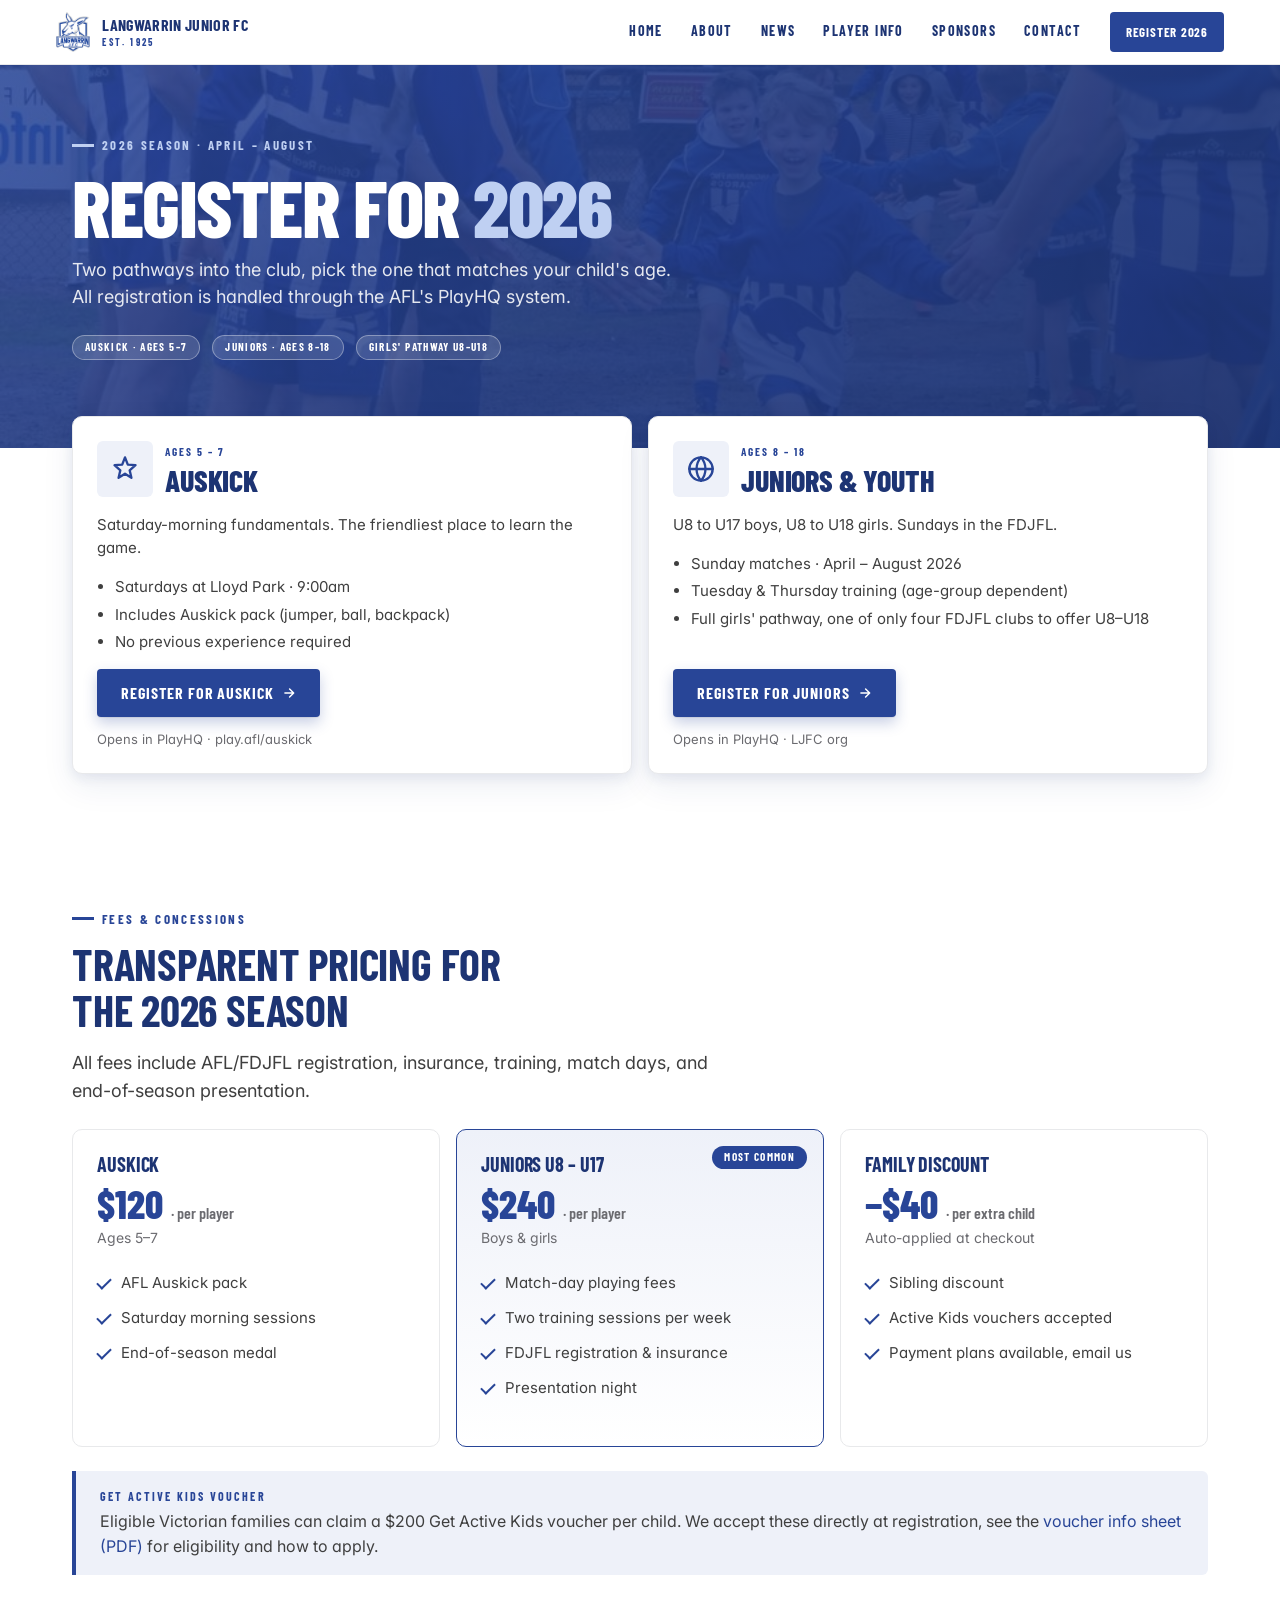
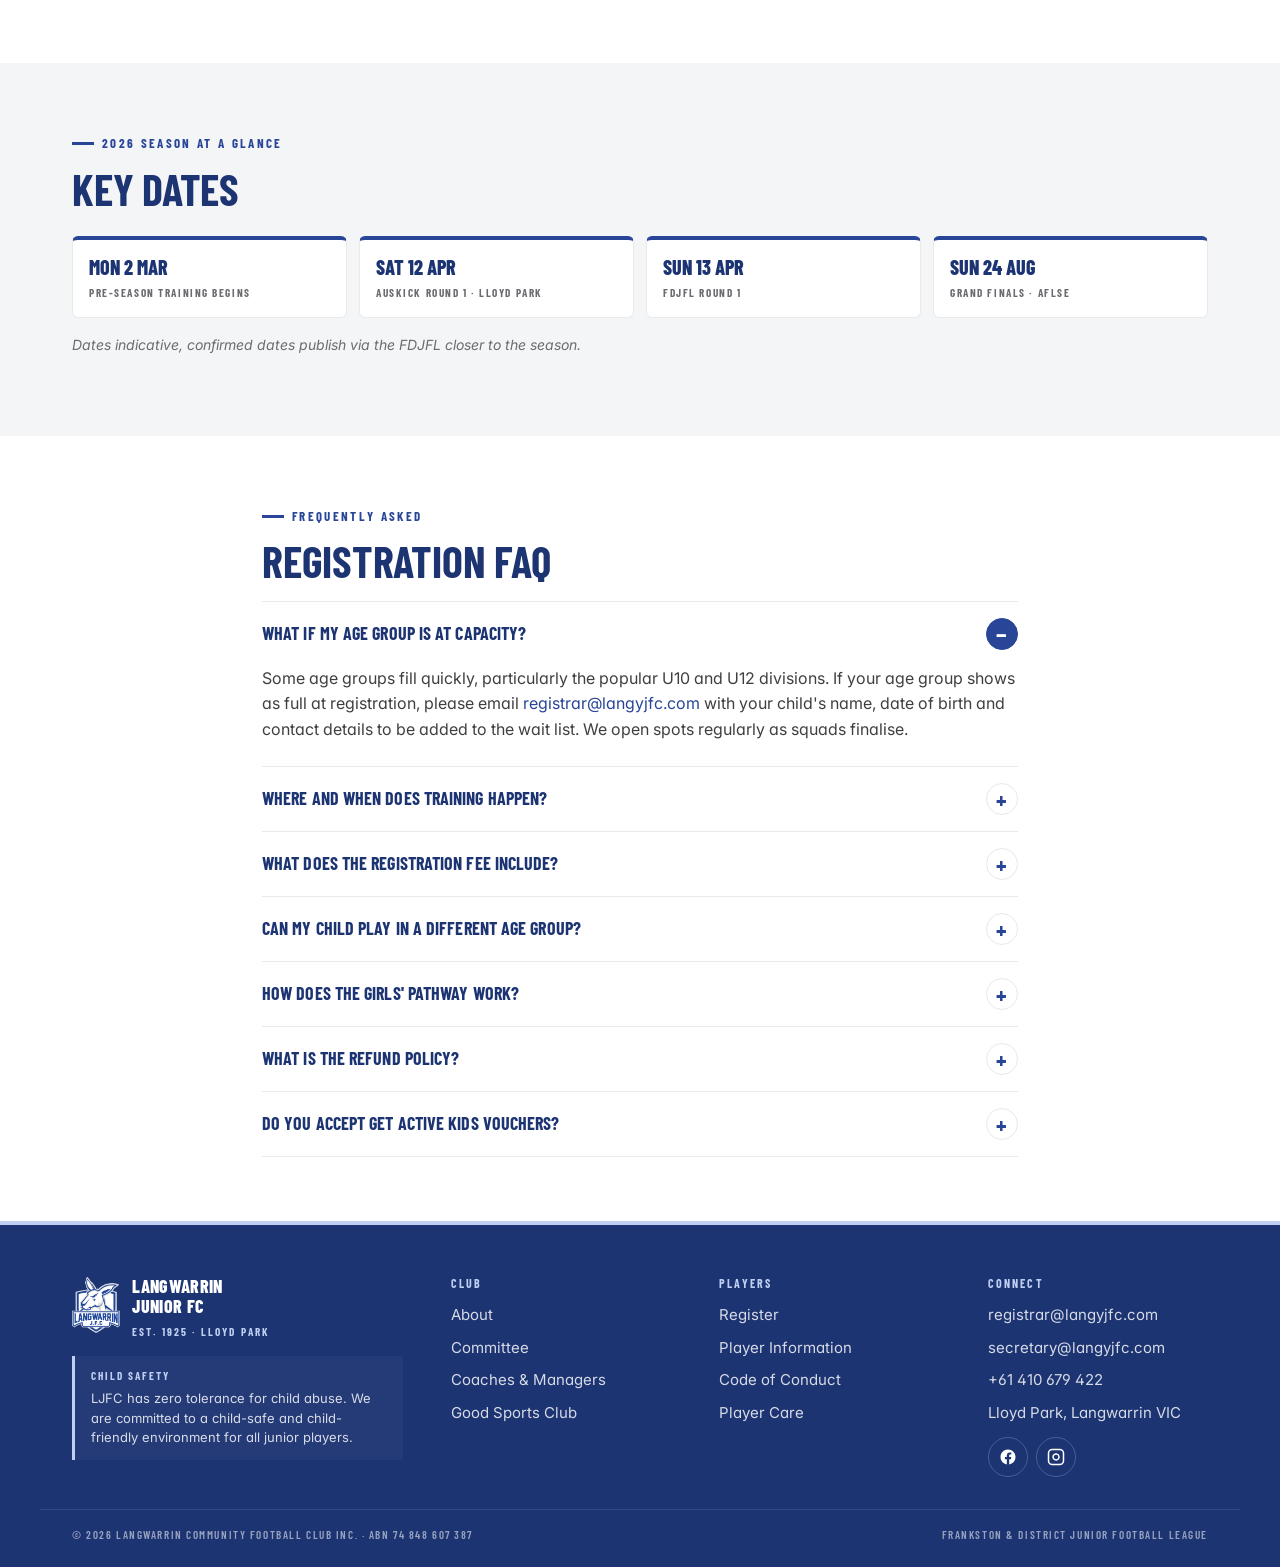
<file: register.html>
<!--
  ux3 - monochrome restyle of /ux/register.html.
  Hero, dual-pathway picker, fees, key dates, FAQ accordion. PlayHQ external.
-->
<!doctype html>
<html lang="en-AU">

<head>
  <meta charset="utf-8" />
  <meta name="viewport" content="width=device-width, initial-scale=1" />
  <title>Register for 2026 - Langwarrin Junior FC</title>
  <link rel="preconnect" href="https://fonts.googleapis.com" />
  <link rel="preconnect" href="https://fonts.gstatic.com" crossorigin />
  <link rel="stylesheet"
    href="https://fonts.googleapis.com/css2?family=Barlow+Condensed:wght@500;600;700;800;900&family=Inter:wght@400;500;600;700&display=swap" />
  <link rel="stylesheet" href="styles.css" />
  <style>
    /* register-specific dual pathway picker */
    .reg-hero {
      position: relative;
      background: var(--blue-deep);
      color: var(--surface);
      overflow: hidden;
      isolation: isolate;
    }

    .reg-hero__media {
      position: absolute;
      inset: 0;
      background-image: url('assets/photos/hero-action.jpg');
      background-size: cover;
      background-position: center;
      z-index: -2;
    }

    .reg-hero__overlay {
      position: absolute;
      inset: 0;
      background: linear-gradient(135deg, rgba(40, 69, 151, 0.85) 0%, rgba(29, 52, 115, 0.94) 100%);
      z-index: -1;
    }

    .reg-hero__inner {
      max-width: var(--max-w);
      margin: 0 auto;
      padding: var(--s-7) var(--s-4) var(--s-8);
    }

    @media (min-width: 1024px) {
      .reg-hero__inner {
        padding: var(--s-8) var(--s-6) calc(var(--s-8) + var(--s-5));
      }
    }

    .reg-hero h1 {
      font-family: var(--display);
      font-weight: 800;
      font-size: clamp(2.5rem, 7vw + 0.5rem, 5rem);
      line-height: 0.95;
      letter-spacing: -0.018em;
      color: var(--surface);
      margin: 0 0 var(--s-3);
      max-width: 16ch;
      text-transform: uppercase;
    }

    .reg-hero h1 em {
      font-style: normal;
      color: var(--accent);
    }

    .reg-hero p {
      color: rgba(255, 255, 255, 0.88);
      max-width: 56ch;
      margin: 0;
      font-size: 1.125rem;
    }

    .reg-hero .eyebrow {
      color: var(--accent);
    }

    .pathway-pick {
      margin-top: -32px;
      position: relative;
      z-index: 2;
      padding-top: 0;
    }

    .pathway-pick__grid {
      display: grid;
      gap: var(--s-4);
      grid-template-columns: 1fr;
    }

    @media (min-width: 768px) {
      .pathway-pick__grid {
        grid-template-columns: repeat(2, 1fr);
      }
    }

    .pp-card {
      background: var(--surface);
      border: 1px solid var(--line);
      border-radius: var(--r-3);
      padding: var(--s-5);
      box-shadow: var(--shadow-2);
      display: flex;
      flex-direction: column;
      transition: transform .2s, box-shadow .2s, border-color .2s;
      text-decoration: none;
      color: inherit;
    }

    .pp-card:hover {
      transform: translateY(-3px);
      box-shadow: var(--shadow-3);
      border-color: var(--blue);
      text-decoration: none;
    }

    .pp-card__head {
      display: flex;
      gap: var(--s-3);
      align-items: center;
      margin-bottom: var(--s-4);
    }

    .pp-card__icon {
      width: 56px;
      height: 56px;
      border-radius: var(--r-2);
      background: var(--blue-tint);
      color: var(--blue);
      display: inline-flex;
      align-items: center;
      justify-content: center;
      flex-shrink: 0;
    }

    .pp-card__age {
      font-family: var(--display);
      font-weight: 700;
      font-size: 0.7rem;
      letter-spacing: 0.18em;
      text-transform: uppercase;
      color: var(--blue);
      margin-bottom: 4px;
    }

    .pp-card h3 {
      margin: 0;
      font-family: var(--display);
      font-weight: 800;
      font-size: 1.875rem;
      color: var(--blue-deep);
      line-height: 1;
      letter-spacing: -0.005em;
      text-transform: uppercase;
    }

    .pp-card__body {
      color: var(--body);
      font-size: 0.9375rem;
      line-height: 1.55;
      flex: 1;
    }

    .pp-card__body ul {
      padding-left: 1.1rem;
      margin: var(--s-3) 0 var(--s-4);
    }

    .pp-card__body li {
      margin-bottom: 4px;
    }

    .pp-card__cta {
      margin-top: auto;
    }

    .key-dates {
      display: grid;
      gap: var(--s-3);
      grid-template-columns: 1fr;
    }

    @media (min-width: 640px) {
      .key-dates {
        grid-template-columns: repeat(2, 1fr);
      }
    }

    @media (min-width: 1024px) {
      .key-dates {
        grid-template-columns: repeat(4, 1fr);
      }
    }

    .key-date {
      background: var(--surface);
      border: 1px solid var(--line);
      border-radius: var(--r-2);
      padding: var(--s-4);
      border-top: 4px solid var(--blue);
    }

    .key-date strong {
      font-family: var(--display);
      font-weight: 800;
      color: var(--blue-deep);
      display: block;
      font-size: 1.25rem;
      line-height: 1.1;
      text-transform: uppercase;
    }

    .key-date span {
      font-family: var(--display);
      font-weight: 700;
      font-size: 0.7rem;
      letter-spacing: 0.14em;
      text-transform: uppercase;
      color: var(--muted);
      display: block;
      margin-top: 6px;
    }
  </style>
</head>

<body>

  <header class="site-header">
    <div class="site-header__inner">
      <a href="index.html" class="site-header__brand"><img src="assets/logo.png" alt="" />
        <div class="site-header__wordmark">Langwarrin Junior FC<span>Est. 1925</span></div>
      </a>
      <nav class="site-nav" aria-label="Primary">
        <a href="index.html">Home</a>
        <a href="about.html">About</a>
        <a href="news.html">News</a>
        <a href="player-info.html">Player Info</a>
        <a href="sponsors.html">Sponsors</a>
        <a href="contact.html">Contact</a>
      </nav>
      <a href="register.html" class="site-header__cta">Register 2026</a>
      <button class="hamburger" aria-label="Open menu" aria-expanded="false" data-hamburger>
        <svg width="22" height="22" viewBox="0 0 24 24" fill="none" stroke="currentColor" stroke-width="2.4"
          stroke-linecap="round">
          <path d="M3 6h18M3 12h18M3 18h18" />
        </svg>
      </button>
    </div>
  </header>
  <div class="mobile-drawer" data-drawer aria-label="Mobile menu">
    <ul>
      <li><a href="index.html">Home</a></li>
      <li><a href="about.html">About</a></li>
      <li><a href="news.html">News</a></li>
      <li><a href="player-info.html">Player Info</a></li>
      <li><a href="sponsors.html">Sponsors</a></li>
      <li><a href="contact.html">Contact</a></li>
    </ul>
    <a class="btn btn--primary" href="register.html">Register for 2026</a>
  </div>

  <!-- Hero ================================================================== -->
  <section class="reg-hero">
    <div class="reg-hero__media"></div>
    <div class="reg-hero__overlay"></div>
    <div class="reg-hero__inner">
      <span class="eyebrow">2026 Season · April – August</span>
      <h1>Register for <em>2026</em></h1>
      <p>Two pathways into the club, pick the one that matches your child's age. All registration is handled through the
        AFL's PlayHQ system.</p>
      <div style="margin-top: var(--s-5); display: flex; flex-wrap: wrap; gap: var(--s-3);">
        <span class="pill pill--ghost">Auskick · ages 5–7</span>
        <span class="pill pill--ghost">Juniors · ages 8–18</span>
        <span class="pill pill--ghost">Girls' pathway U8–U18</span>
      </div>
    </div>
  </section>

  <!-- Pathway picker (overlapping the hero) ================================ -->
  <section class="section pathway-pick" style="padding-top: 0;">
    <div class="wrap">
      <div class="pathway-pick__grid">
        <a class="pp-card" href="https://play.afl/auskick">
          <div class="pp-card__head">
            <span class="pp-card__icon"><svg width="28" height="28" viewBox="0 0 24 24" fill="none"
                stroke="currentColor" stroke-width="2" stroke-linecap="round" stroke-linejoin="round">
                <path d="M12 2l2.4 6.2 6.6.5-5 4.4 1.5 6.4L12 16l-5.5 3.5 1.5-6.4-5-4.4 6.6-.5z" />
              </svg></span>
            <div>
              <div class="pp-card__age">Ages 5 – 7</div>
              <h3>Auskick</h3>
            </div>
          </div>
          <div class="pp-card__body">
            <p>Saturday-morning fundamentals. The friendliest place to learn the game.</p>
            <ul>
              <li>Saturdays at Lloyd Park · 9:00am</li>
              <li>Includes Auskick pack (jumper, ball, backpack)</li>
              <li>No previous experience required</li>
            </ul>
          </div>
          <div class="pp-card__cta">
            <span class="btn btn--primary">Register for Auskick
              <svg class="btn__arrow" viewBox="0 0 24 24" fill="none" stroke="currentColor" stroke-width="2.5"
                stroke-linecap="round" stroke-linejoin="round">
                <path d="M5 12h14M13 5l7 7-7 7" />
              </svg>
            </span>
            <p style="margin: var(--s-3) 0 0; font-size: 0.8125rem; color: var(--muted);">Opens in PlayHQ ·
              play.afl/auskick</p>
          </div>
        </a>

        <a class="pp-card" href="https://www.playhq.com/afl/org/langwarrin-community-football-club/96f37aee">
          <div class="pp-card__head">
            <span class="pp-card__icon"><svg width="28" height="28" viewBox="0 0 24 24" fill="none"
                stroke="currentColor" stroke-width="2" stroke-linecap="round" stroke-linejoin="round">
                <circle cx="12" cy="12" r="10" />
                <path d="M12 2a15 15 0 0 1 0 20" />
                <path d="M12 2a15 15 0 0 0 0 20" />
                <line x1="2" y1="12" x2="22" y2="12" />
              </svg></span>
            <div>
              <div class="pp-card__age">Ages 8 – 18</div>
              <h3>Juniors &amp; Youth</h3>
            </div>
          </div>
          <div class="pp-card__body">
            <p>U8 to U17 boys, U8 to U18 girls. Sundays in the FDJFL.</p>
            <ul>
              <li>Sunday matches · April – August 2026</li>
              <li>Tuesday &amp; Thursday training (age-group dependent)</li>
              <li>Full girls' pathway, one of only four FDJFL clubs to offer U8–U18</li>
            </ul>
          </div>
          <div class="pp-card__cta">
            <span class="btn btn--primary">Register for Juniors
              <svg class="btn__arrow" viewBox="0 0 24 24" fill="none" stroke="currentColor" stroke-width="2.5"
                stroke-linecap="round" stroke-linejoin="round">
                <path d="M5 12h14M13 5l7 7-7 7" />
              </svg>
            </span>
            <p style="margin: var(--s-3) 0 0; font-size: 0.8125rem; color: var(--muted);">Opens in PlayHQ · LJFC org</p>
          </div>
        </a>
      </div>
    </div>
  </section>

  <!-- Fees ================================================================== -->
  <section class="section">
    <div class="wrap">
      <span class="eyebrow">Fees &amp; concessions</span>
      <h2 style="max-width: 22ch;">Transparent pricing for the 2026 season</h2>
      <p class="lead">All fees include AFL/FDJFL registration, insurance, training, match days, and end-of-season
        presentation.</p>

      <div class="fee-grid">
        <div class="fee">
          <h4>Auskick</h4>
          <div class="fee__price">$120 <span>· per player</span></div>
          <p style="margin: 0; font-size: 0.875rem; color: var(--muted);">Ages 5–7</p>
          <ul>
            <li>AFL Auskick pack</li>
            <li>Saturday morning sessions</li>
            <li>End-of-season medal</li>
          </ul>
        </div>
        <div class="fee is-feature">
          <span class="pill pill--solid" style="position: absolute; top: 16px; right: 16px;">Most common</span>
          <h4>Juniors U8 – U17</h4>
          <div class="fee__price">$240 <span>· per player</span></div>
          <p style="margin: 0; font-size: 0.875rem; color: var(--muted);">Boys &amp; girls</p>
          <ul>
            <li>Match-day playing fees</li>
            <li>Two training sessions per week</li>
            <li>FDJFL registration &amp; insurance</li>
            <li>Presentation night</li>
          </ul>
        </div>
        <div class="fee">
          <h4>Family discount</h4>
          <div class="fee__price">−$40 <span>· per extra child</span></div>
          <p style="margin: 0; font-size: 0.875rem; color: var(--muted);">Auto-applied at checkout</p>
          <ul>
            <li>Sibling discount</li>
            <li>Active Kids vouchers accepted</li>
            <li>Payment plans available, email us</li>
          </ul>
        </div>
      </div>

      <div class="callout" style="margin-top: var(--s-5);">
        <strong>Get Active Kids voucher</strong>
        Eligible Victorian families can claim a $200 Get Active Kids voucher per child. We accept these directly at
        registration, see the <a href="#">voucher info sheet (PDF)</a> for eligibility and how to apply.
      </div>
    </div>
  </section>

  <!-- Key dates ============================================================= -->
  <section class="section" style="background: var(--surface-2);">
    <div class="wrap">
      <span class="eyebrow">2026 season at a glance</span>
      <h2 style="max-width: 22ch;">Key dates</h2>

      <div class="key-dates" style="margin-top: var(--s-5);">
        <div class="key-date">
          <strong>Mon 2 Mar</strong>
          <span>Pre-season training begins</span>
        </div>
        <div class="key-date">
          <strong>Sat 12 Apr</strong>
          <span>Auskick Round 1 · Lloyd Park</span>
        </div>
        <div class="key-date">
          <strong>Sun 13 Apr</strong>
          <span>FDJFL Round 1</span>
        </div>
        <div class="key-date">
          <strong>Sun 24 Aug</strong>
          <span>Grand Finals · AFLSE</span>
        </div>
      </div>

      <p style="margin-top: var(--s-4); font-size: 0.875rem; color: var(--muted);">
        <em>Dates indicative, confirmed dates publish via the FDJFL closer to the season.</em>
      </p>
    </div>
  </section>

  <!-- FAQ =================================================================== -->
  <section class="section">
    <div class="wrap wrap--narrow">
      <span class="eyebrow">Frequently asked</span>
      <h2>Registration FAQ</h2>

      <div class="accordion">
        <details open>
          <summary>What if my age group is at capacity?</summary>
          <div class="a-body">
            <p>Some age groups fill quickly, particularly the popular U10 and U12 divisions. If your age group shows as
              full at registration, please email <a href="mailto:registrar@langyjfc.com">registrar@langyjfc.com</a> with
              your child's name, date of birth and contact details to be added to the wait list. We open spots regularly
              as squads finalise.</p>
          </div>
        </details>
        <details>
          <summary>Where and when does training happen?</summary>
          <div class="a-body">
            <p>Training is at Lloyd Park, Langwarrin. Auskick is Saturday mornings (9:00–10:00am during the season).
              Junior teams typically train on Tuesday and Thursday evenings, with the schedule finalised by your team
              coach in March.</p>
          </div>
        </details>
        <details>
          <summary>What does the registration fee include?</summary>
          <div class="a-body">
            <p>Your fee covers FDJFL registration, AFL personal-accident insurance, two training sessions per week, all
              home and away match-day costs, umpire fees, and end-of-season presentation. Auskick fees include the
              official AFL Auskick pack (jumper, ball, drawstring bag).</p>
          </div>
        </details>
        <details>
          <summary>Can my child play in a different age group?</summary>
          <div class="a-body">
            <p>Age groups are based on year of birth as at 1 January 2026 (per FDJFL rules). Permits to "play up" or
              "play down" are considered by the league on a case-by-case basis, speak to our registrar before
              registering if you'd like to apply.</p>
          </div>
        </details>
        <details>
          <summary>How does the girls' pathway work?</summary>
          <div class="a-body">
            <p>LJFC fields girls-only teams from U8 right through to U18, in addition to mixed teams in the younger age
              groups. Many girls play in mixed teams in the U8–U10 grades and move to a girls-only team at U11 or U12.
              We're happy to help you choose what works best for your daughter.</p>
          </div>
        </details>
        <details>
          <summary>What is the refund policy?</summary>
          <div class="a-body">
            <p>Full refunds are available before Round 1. After the season starts, refunds are pro-rata and exclude
              FDJFL/AFL portions of the fee that have already been remitted. See the <a href="#">2026 Registration
                Policy (PDF)</a> for full details.</p>
          </div>
        </details>
        <details>
          <summary>Do you accept Get Active Kids vouchers?</summary>
          <div class="a-body">
            <p>Yes, the $200 Victorian Government Get Active Kids voucher is accepted at registration. Apply for the
              voucher first via Service Victoria, then enter the voucher code at checkout.</p>
          </div>
        </details>
      </div>
    </div>
  </section>

  <!-- Footer ================================================================ -->
  <footer class="site-footer">
    <div class="stripe-rule"></div>
    <div class="wrap site-footer__grid">
      <div>
        <div class="site-footer__brand">
          <img src="assets/logo.png" alt="" />
          <div><strong>Langwarrin<br />Junior FC</strong><small>Est. 1925 · Lloyd Park</small></div>
        </div>
        <div class="site-footer__safe">
          <strong>Child safety</strong>
          LJFC has zero tolerance for child abuse. We are committed to a child-safe and child-friendly environment for
          all junior players.
        </div>
      </div>
      <div>
        <h4>Club</h4>
        <ul>
          <li><a href="about.html">About</a></li>
          <li><a href="about.html">Committee</a></li>
          <li><a href="about.html">Coaches &amp; Managers</a></li>
          <li><a href="about.html">Good Sports Club</a></li>
        </ul>
      </div>
      <div>
        <h4>Players</h4>
        <ul>
          <li><a href="register.html">Register</a></li>
          <li><a href="player-info.html">Player Information</a></li>
          <li><a href="about.html">Code of Conduct</a></li>
          <li><a href="about.html">Player Care</a></li>
        </ul>
      </div>
      <div>
        <h4>Connect</h4>
        <ul>
          <li><a href="mailto:registrar@langyjfc.com">registrar@langyjfc.com</a></li>
          <li><a href="mailto:secretary@langyjfc.com">secretary@langyjfc.com</a></li>
          <li><a href="tel:+61410679422">+61 410 679 422</a></li>
          <li><a href="contact.html">Lloyd Park, Langwarrin VIC</a></li>
        </ul>
        <div class="site-footer__social" style="margin-top: var(--s-3);">
          <a href="#" aria-label="Facebook"><svg width="18" height="18" viewBox="0 0 24 24" fill="currentColor">
              <path
                d="M22 12.06C22 6.5 17.52 2 12 2S2 6.5 2 12.06c0 5 3.66 9.15 8.44 9.94v-7.03H7.9v-2.91h2.54V9.85c0-2.51 1.49-3.89 3.77-3.89 1.09 0 2.24.2 2.24.2v2.46H15.2c-1.24 0-1.63.77-1.63 1.56v1.88h2.78l-.44 2.91h-2.34V22c4.78-.79 8.43-4.94 8.43-9.94z" />
            </svg></a>
          <a href="#" aria-label="Instagram"><svg width="18" height="18" viewBox="0 0 24 24" fill="none"
              stroke="currentColor" stroke-width="2">
              <rect x="2" y="2" width="20" height="20" rx="5" />
              <path d="M16 11.37A4 4 0 1 1 12.63 8 4 4 0 0 1 16 11.37z" />
              <line x1="17.5" y1="6.5" x2="17.51" y2="6.5" />
            </svg></a>
        </div>
      </div>
    </div>
    <div class="wrap site-footer__bottom">
      <span>© 2026 Langwarrin Community Football Club Inc. · ABN 74 848 607 387</span>
      <span>Frankston &amp; District Junior Football League</span>
    </div>
  </footer>

  <script src="script.js"></script>
</body>

</html>
</file>
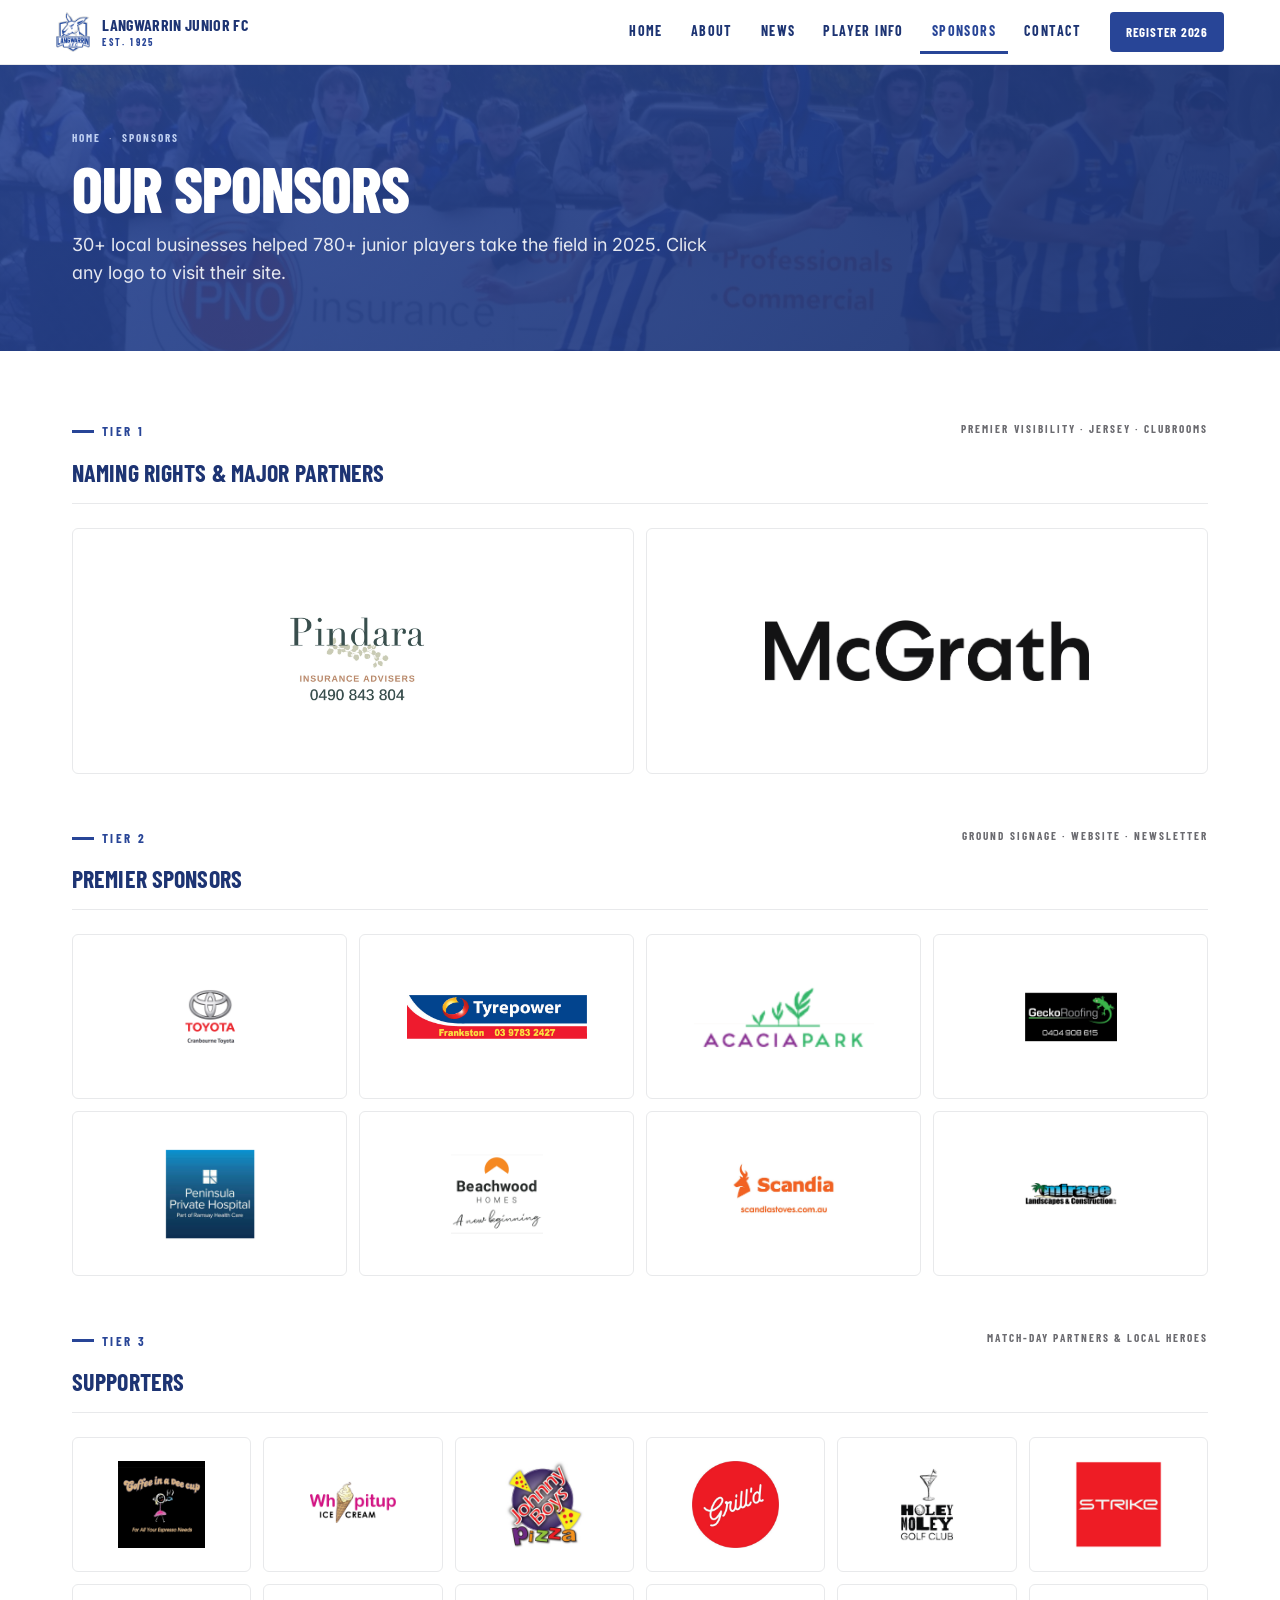
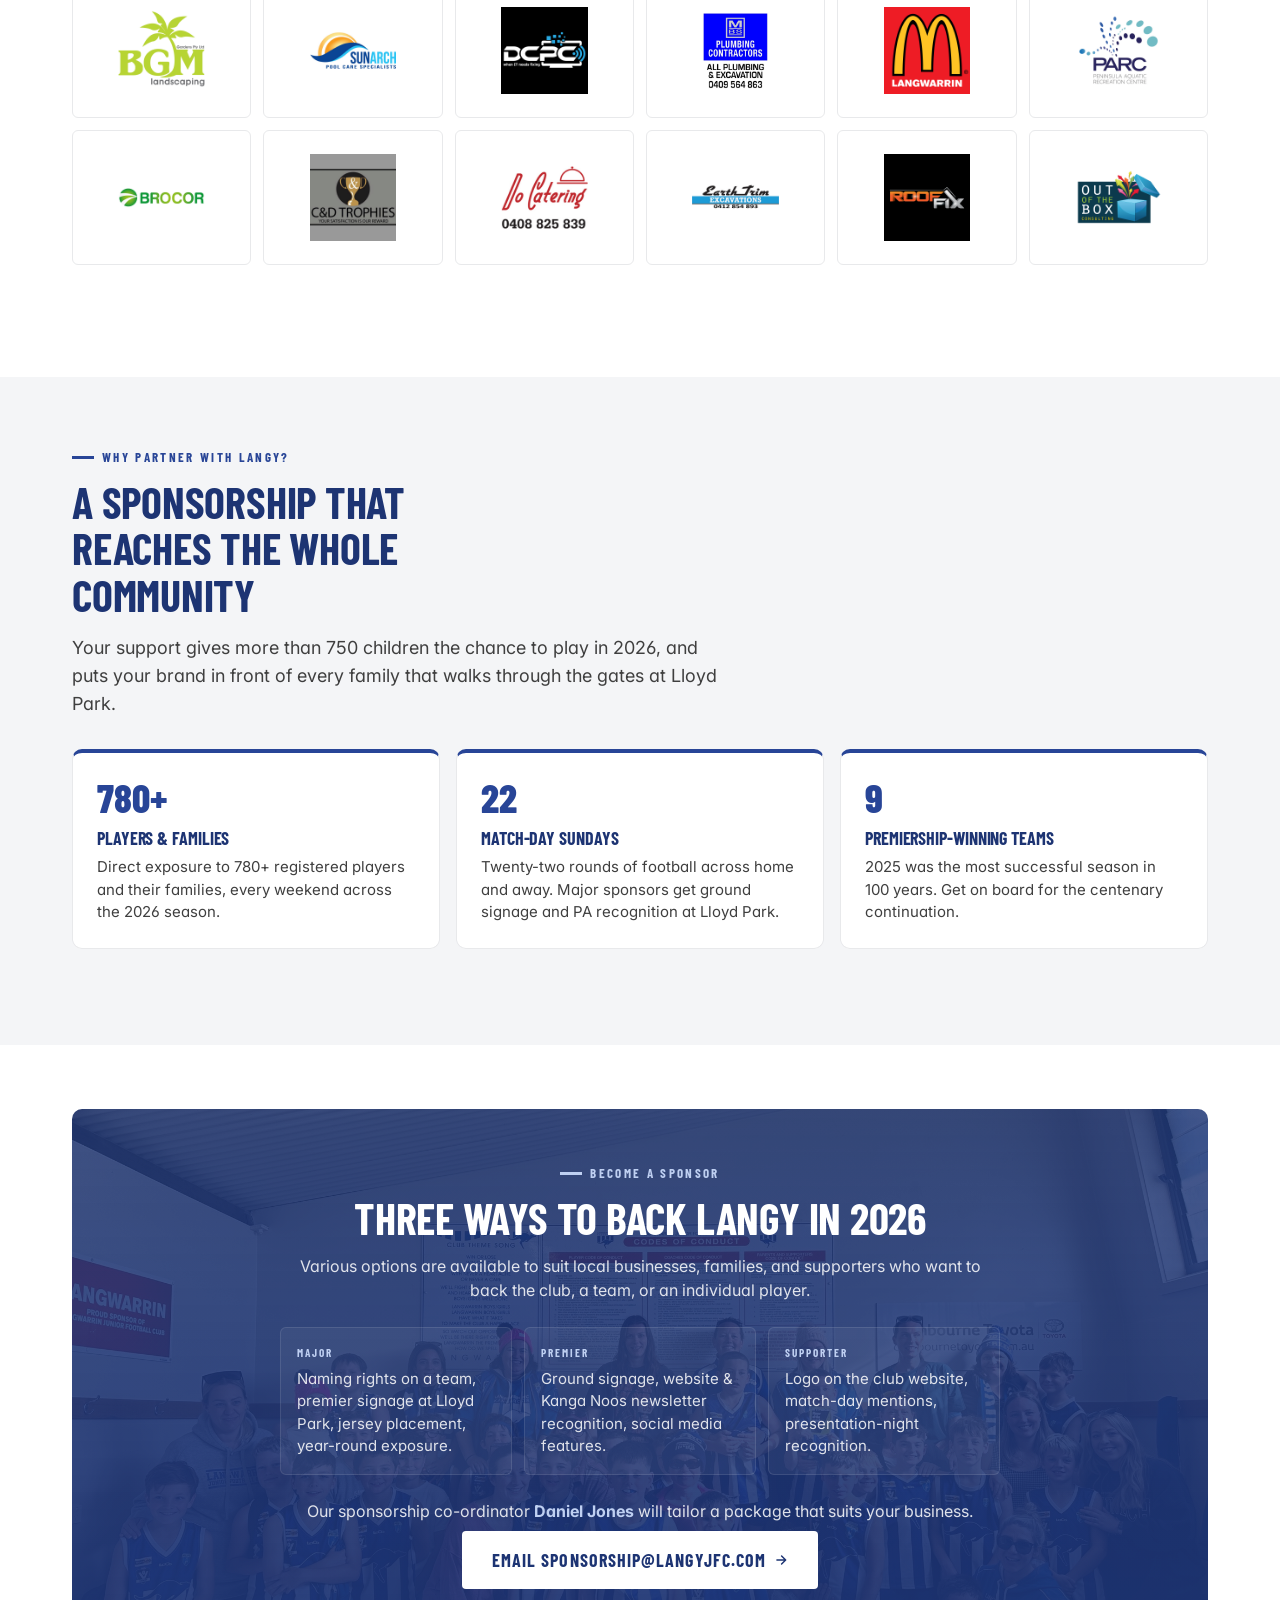
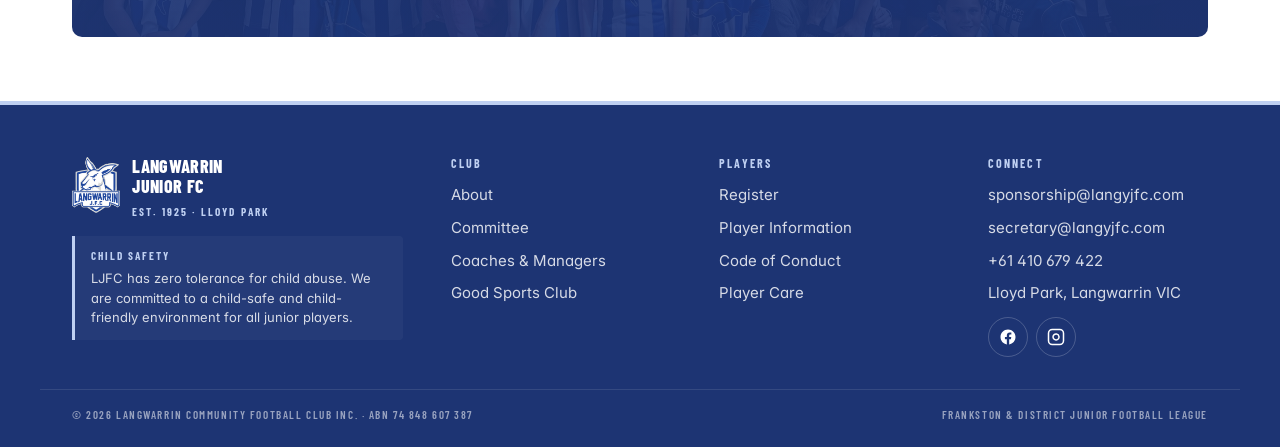
<file: sponsors.html>
<!--
  ux3 - monochrome restyle of /ux/sponsors.html.
  Tiered showcase + Why partner + Become a sponsor CTA panel.
-->
<!doctype html>
<html lang="en-AU">

<head>
  <meta charset="utf-8" />
  <meta name="viewport" content="width=device-width, initial-scale=1" />
  <title>Our Sponsors - Langwarrin Junior FC</title>
  <link rel="preconnect" href="https://fonts.googleapis.com" />
  <link rel="preconnect" href="https://fonts.gstatic.com" crossorigin />
  <link rel="stylesheet"
    href="https://fonts.googleapis.com/css2?family=Barlow+Condensed:wght@500;600;700;800;900&family=Inter:wght@400;500;600;700&display=swap" />
  <link rel="stylesheet" href="styles.css" />
  <style>
    .become {
      position: relative;
      background:
        linear-gradient(rgba(29, 52, 115, 0.82), rgba(29, 52, 115, 0.94)),
        url('assets/photos/back-the-roos.jpg') center/cover no-repeat;
      color: var(--surface);
      border-radius: var(--r-3);
      padding: var(--s-7) var(--s-5);
      overflow: hidden;
      isolation: isolate;
    }

    .become__inner {
      position: relative;
      z-index: 1;
      max-width: 720px;
      margin: 0 auto;
      text-align: center;
    }

    .become h2 {
      color: var(--surface);
      margin: 0 0 var(--s-3);
    }

    .become p {
      color: rgba(255, 255, 255, 0.85);
      margin: 0 0 var(--s-5);
    }

    .become__bullets {
      display: grid;
      grid-template-columns: 1fr;
      gap: var(--s-3);
      text-align: left;
      margin: var(--s-5) 0;
    }

    @media (min-width: 768px) {
      .become__bullets {
        grid-template-columns: repeat(3, 1fr);
      }
    }

    .become__bullets>div {
      background: rgba(255, 255, 255, 0.05);
      border: 1px solid rgba(255, 255, 255, 0.10);
      padding: var(--s-4);
      border-radius: var(--r-2);
    }

    .become__bullets strong {
      font-family: var(--display);
      font-weight: 700;
      color: var(--accent);
      text-transform: uppercase;
      font-size: 0.7rem;
      letter-spacing: 0.18em;
      display: block;
      margin-bottom: 6px;
    }

    .become__bullets p {
      color: rgba(255, 255, 255, 0.85);
      margin: 0;
      font-size: 0.9375rem;
      line-height: 1.5;
    }

    .become .eyebrow {
      color: var(--accent);
      justify-content: center;
    }

    .why-grid {
      display: grid;
      gap: var(--s-4);
      grid-template-columns: 1fr;
      margin: var(--s-6) 0;
    }

    @media (min-width: 768px) {
      .why-grid {
        grid-template-columns: repeat(3, 1fr);
      }
    }

    .why-card {
      background: var(--surface);
      border: 1px solid var(--line);
      border-radius: var(--r-3);
      padding: var(--s-5);
      border-top: 4px solid var(--blue);
    }

    .why-card .num {
      font-family: var(--display);
      font-weight: 800;
      font-size: 2.5rem;
      color: var(--blue);
      line-height: 1;
      display: block;
      margin-bottom: var(--s-3);
    }

    .why-card h3 {
      margin: 0 0 var(--s-2);
      font-size: 1.125rem;
    }

    .why-card p {
      margin: 0;
      font-size: 0.9375rem;
      color: var(--body);
      line-height: 1.5;
    }

    .page-banner__media {
      background-position: 50% 40%;
    }
  </style>
</head>

<body>

  <header class="site-header">
    <div class="site-header__inner">
      <a href="index.html" class="site-header__brand"><img src="assets/logo.png" alt="" />
        <div class="site-header__wordmark">Langwarrin Junior FC<span>Est. 1925</span></div>
      </a>
      <nav class="site-nav" aria-label="Primary">
        <a href="index.html">Home</a>
        <a href="about.html">About</a>
        <a href="news.html">News</a>
        <a href="player-info.html">Player Info</a>
        <a href="sponsors.html" class="is-active">Sponsors</a>
        <a href="contact.html">Contact</a>
      </nav>
      <a href="register.html" class="site-header__cta">Register 2026</a>
      <button class="hamburger" aria-label="Open menu" aria-expanded="false" data-hamburger>
        <svg width="22" height="22" viewBox="0 0 24 24" fill="none" stroke="currentColor" stroke-width="2.4"
          stroke-linecap="round">
          <path d="M3 6h18M3 12h18M3 18h18" />
        </svg>
      </button>
    </div>
  </header>
  <div class="mobile-drawer" data-drawer aria-label="Mobile menu">
    <ul>
      <li><a href="index.html">Home</a></li>
      <li><a href="about.html">About</a></li>
      <li><a href="news.html">News</a></li>
      <li><a href="player-info.html">Player Info</a></li>
      <li><a href="sponsors.html">Sponsors</a></li>
      <li><a href="contact.html">Contact</a></li>
    </ul>
    <a class="btn btn--primary" href="register.html">Register for 2026</a>
  </div>

  <!-- Banner ================================================================ -->
  <section class="page-banner">
    <div class="page-banner__media" style="background-image: url('assets/photos/banner-community.jpg');"></div>
    <div class="page-banner__overlay"></div>
    <div class="page-banner__inner">
      <div class="page-banner__crumbs"><a href="index.html">Home</a><span>·</span>Sponsors</div>
      <h1 class="page-banner__title">Our Sponsors</h1>
      <p class="page-banner__sub">30+ local businesses helped 780+ junior players take the field in 2025. Click any logo
        to visit their site.</p>
    </div>
  </section>

  <!-- Tiered showcase ======================================================= -->
  <section class="section">
    <div class="wrap">

      <div class="sponsor-tier">
        <div class="sponsor-tier__head">
          <div>
            <span class="eyebrow">Tier 1</span>
            <div class="sponsor-tier__label">Naming Rights &amp; Major Partners</div>
          </div>
          <div class="sponsor-tier__sub">Premier visibility · jersey · clubrooms</div>
        </div>
        <div class="sponsor-grid sponsor-grid--lg">
          <a class="sponsor-tile sponsor-tile--lg" href="#" aria-label="Pindara Insurance"><img
              src="assets/sponsors/pindara.jpg" alt="Pindara Insurance" /></a>
          <a class="sponsor-tile sponsor-tile--lg" href="#" aria-label="McGrath Estate Agents"><img
              src="assets/sponsors/mcgrath.png" alt="McGrath Estate Agents" /></a>
        </div>
      </div>

      <div class="sponsor-tier">
        <div class="sponsor-tier__head">
          <div>
            <span class="eyebrow">Tier 2</span>
            <div class="sponsor-tier__label">Premier Sponsors</div>
          </div>
          <div class="sponsor-tier__sub">Ground signage · website · newsletter</div>
        </div>
        <div class="sponsor-grid sponsor-grid--md">
          <a class="sponsor-tile sponsor-tile--md" href="#"><img src="assets/sponsors/cranbourne-toyota.png"
              alt="Cranbourne Toyota" /></a>
          <a class="sponsor-tile sponsor-tile--md" href="#"><img src="assets/sponsors/tyrepower.jpg"
              alt="Frankston Tyrepower" /></a>
          <a class="sponsor-tile sponsor-tile--md" href="#"><img src="assets/sponsors/acacia-park.png"
              alt="Acacia Park" /></a>
          <a class="sponsor-tile sponsor-tile--md" href="#"><img src="assets/sponsors/gecko-roofing.png"
              alt="Gecko Roofing" /></a>
          <a class="sponsor-tile sponsor-tile--md" href="#"><img src="assets/sponsors/peninsula-private.png"
              alt="Peninsula Private Hospital" /></a>
          <a class="sponsor-tile sponsor-tile--md" href="#"><img src="assets/sponsors/beachwood-homes.png"
              alt="Beachwood Homes" /></a>
          <a class="sponsor-tile sponsor-tile--md" href="#"><img src="assets/sponsors/scandia.jpg" alt="Scandia" /></a>
          <a class="sponsor-tile sponsor-tile--md" href="#"><img src="assets/sponsors/mirage.png"
              alt="Mirage Landscapes &amp; Construction" /></a>
        </div>
      </div>

      <div class="sponsor-tier">
        <div class="sponsor-tier__head">
          <div>
            <span class="eyebrow">Tier 3</span>
            <div class="sponsor-tier__label">Supporters</div>
          </div>
          <div class="sponsor-tier__sub">Match-day partners &amp; local heroes</div>
        </div>
        <div class="sponsor-grid sponsor-grid--sm">
          <a class="sponsor-tile sponsor-tile--sm" href="#"><img src="assets/sponsors/coffee-in-a-dee.png"
              alt="Coffee in a Dee Cup" /></a>
          <a class="sponsor-tile sponsor-tile--sm" href="#"><img src="assets/sponsors/whip-it-up.png"
              alt="Whip It Up Icecream" /></a>
          <a class="sponsor-tile sponsor-tile--sm" href="#"><img src="assets/sponsors/jonny-boys.png"
              alt="Jonny Boys Pizza" /></a>
          <a class="sponsor-tile sponsor-tile--sm" href="#"><img src="assets/sponsors/grilld.jpg" alt="Grill'd" /></a>
          <a class="sponsor-tile sponsor-tile--sm" href="#"><img src="assets/sponsors/holey-moley.png"
              alt="Holey Moley" /></a>
          <a class="sponsor-tile sponsor-tile--sm" href="#"><img src="assets/sponsors/strike.png"
              alt="Strike Bowling" /></a>
          <a class="sponsor-tile sponsor-tile--sm" href="#"><img src="assets/sponsors/bjm-landscaping.png"
              alt="BJM Landscaping" /></a>
          <a class="sponsor-tile sponsor-tile--sm" href="#"><img src="assets/sponsors/sunarch.png" alt="Sunarch" /></a>
          <a class="sponsor-tile sponsor-tile--sm" href="#"><img src="assets/sponsors/dcpc.png"
              alt="DCPC IT Solutions" /></a>
          <a class="sponsor-tile sponsor-tile--sm" href="#"><img src="assets/sponsors/mbs-plumbing.jpg"
              alt="MBS Plumbing" /></a>
          <a class="sponsor-tile sponsor-tile--sm" href="#"><img src="assets/sponsors/mcdonalds.png"
              alt="McDonald's" /></a>
          <a class="sponsor-tile sponsor-tile--sm" href="#"><img src="assets/sponsors/parc.png" alt="Parc" /></a>
          <a class="sponsor-tile sponsor-tile--sm" href="#"><img src="assets/sponsors/brocor.png" alt="Brocor" /></a>
          <a class="sponsor-tile sponsor-tile--sm" href="#"><img src="assets/sponsors/cd-trophies.png"
              alt="C&amp;D Trophies" /></a>
          <a class="sponsor-tile sponsor-tile--sm" href="#"><img src="assets/sponsors/do-catering.png"
              alt="Do Catering" /></a>
          <a class="sponsor-tile sponsor-tile--sm" href="#"><img src="assets/sponsors/earthtrim.png"
              alt="Earthtrim" /></a>
          <a class="sponsor-tile sponsor-tile--sm" href="#"><img src="assets/sponsors/rooffix.png" alt="Rooffix" /></a>
          <a class="sponsor-tile sponsor-tile--sm" href="#"><img src="assets/sponsors/out-of-the-box.png"
              alt="Out of the Box" /></a>
        </div>
      </div>

    </div>
  </section>

  <!-- Why sponsor =========================================================== -->
  <section class="section" style="background: var(--surface-2);">
    <div class="wrap">
      <span class="eyebrow">Why partner with Langy?</span>
      <h2 style="max-width: 22ch;">A sponsorship that reaches the whole community</h2>
      <p class="lead">Your support gives more than 750 children the chance to play in 2026, and puts your brand in front
        of every family that walks through the gates at Lloyd Park.</p>

      <div class="why-grid">
        <div class="why-card">
          <span class="num">780+</span>
          <h3>Players &amp; families</h3>
          <p>Direct exposure to 780+ registered players and their families, every weekend across the 2026 season.</p>
        </div>
        <div class="why-card">
          <span class="num">22</span>
          <h3>Match-day Sundays</h3>
          <p>Twenty-two rounds of football across home and away. Major sponsors get ground signage and PA recognition at
            Lloyd Park.</p>
        </div>
        <div class="why-card">
          <span class="num">9</span>
          <h3>Premiership-winning teams</h3>
          <p>2025 was the most successful season in 100 years. Get on board for the centenary continuation.</p>
        </div>
      </div>
    </div>
  </section>

  <!-- Become a sponsor CTA ================================================== -->
  <section class="section">
    <div class="wrap">
      <div class="become">
        <div class="become__inner">
          <span class="eyebrow">Become a sponsor</span>
          <h2>Three ways to back Langy in 2026</h2>
          <p>Various options are available to suit local businesses, families, and supporters who want to back the club,
            a team, or an individual player.</p>

          <div class="become__bullets">
            <div>
              <strong>Major</strong>
              <p>Naming rights on a team, premier signage at Lloyd Park, jersey placement, year-round exposure.</p>
            </div>
            <div>
              <strong>Premier</strong>
              <p>Ground signage, website &amp; Kanga Noos newsletter recognition, social media features.</p>
            </div>
            <div>
              <strong>Supporter</strong>
              <p>Logo on the club website, match-day mentions, presentation-night recognition.</p>
            </div>
          </div>

          <p style="margin-bottom: var(--s-2);">
            Our sponsorship co-ordinator <strong style="color: var(--accent);">Daniel Jones</strong> will tailor a
            package that suits your business.
          </p>
          <a class="btn btn--white btn--lg" href="mailto:sponsorship@langyjfc.com">Email sponsorship@langyjfc.com
            <svg class="btn__arrow" viewBox="0 0 24 24" fill="none" stroke="currentColor" stroke-width="2.5"
              stroke-linecap="round" stroke-linejoin="round">
              <path d="M5 12h14M13 5l7 7-7 7" />
            </svg>
          </a>
        </div>
      </div>
    </div>
  </section>

  <!-- Footer ================================================================ -->
  <footer class="site-footer">
    <div class="stripe-rule"></div>
    <div class="wrap site-footer__grid">
      <div>
        <div class="site-footer__brand">
          <img src="assets/logo.png" alt="" />
          <div><strong>Langwarrin<br />Junior FC</strong><small>Est. 1925 · Lloyd Park</small></div>
        </div>
        <div class="site-footer__safe">
          <strong>Child safety</strong>
          LJFC has zero tolerance for child abuse. We are committed to a child-safe and child-friendly environment for
          all junior players.
        </div>
      </div>
      <div>
        <h4>Club</h4>
        <ul>
          <li><a href="about.html">About</a></li>
          <li><a href="about.html">Committee</a></li>
          <li><a href="about.html">Coaches &amp; Managers</a></li>
          <li><a href="about.html">Good Sports Club</a></li>
        </ul>
      </div>
      <div>
        <h4>Players</h4>
        <ul>
          <li><a href="register.html">Register</a></li>
          <li><a href="player-info.html">Player Information</a></li>
          <li><a href="about.html">Code of Conduct</a></li>
          <li><a href="about.html">Player Care</a></li>
        </ul>
      </div>
      <div>
        <h4>Connect</h4>
        <ul>
          <li><a href="mailto:sponsorship@langyjfc.com">sponsorship@langyjfc.com</a></li>
          <li><a href="mailto:secretary@langyjfc.com">secretary@langyjfc.com</a></li>
          <li><a href="tel:+61410679422">+61 410 679 422</a></li>
          <li><a href="contact.html">Lloyd Park, Langwarrin VIC</a></li>
        </ul>
        <div class="site-footer__social" style="margin-top: var(--s-3);">
          <a href="#" aria-label="Facebook"><svg width="18" height="18" viewBox="0 0 24 24" fill="currentColor">
              <path
                d="M22 12.06C22 6.5 17.52 2 12 2S2 6.5 2 12.06c0 5 3.66 9.15 8.44 9.94v-7.03H7.9v-2.91h2.54V9.85c0-2.51 1.49-3.89 3.77-3.89 1.09 0 2.24.2 2.24.2v2.46H15.2c-1.24 0-1.63.77-1.63 1.56v1.88h2.78l-.44 2.91h-2.34V22c4.78-.79 8.43-4.94 8.43-9.94z" />
            </svg></a>
          <a href="#" aria-label="Instagram"><svg width="18" height="18" viewBox="0 0 24 24" fill="none"
              stroke="currentColor" stroke-width="2">
              <rect x="2" y="2" width="20" height="20" rx="5" />
              <path d="M16 11.37A4 4 0 1 1 12.63 8 4 4 0 0 1 16 11.37z" />
              <line x1="17.5" y1="6.5" x2="17.51" y2="6.5" />
            </svg></a>
        </div>
      </div>
    </div>
    <div class="wrap site-footer__bottom">
      <span>© 2026 Langwarrin Community Football Club Inc. · ABN 74 848 607 387</span>
      <span>Frankston &amp; District Junior Football League</span>
    </div>
  </footer>

  <script src="script.js"></script>
</body>

</html>
</file>
<file: styles.css>
/* ==========================================================================
   LJFC ux3 — monochrome restyle
   Same component set as /ux, monochrome palette + Inter body lifted from /ux2.
   No gold or red accent — single-blue identity, with #BFD0F2 used sparingly
   on dark surfaces (hero <em>, premier banner, footer hover).
   Mobile-first.
   ========================================================================== */

:root {
  /* palette — single-blue identity */
  --blue: #284597;          /* THE brand blue — primary surface (matches ux2 --ljfc-blue) */
  --blue-dark: #1d3473;     /* hover / pressed / dark surfaces */
  --blue-deep: #1d3473;     /* heading text */
  --blue-tint: #EEF1F9;     /* faint surface tint */
  --blue-tint-2: #DDE2EE;   /* slightly stronger tint */

  /* neutrals (lifted from ux2) */
  --ink: #1A1A1F;
  --body: #3F3F3F;
  --muted: #6B6B70;
  --line: #E8E9EB;
  --grey-cool: #A7A8AA;
  --surface: #FFFFFF;
  --surface-2: #F4F5F7;

  /* accent — light-blue, used sparingly on dark surfaces only */
  --accent: #BFD0F2;
  --accent-dark: #1d3473;   /* hover for accent buttons */
  --accent-ink: #1d3473;    /* readable text on accent */

  /* type */
  --display: 'Barlow Condensed', 'Oswald', 'Arial Narrow', sans-serif;
  --body-face: 'Inter', 'Helvetica Neue', Helvetica, Arial, sans-serif;

  /* spacing scale — 4px base */
  --s-1: 0.25rem;
  --s-2: 0.5rem;
  --s-3: 0.75rem;
  --s-4: 1rem;
  --s-5: 1.5rem;
  --s-6: 2rem;
  --s-7: 3rem;
  --s-8: 4rem;
  --s-9: 6rem;

  --r-1: 4px;
  --r-2: 6px;
  --r-3: 10px;

  --shadow-1: 0 1px 2px rgba(29, 52, 115, 0.06), 0 2px 6px rgba(29, 52, 115, 0.04);
  --shadow-2: 0 4px 12px rgba(29, 52, 115, 0.08), 0 12px 32px rgba(29, 52, 115, 0.08);
  --shadow-3: 0 12px 36px rgba(29, 52, 115, 0.18);

  --max-w: 1200px;
  --max-w-narrow: 820px;
  --header-h: 64px;
}

*, *::before, *::after { box-sizing: border-box; }
html { -webkit-text-size-adjust: 100%; scroll-behavior: smooth; }
body {
  margin: 0;
  font-family: var(--body-face);
  font-size: 16px;
  line-height: 1.55;
  color: var(--body);
  background: var(--surface);
  -webkit-font-smoothing: antialiased;
  font-feature-settings: "ss01", "cv11";
}
img, svg { max-width: 100%; display: block; }
a { color: var(--blue); text-decoration: none; transition: color .15s; }
a:hover { color: var(--blue-dark); text-decoration: underline; text-underline-offset: 3px; }

/* ==========================================================================
   typography — display in Barlow Condensed (uppercase by default for headings)
   ========================================================================== */

h1, h2, h3, h4 {
  font-family: var(--display);
  color: var(--blue-deep);
  margin: 0 0 var(--s-4);
  letter-spacing: -0.005em;
  line-height: 1.05;
  font-weight: 700;
  text-transform: uppercase;
}
h1 { font-size: clamp(2.25rem, 4.5vw + 1rem, 4.5rem); letter-spacing: -0.015em; font-weight: 800; }
h2 { font-size: clamp(1.75rem, 2.4vw + 1rem, 2.75rem); }
h3 { font-size: clamp(1.25rem, 1vw + 1rem, 1.5rem); }
h4 { font-size: 1.125rem; }
p { margin: 0 0 var(--s-4); }
.lead { font-size: 1.125rem; line-height: 1.55; color: var(--body); max-width: 60ch; }

.eyebrow {
  font-family: var(--display);
  font-weight: 700;
  font-size: 0.8125rem;
  letter-spacing: 0.18em;
  text-transform: uppercase;
  color: var(--blue);
  margin: 0 0 var(--s-3);
  display: inline-flex;
  align-items: center;
  gap: 8px;
}
.eyebrow::before {
  content: "";
  width: 22px;
  height: 3px;
  background: currentColor;
  display: inline-block;
}
.eyebrow--accent { color: var(--accent); }

.display-xl {
  font-family: var(--display);
  font-weight: 800;
  font-size: clamp(3rem, 8vw + 1rem, 6.5rem);
  line-height: 0.95;
  letter-spacing: -0.02em;
  color: var(--blue-deep);
  text-transform: uppercase;
}
.display-mono {
  font-family: var(--display);
  font-weight: 700;
  text-transform: uppercase;
  letter-spacing: 0.02em;
}

/* ==========================================================================
   layout helpers
   ========================================================================== */

.wrap { width: 100%; max-width: var(--max-w); margin: 0 auto; padding: 0 var(--s-4); }
.wrap--narrow { max-width: var(--max-w-narrow); }
.section { padding: var(--s-7) 0; }
.section--tight { padding: var(--s-6) 0; }
.section--lg { padding: var(--s-8) 0; }
@media (min-width: 1024px) {
  .section { padding: var(--s-8) 0; }
  .section--lg { padding: var(--s-9) 0; }
  .wrap { padding: 0 var(--s-6); }
}

/* solid accent rule (was diagonal slash-bar from ux2 — switched to flat colour) */
.stripe-rule,
.slash-bar {
  height: 6px;
  background: var(--accent);
}

/* angled-light pattern, used behind hero / premiers / actions */
.slats {
  background-image:
    repeating-linear-gradient(115deg, rgba(255,255,255,0.04) 0 24px, rgba(255,255,255,0.0) 24px 48px);
}

/* ==========================================================================
   buttons
   ========================================================================== */

.btn {
  display: inline-flex;
  align-items: center;
  justify-content: center;
  gap: var(--s-2);
  padding: 14px 22px;
  border-radius: var(--r-1);
  font-family: var(--display);
  font-weight: 700;
  font-size: 1rem;
  letter-spacing: 0.06em;
  text-transform: uppercase;
  text-decoration: none;
  border: 2px solid transparent;
  cursor: pointer;
  transition: transform .12s ease, background .15s, color .15s, box-shadow .15s, border-color .15s;
  min-height: 48px;
  line-height: 1;
}
.btn:hover { text-decoration: none; transform: translateY(-1px); }
.btn:active { transform: translateY(0); }

/* primary — solid royal blue (no gold) */
.btn--primary {
  background: var(--blue);
  color: var(--surface);
  box-shadow: 0 1px 0 rgba(0,0,0,0.06), 0 6px 14px rgba(40, 69, 151, 0.25);
}
.btn--primary:hover { background: var(--blue-dark); color: var(--surface); }

.btn--blue {
  background: var(--blue);
  color: var(--surface);
}
.btn--blue:hover { background: var(--blue-dark); color: var(--surface); }

/* ghost — for use on dark surfaces */
.btn--ghost {
  background: transparent;
  color: var(--surface);
  border-color: rgba(255,255,255,0.55);
}
.btn--ghost:hover { background: rgba(255,255,255,0.10); border-color: var(--surface); color: var(--surface); }

.btn--outline {
  background: transparent;
  color: var(--blue-deep);
  border-color: var(--blue-deep);
}
.btn--outline:hover { background: var(--blue-deep); color: var(--surface); }

.btn--white {
  background: var(--surface);
  color: var(--blue-deep);
}
.btn--white:hover { background: var(--blue-tint); color: var(--blue-deep); }

.btn--lg { padding: 18px 28px; font-size: 1.125rem; min-height: 56px; }
.btn--sm { padding: 10px 14px; font-size: 0.875rem; min-height: 36px; }

.btn__arrow { width: 14px; height: 14px; transition: transform .15s; }
.btn:hover .btn__arrow { transform: translateX(3px); }

/* ==========================================================================
   pills & badges
   ========================================================================== */

.pill {
  display: inline-flex;
  align-items: center;
  gap: 6px;
  padding: 4px 12px;
  border-radius: 999px;
  font-family: var(--display);
  font-weight: 700;
  font-size: 0.7rem;
  letter-spacing: 0.12em;
  text-transform: uppercase;
  background: rgba(40, 69, 151, 0.08);
  color: var(--blue);
  line-height: 1.3;
}
/* pill--accent: light-blue tint, used on dark hero / premier surfaces */
.pill--accent { background: rgba(191, 208, 242, 0.18); color: var(--blue-deep); }
.pill--red { background: rgba(40, 69, 151, 0.10); color: var(--blue-dark); }
.pill--ghost { background: rgba(255,255,255,0.14); color: var(--surface); border: 1px solid rgba(255,255,255,0.35); }
.pill--solid { background: var(--blue); color: var(--surface); }

.badge-cta {
  display: inline-flex;
  align-items: center;
  gap: var(--s-2);
  padding: 8px 14px 8px 8px;
  background: var(--blue);
  color: var(--surface);
  border-radius: 999px;
  font-family: var(--display);
  font-weight: 700;
  font-size: 0.875rem;
  letter-spacing: 0.08em;
  text-transform: uppercase;
}
.badge-cta__dot {
  width: 22px; height: 22px; border-radius: 50%;
  background: var(--accent); color: var(--blue-deep);
  display: inline-flex; align-items: center; justify-content: center;
  font-size: 0.75rem;
}

/* ==========================================================================
   sticky header — clean white surface (refined ux2 treatment)
   ========================================================================== */

.site-header {
  position: sticky;
  top: 0;
  z-index: 50;
  background: var(--surface);
  color: var(--blue-deep);
  border-bottom: 1px solid var(--line);
}
.site-header__inner {
  display: flex;
  align-items: center;
  gap: var(--s-4);
  height: var(--header-h);
  padding: 0 var(--s-4);
  max-width: var(--max-w);
  margin: 0 auto;
}
.site-header__brand {
  display: flex;
  align-items: center;
  gap: var(--s-3);
  text-decoration: none;
  color: var(--blue-deep);
  margin-right: auto;
}
.site-header__brand img { height: 40px; width: auto; }
.site-header__wordmark {
  font-family: var(--display);
  font-weight: 700;
  font-size: 1rem;
  line-height: 1;
  letter-spacing: 0.02em;
  text-transform: uppercase;
  display: none;
  color: var(--blue-deep);
}
.site-header__wordmark span {
  display: block;
  font-size: 0.625rem;
  letter-spacing: 0.22em;
  font-weight: 700;
  color: var(--blue);
  margin-top: 4px;
}

@media (min-width: 768px) {
  .site-header__wordmark { display: block; }
}

/* desktop nav — dark text on white, brand-blue active underline */
.site-nav { display: none; }
.site-nav a {
  color: var(--blue-deep);
  font-family: var(--display);
  font-weight: 700;
  font-size: 0.875rem;
  letter-spacing: 0.10em;
  text-transform: uppercase;
  padding: 10px 12px;
  border-bottom: 3px solid transparent;
  text-decoration: none;
  transition: color .15s, border-color .15s;
}
.site-nav a:hover { color: var(--blue); }
.site-nav a.is-active { color: var(--blue); border-bottom-color: var(--blue); }

@media (min-width: 1024px) {
  .site-nav { display: flex; align-items: center; gap: 4px; }
}

/* persistent register CTA — solid royal blue */
.site-header__cta {
  display: inline-flex;
  align-items: center;
  gap: 8px;
  padding: 10px 16px;
  background: var(--blue);
  color: var(--surface);
  font-family: var(--display);
  font-weight: 700;
  letter-spacing: 0.06em;
  text-transform: uppercase;
  font-size: 0.8125rem;
  border-radius: var(--r-1);
  text-decoration: none;
  white-space: nowrap;
  transition: background .15s;
}
.site-header__cta:hover { background: var(--blue-dark); color: var(--surface); }

/* hamburger */
.hamburger {
  display: inline-flex;
  align-items: center;
  justify-content: center;
  width: 44px; height: 44px;
  background: var(--blue);
  border: 0;
  border-radius: var(--r-1);
  color: var(--surface);
  cursor: pointer;
}
@media (min-width: 1024px) { .hamburger { display: none; } }

/* mobile drawer */
.mobile-drawer {
  position: fixed;
  top: var(--header-h);
  right: 0; left: 0;
  background: var(--surface);
  border-top: 1px solid var(--line);
  padding: var(--s-4);
  display: none;
  z-index: 49;
  max-height: calc(100vh - var(--header-h));
  overflow-y: auto;
  box-shadow: var(--shadow-2);
}
.mobile-drawer.is-open { display: block; }
.mobile-drawer ul { list-style: none; padding: 0; margin: 0; }
.mobile-drawer ul a {
  display: block;
  padding: 14px 8px;
  color: var(--blue-deep);
  font-family: var(--display);
  font-weight: 700;
  font-size: 1rem;
  letter-spacing: 0.06em;
  text-transform: uppercase;
  border-bottom: 1px solid var(--line);
  text-decoration: none;
}
.mobile-drawer ul a:hover { color: var(--blue); }
.mobile-drawer .btn { width: 100%; margin-top: var(--s-4); }

/* ==========================================================================
   hero (homepage splash) — single brand-blue overlay, no gold
   ========================================================================== */

.hero {
  position: relative;
  background: var(--blue-deep);
  color: var(--surface);
  overflow: hidden;
  isolation: isolate;
}
.hero__media {
  position: absolute; inset: 0;
  background-position: center;
  background-size: cover;
  z-index: -2;
}
.hero__overlay {
  position: absolute; inset: 0;
  background:
    linear-gradient(180deg, rgba(40, 69, 151, 0.55) 0%, rgba(29, 52, 115, 0.92) 100%);
  z-index: -1;
}
.hero__inner {
  position: relative;
  max-width: var(--max-w);
  margin: 0 auto;
  padding: var(--s-8) var(--s-4) var(--s-7);
  min-height: 540px;
  display: flex;
  flex-direction: column;
  justify-content: flex-end;
}
@media (min-width: 1024px) {
  .hero__inner { padding: var(--s-9) var(--s-6) var(--s-8); min-height: 640px; }
}
.hero__eyebrow {
  display: inline-flex;
  align-items: center;
  gap: 10px;
  font-family: var(--display);
  font-weight: 700;
  font-size: 0.8125rem;
  letter-spacing: 0.22em;
  text-transform: uppercase;
  color: var(--accent);
  margin-bottom: var(--s-4);
}
.hero__eyebrow::before {
  content: ""; width: 28px; height: 2px; background: var(--accent);
}
.hero__title {
  font-family: var(--display);
  font-weight: 800;
  font-size: clamp(2.75rem, 7vw + 1rem, 6rem);
  line-height: 0.92;
  letter-spacing: -0.02em;
  color: var(--surface);
  margin: 0 0 var(--s-4);
  max-width: 14ch;
  text-transform: uppercase;
  text-shadow: 0 2px 10px rgba(0,0,0,0.25);
}
.hero__title em {
  font-style: normal;
  color: var(--accent);
  display: block;
}
.hero__sub {
  font-size: 1.125rem;
  color: rgba(255,255,255,0.92);
  max-width: 48ch;
  margin: 0 0 var(--s-6);
  line-height: 1.5;
}
.hero__ctas {
  display: flex;
  flex-wrap: wrap;
  gap: var(--s-3);
}

.hero__strip {
  margin-top: var(--s-7);
  padding-top: var(--s-4);
  border-top: 1px solid rgba(255,255,255,0.20);
  display: grid;
  grid-template-columns: repeat(2, 1fr);
  gap: var(--s-4);
}
@media (min-width: 768px) { .hero__strip { grid-template-columns: repeat(4, 1fr); } }
.hero__stat .num {
  font-family: var(--display);
  font-weight: 800;
  font-size: clamp(2rem, 4vw + 0.5rem, 3.25rem);
  line-height: 1;
  color: var(--accent);
  display: block;
}
.hero__stat .lbl {
  font-family: var(--display);
  font-weight: 700;
  font-size: 0.7rem;
  letter-spacing: 0.18em;
  text-transform: uppercase;
  color: rgba(255,255,255,0.78);
  margin-top: 6px;
  display: block;
}

/* ==========================================================================
   acknowledgement of country band — refined ux2 treatment (dark blue)
   ========================================================================== */

.aoc {
  background: var(--blue-tint);
  border-top: 4px solid var(--blue);
  border-bottom: 1px solid var(--line);
  padding: var(--s-5) 0;
  position: relative;
}
.aoc__inner {
  max-width: 880px;
  margin: 0 auto;
  padding: 0 var(--s-4);
  display: grid;
  gap: var(--s-3);
  grid-template-columns: 1fr;
  align-items: center;
}
@media (min-width: 768px) {
  .aoc__inner { grid-template-columns: auto 1fr; gap: var(--s-5); }
}
.aoc__flags {
  display: inline-flex; gap: 6px;
}
.aoc__flag {
  width: 36px; height: 24px; border-radius: 3px;
  display: block; box-shadow: var(--shadow-1);
}
.aoc__flag--abo {
  background:
    linear-gradient(180deg, #000 0 50%, #C00 50% 100%);
  position: relative;
}
.aoc__flag--abo::after {
  content: ""; width: 12px; height: 12px; border-radius: 50%;
  background: #FFC100; position: absolute; top: 50%; left: 50%;
  transform: translate(-50%, -50%);
}
.aoc__flag--tsi {
  background: linear-gradient(180deg, #00795E 0 33%, #2D2D2D 33% 41%, #FFFFFF 41% 59%, #2D2D2D 59% 67%, #003E7E 67% 100%);
}
.aoc__text {
  font-size: 0.9375rem;
  line-height: 1.55;
  color: var(--blue-deep);
  margin: 0;
}
.aoc__text strong {
  font-family: var(--display); font-weight: 700; letter-spacing: 0.18em;
  text-transform: uppercase; font-size: 0.75rem; display: block;
  margin-bottom: 4px; color: var(--blue);
}

/* ==========================================================================
   three-action band — single-blue navy with light-blue accents
   ========================================================================== */

.actions {
  background: var(--blue-deep);
  color: var(--surface);
  position: relative;
  overflow: hidden;
}
.actions::after {
  content: ""; position: absolute; inset: 0;
  background-image:
    repeating-linear-gradient(115deg, rgba(255,255,255,0.04) 0 32px, rgba(255,255,255,0) 32px 64px);
  pointer-events: none;
}
.actions__grid {
  position: relative; z-index: 1;
  display: grid;
  grid-template-columns: 1fr;
  gap: 1px;
  background: rgba(255,255,255,0.10);
}
@media (min-width: 768px) { .actions__grid { grid-template-columns: repeat(3, 1fr); } }

.action-card {
  background: var(--blue-deep);
  padding: var(--s-6) var(--s-5);
  display: flex;
  align-items: center;
  gap: var(--s-4);
  text-decoration: none;
  color: var(--surface);
  transition: background .15s;
  min-height: 130px;
}
.action-card:hover { background: var(--blue); text-decoration: none; color: var(--surface); }
.action-card__icon {
  width: 56px; height: 56px;
  flex-shrink: 0;
  border-radius: var(--r-2);
  background: rgba(255,255,255,0.08);
  display: inline-flex; align-items: center; justify-content: center;
  color: var(--accent);
}
.action-card:hover .action-card__icon { background: var(--accent); color: var(--blue-deep); }
.action-card__title {
  display: block;
  font-family: var(--display);
  font-weight: 700;
  font-size: 1.5rem;
  text-transform: uppercase;
  letter-spacing: 0.02em;
  margin: 0 0 4px;
  line-height: 1;
  color: var(--surface);
}
.action-card__sub {
  display: block;
  font-size: 0.875rem;
  color: rgba(255,255,255,0.78);
  margin: 0;
  line-height: 1.4;
}
.action-card__arrow {
  margin-left: auto; color: var(--accent); flex-shrink: 0;
  transition: transform .15s;
}
.action-card:hover .action-card__arrow { transform: translateX(4px); color: var(--surface); }

/* ==========================================================================
   pathway cards (Auskick / Junior / Youth)
   ========================================================================== */

.pathways {
  display: grid;
  grid-template-columns: 1fr;
  gap: var(--s-5);
  margin-top: var(--s-6);
}
@media (min-width: 768px) {
  .pathways { grid-template-columns: repeat(3, 1fr); gap: var(--s-4); }
}

.pathway {
  position: relative;
  border-radius: var(--r-3);
  overflow: hidden;
  background: var(--blue-deep);
  color: var(--surface);
  text-decoration: none;
  display: block;
  isolation: isolate;
  min-height: 380px;
  transition: transform .2s, box-shadow .2s;
  box-shadow: var(--shadow-1);
}
.pathway:hover { transform: translateY(-3px); box-shadow: var(--shadow-2); text-decoration: none; color: var(--surface); }
.pathway__media {
  position: absolute; inset: 0;
  background-size: cover; background-position: center;
  z-index: -2;
}
.pathway__overlay {
  position: absolute; inset: 0;
  background: linear-gradient(180deg, rgba(29, 52, 115, 0.05) 30%, rgba(29, 52, 115, 0.92) 100%);
  z-index: -1;
}
.pathway__body {
  padding: var(--s-5);
  height: 100%;
  display: flex;
  flex-direction: column;
  justify-content: space-between;
  min-height: 380px;
}
.pathway__age {
  display: inline-flex;
  align-items: baseline;
  gap: 6px;
  background: var(--surface);
  color: var(--blue-deep);
  padding: 4px 10px;
  border-radius: 4px;
  font-family: var(--display);
  font-weight: 700;
  font-size: 0.7rem;
  letter-spacing: 0.14em;
  text-transform: uppercase;
  align-self: flex-start;
}
.pathway__title {
  font-family: var(--display);
  font-weight: 800;
  font-size: 2rem;
  text-transform: uppercase;
  letter-spacing: -0.005em;
  line-height: 1;
  margin: 0 0 var(--s-2);
  color: var(--surface);
}
.pathway__copy {
  font-size: 0.95rem;
  color: rgba(255,255,255,0.88);
  margin: 0 0 var(--s-4);
  max-width: 30ch;
  line-height: 1.45;
}
.pathway__cta {
  display: inline-flex;
  align-items: center;
  gap: 8px;
  font-family: var(--display);
  font-weight: 700;
  font-size: 0.8125rem;
  letter-spacing: 0.14em;
  text-transform: uppercase;
  color: var(--accent);
}

/* ==========================================================================
   news cards
   ========================================================================== */

.news-grid {
  display: grid;
  grid-template-columns: 1fr;
  gap: var(--s-5);
  margin-top: var(--s-6);
}
@media (min-width: 640px)  { .news-grid { grid-template-columns: repeat(2, 1fr); } }
@media (min-width: 1024px) { .news-grid { grid-template-columns: repeat(3, 1fr); } }

.news-card {
  display: block;
  text-decoration: none;
  color: inherit;
  background: var(--surface);
  border-radius: var(--r-2);
  overflow: hidden;
  border: 1px solid var(--line);
  transition: transform .2s, box-shadow .2s, border-color .2s;
}
.news-card:hover { transform: translateY(-3px); box-shadow: var(--shadow-2); border-color: transparent; text-decoration: none; color: inherit; }
.news-card__media {
  aspect-ratio: 16 / 10;
  background-size: cover; background-position: center;
  background-color: var(--blue-tint);
  position: relative;
}
.news-card__pill {
  position: absolute;
  top: 12px; left: 12px;
}
.news-card__body { padding: var(--s-4) var(--s-5) var(--s-5); }
.news-card__meta {
  font-family: var(--display);
  font-size: 0.7rem;
  letter-spacing: 0.14em;
  text-transform: uppercase;
  color: var(--muted);
  margin-bottom: var(--s-2);
  font-weight: 700;
}
.news-card__title {
  font-family: var(--display);
  font-weight: 700;
  font-size: 1.375rem;
  line-height: 1.1;
  color: var(--blue-deep);
  margin: 0 0 var(--s-2);
  text-transform: uppercase;
  letter-spacing: -0.005em;
}
.news-card__excerpt {
  font-size: 0.9375rem;
  color: var(--body);
  line-height: 1.5;
  margin: 0;
}

.news-card--featured {
  grid-column: 1 / -1;
}
@media (min-width: 1024px) {
  .news-card--featured {
    grid-column: span 2;
    display: grid;
    grid-template-columns: 1.2fr 1fr;
    align-items: stretch;
  }
  .news-card--featured .news-card__media {
    aspect-ratio: auto;
    min-height: 100%;
  }
  .news-card--featured .news-card__title { font-size: 2rem; }
}

/* ==========================================================================
   fixture card
   ========================================================================== */

.fixture {
  background: var(--surface);
  border: 1px solid var(--line);
  border-radius: var(--r-2);
  padding: var(--s-4);
  display: grid;
  grid-template-columns: auto 1fr auto;
  gap: var(--s-4);
  align-items: center;
}
.fixture__round {
  font-family: var(--display);
  font-weight: 800;
  text-align: center;
  border-right: 1px solid var(--line);
  padding-right: var(--s-4);
}
.fixture__round .num {
  font-size: 1.75rem; line-height: 1; color: var(--blue);
}
.fixture__round .lbl {
  font-size: 0.625rem; letter-spacing: 0.18em; text-transform: uppercase; color: var(--muted);
  margin-top: 2px; display: block;
}
.fixture__match strong {
  font-family: var(--display); font-weight: 700; font-size: 1.25rem;
  color: var(--blue-deep); display: block; line-height: 1.1;
  text-transform: uppercase; letter-spacing: -0.005em;
}
.fixture__match span {
  font-size: 0.875rem; color: var(--muted); display: block; margin-top: 2px;
}
.fixture__when {
  text-align: right; font-size: 0.8125rem;
}
.fixture__when strong { display: block; color: var(--blue-deep); font-family: var(--display); font-weight: 700; font-size: 1rem; letter-spacing: 0.02em; text-transform: uppercase; }

/* ==========================================================================
   premiers wall — all-blue with light-blue accent banner
   ========================================================================== */

.premiers {
  background: var(--blue-deep);
  color: var(--surface);
  position: relative;
  overflow: hidden;
}
.premiers::before {
  content: ""; position: absolute; inset: 0;
  background-image:
    repeating-linear-gradient(115deg, rgba(255,255,255,0.04) 0 32px, rgba(255,255,255,0) 32px 64px);
  pointer-events: none;
}
.premiers__head { text-align: center; margin-bottom: var(--s-6); position: relative; z-index: 1;}
.premiers__head h2 { color: var(--surface); }
.premiers__head .eyebrow { color: var(--accent); }
.premiers__head .lead { color: rgba(255,255,255,0.85); margin: 0 auto; }

.premiers__grid {
  display: grid;
  grid-template-columns: repeat(2, 1fr);
  gap: var(--s-3);
  position: relative; z-index: 1;
}
@media (min-width: 640px)  { .premiers__grid { grid-template-columns: repeat(3, 1fr); gap: var(--s-4); } }

.premier {
  position: relative;
  border-radius: var(--r-2);
  overflow: hidden;
  aspect-ratio: 4 / 5;
  background: #11214a;
  isolation: isolate;
  border: 1px solid rgba(255,255,255,0.10);
  transition: transform .2s, box-shadow .2s;
}
.premier:hover { transform: translateY(-3px); box-shadow: var(--shadow-3); border-color: var(--accent); }
.premier__media {
  position: absolute; inset: 0;
  background-size: cover; background-position: center;
  z-index: -2;
}
.premier__shade {
  position: absolute; inset: 0;
  background: linear-gradient(180deg, rgba(29, 52, 115, 0.0) 35%, rgba(29, 52, 115, 0.92) 100%);
  z-index: -1;
}
.premier__banner {
  position: absolute;
  top: 12px; left: 12px;
  background: var(--accent);
  color: var(--blue-deep);
  font-family: var(--display);
  font-weight: 800;
  font-size: 0.7rem;
  letter-spacing: 0.18em;
  padding: 4px 10px;
  text-transform: uppercase;
  border-radius: 2px;
  box-shadow: var(--shadow-1);
}
.premier__caption {
  position: absolute;
  inset: auto 0 0 0;
  padding: var(--s-4) var(--s-3);
  font-family: var(--display);
  font-weight: 700;
  font-size: 1.125rem;
  line-height: 1.05;
  color: var(--surface);
  letter-spacing: 0.01em;
  text-transform: uppercase;
  text-shadow: 0 2px 8px rgba(0,0,0,0.5);
}
.premier__caption span {
  display: block;
  font-size: 0.6875rem;
  letter-spacing: 0.18em;
  text-transform: uppercase;
  color: var(--accent);
  font-weight: 700;
  margin-bottom: 4px;
}

/* ==========================================================================
   sponsors
   ========================================================================== */

.sponsor-tier { margin-bottom: var(--s-7); }
.sponsor-tier__head {
  display: flex; align-items: baseline; justify-content: space-between;
  border-bottom: 1px solid var(--line);
  padding-bottom: var(--s-3);
  margin-bottom: var(--s-5);
  flex-wrap: wrap;
  gap: var(--s-2);
}
.sponsor-tier__label {
  font-family: var(--display); font-weight: 700; font-size: 1.5rem; color: var(--blue-deep);
  letter-spacing: 0.005em; text-transform: uppercase;
}
.sponsor-tier__sub {
  font-family: var(--display); font-weight: 700; font-size: 0.7rem;
  letter-spacing: 0.18em; text-transform: uppercase; color: var(--muted);
}

.sponsor-grid {
  display: grid;
  gap: var(--s-3);
}
.sponsor-grid--lg { grid-template-columns: 1fr; }
@media (min-width: 640px)  { .sponsor-grid--lg { grid-template-columns: repeat(2, 1fr); } }

.sponsor-grid--md { grid-template-columns: repeat(2, 1fr); }
@media (min-width: 640px)  { .sponsor-grid--md { grid-template-columns: repeat(3, 1fr); } }
@media (min-width: 1024px) { .sponsor-grid--md { grid-template-columns: repeat(4, 1fr); } }

.sponsor-grid--sm { grid-template-columns: repeat(2, 1fr); }
@media (min-width: 640px)  { .sponsor-grid--sm { grid-template-columns: repeat(3, 1fr); } }
@media (min-width: 1024px) { .sponsor-grid--sm { grid-template-columns: repeat(6, 1fr); } }

.sponsor-tile {
  position: relative;
  background: var(--surface);
  border: 1px solid var(--line);
  border-radius: var(--r-2);
  padding: var(--s-5);
  display: flex; align-items: center; justify-content: center;
  aspect-ratio: 5 / 3;
  transition: transform .15s, border-color .15s, box-shadow .15s;
}
.sponsor-tile:hover { border-color: var(--blue); box-shadow: var(--shadow-2); transform: translateY(-2px); }
.sponsor-tile img { max-height: 80%; max-width: 80%; object-fit: contain; mix-blend-mode: multiply; }

.sponsor-tile--lg { aspect-ratio: 16 / 7; padding: var(--s-7); }
.sponsor-tile--lg img { max-height: 100%; max-width: 70%; }
.sponsor-tile--md { aspect-ratio: 5 / 3; }
.sponsor-tile--sm { aspect-ratio: 4 / 3; padding: var(--s-3); }

/* ==========================================================================
   footer — single-blue navy with light-blue accent hover
   ========================================================================== */

.site-footer {
  background: var(--blue-deep);
  color: rgba(255,255,255,0.82);
  padding: var(--s-7) 0 var(--s-5);
  position: relative;
}
.site-footer .stripe-rule { position: absolute; top: 0; left: 0; right: 0; height: 4px; }
.site-footer__grid {
  display: grid;
  grid-template-columns: 1fr;
  gap: var(--s-6);
  padding-top: var(--s-2);
}
@media (min-width: 768px) {
  .site-footer__grid { grid-template-columns: 1.5fr 1fr 1fr 1fr; gap: var(--s-7); }
}
.site-footer h4 {
  font-family: var(--display); font-weight: 700; color: var(--accent);
  text-transform: uppercase; letter-spacing: 0.18em; font-size: 0.75rem;
  margin: 0 0 var(--s-3);
}
.site-footer ul { list-style: none; padding: 0; margin: 0; }
.site-footer li { margin-bottom: var(--s-2); }
.site-footer a {
  color: rgba(255,255,255,0.82);
  font-size: 0.9375rem;
  text-decoration: none;
}
.site-footer a:hover { color: var(--accent); text-decoration: none; }

.site-footer__brand {
  display: flex; align-items: flex-start; gap: var(--s-3);
  margin-bottom: var(--s-4);
}
.site-footer__brand img { height: 56px; }
.site-footer__brand strong {
  font-family: var(--display); font-weight: 800; color: var(--surface);
  font-size: 1.125rem; letter-spacing: 0.02em; text-transform: uppercase; line-height: 1.1;
  display: block;
}
.site-footer__brand small {
  font-family: var(--display); font-weight: 700;
  font-size: 0.7rem; letter-spacing: 0.18em; text-transform: uppercase;
  color: var(--accent); display: block; margin-top: 6px;
}

.site-footer__safe {
  background: rgba(255,255,255,0.04);
  border-left: 3px solid var(--accent);
  padding: var(--s-3) var(--s-4);
  border-radius: 0 var(--r-1) var(--r-1) 0;
  font-size: 0.8125rem;
  line-height: 1.5;
  color: rgba(255,255,255,0.82);
  margin-top: var(--s-3);
}
.site-footer__safe strong {
  color: var(--accent); display: block; margin-bottom: 4px;
  font-size: 0.7rem; letter-spacing: 0.18em; text-transform: uppercase;
  font-family: var(--display); font-weight: 700;
}

.site-footer__bottom {
  margin-top: var(--s-6);
  padding-top: var(--s-4);
  border-top: 1px solid rgba(255,255,255,0.10);
  display: flex; flex-wrap: wrap; gap: var(--s-3);
  justify-content: space-between; align-items: center;
  font-family: var(--display); font-weight: 600;
  font-size: 0.7rem; letter-spacing: 0.14em; text-transform: uppercase;
  color: rgba(255,255,255,0.55);
}

.site-footer__social { display: flex; gap: 8px; }
.site-footer__social a {
  width: 40px; height: 40px;
  display: inline-flex; align-items: center; justify-content: center;
  border: 1px solid rgba(255,255,255,0.20);
  border-radius: 50%;
  color: var(--surface);
  transition: background .15s, border-color .15s, color .15s;
}
.site-footer__social a:hover { background: var(--accent); border-color: var(--accent); color: var(--blue-deep); }

/* ==========================================================================
   page banner (sub-pages)
   ========================================================================== */

.page-banner {
  position: relative;
  color: var(--surface);
  background: var(--blue-deep);
  overflow: hidden;
  isolation: isolate;
}
.page-banner__media {
  position: absolute; inset: 0;
  background-size: cover; background-position: center;
  z-index: -2;
}
.page-banner__overlay {
  position: absolute; inset: 0;
  background: linear-gradient(135deg, rgba(40, 69, 151, 0.85) 0%, rgba(29, 52, 115, 0.94) 100%);
  z-index: -1;
}
.page-banner__inner {
  max-width: var(--max-w);
  margin: 0 auto;
  padding: var(--s-7) var(--s-4) var(--s-7);
}
@media (min-width: 1024px) {
  .page-banner__inner { padding: var(--s-8) var(--s-6); }
}
.page-banner__crumbs {
  font-family: var(--display);
  font-weight: 700;
  font-size: 0.7rem;
  letter-spacing: 0.18em;
  text-transform: uppercase;
  color: var(--accent);
  margin-bottom: var(--s-3);
}
.page-banner__crumbs a { color: var(--accent); }
.page-banner__crumbs a:hover { color: var(--surface); text-decoration: none; }
.page-banner__crumbs span { color: rgba(255,255,255,0.4); margin: 0 8px; }
.page-banner__title {
  font-family: var(--display);
  font-weight: 800;
  font-size: clamp(2.25rem, 4.5vw + 1rem, 4rem);
  line-height: 0.95;
  letter-spacing: -0.015em;
  color: var(--surface);
  margin: 0 0 var(--s-3);
  max-width: 18ch;
  text-transform: uppercase;
}
.page-banner__sub {
  font-size: 1.125rem;
  color: rgba(255,255,255,0.88);
  max-width: 60ch;
  margin: 0;
}

/* ==========================================================================
   article body
   ========================================================================== */

.article {
  display: grid;
  grid-template-columns: 1fr;
  gap: var(--s-6);
}
@media (min-width: 1024px) {
  .article { grid-template-columns: minmax(0, 1fr) 320px; gap: var(--s-8); }
}
.article__body { font-size: 1.0625rem; line-height: 1.7; color: var(--body); }
.article__body h2 { margin-top: var(--s-7); }
.article__body h3 { margin-top: var(--s-5); }
.article__body p { margin: 0 0 var(--s-4); }
.article__body p.lead {
  font-size: 1.25rem;
  line-height: 1.5;
  color: var(--blue-deep);
  border-left: 4px solid var(--blue);
  padding-left: var(--s-4);
  margin-bottom: var(--s-5);
  font-weight: 500;
}
.article__body ul { padding-left: 1.2rem; margin: 0 0 var(--s-4); }
.article__body li { margin-bottom: 6px; }

.callout {
  background: var(--blue-tint);
  border-left: 4px solid var(--blue);
  padding: var(--s-4) var(--s-5);
  border-radius: 0 var(--r-2) var(--r-2) 0;
  margin: var(--s-5) 0;
}
.callout strong {
  font-family: var(--display); font-weight: 700;
  letter-spacing: 0.18em; text-transform: uppercase; font-size: 0.75rem;
  color: var(--blue); display: block; margin-bottom: 4px;
}

.sidebar {
  position: sticky;
  top: calc(var(--header-h) + var(--s-4));
  align-self: start;
}
.sidebar h3 {
  font-size: 1rem; text-transform: uppercase;
  letter-spacing: 0.10em; color: var(--blue-deep);
  margin: 0 0 var(--s-3); padding-bottom: var(--s-2);
  border-bottom: 2px solid var(--blue);
}

.download-list { list-style: none; padding: 0; margin: 0; }
.download-list li {
  border-bottom: 1px solid var(--line);
}
.download-list li:last-child { border-bottom: none; }
.download-list a {
  display: grid;
  grid-template-columns: auto 1fr auto;
  gap: var(--s-3);
  align-items: center;
  padding: var(--s-3) 0;
  text-decoration: none;
  color: var(--blue-deep);
  font-weight: 500;
  font-size: 0.9375rem;
}
.download-list a:hover { color: var(--blue); text-decoration: none; }
.download-list .ico {
  width: 32px; height: 32px; flex-shrink: 0;
  background: var(--blue-tint); color: var(--blue);
  border-radius: 4px; display: inline-flex; align-items: center; justify-content: center;
  font-size: 0.625rem; font-weight: 700; font-family: var(--display); letter-spacing: 0.08em;
}
.download-list .meta {
  font-size: 0.7rem; color: var(--muted); white-space: nowrap;
  font-family: var(--display); font-weight: 600; letter-spacing: 0.1em; text-transform: uppercase;
}

/* ==========================================================================
   filter chips (news index)
   ========================================================================== */
.chips {
  display: flex; flex-wrap: wrap; gap: var(--s-2);
  padding: var(--s-3) 0;
}
.chip {
  display: inline-flex; align-items: center;
  padding: 8px 14px;
  border-radius: 999px;
  border: 1px solid var(--line);
  background: var(--surface);
  font-family: var(--display); font-weight: 700;
  font-size: 0.8125rem; letter-spacing: 0.06em; text-transform: uppercase;
  color: var(--blue-deep);
  text-decoration: none;
  cursor: pointer;
  transition: background .12s, color .12s, border-color .12s;
}
.chip:hover { border-color: var(--blue); color: var(--blue); text-decoration: none; }
.chip.is-active { background: var(--blue); color: var(--surface); border-color: var(--blue); }

/* ==========================================================================
   accordion (register / FAQ)
   ========================================================================== */
.accordion { border-top: 1px solid var(--line); }
.accordion details {
  border-bottom: 1px solid var(--line);
}
.accordion summary {
  list-style: none;
  padding: var(--s-4) 0;
  font-family: var(--display);
  font-weight: 700;
  font-size: 1.125rem;
  color: var(--blue-deep);
  cursor: pointer;
  display: grid;
  grid-template-columns: 1fr auto;
  align-items: center;
  gap: var(--s-3);
  letter-spacing: 0.005em;
  text-transform: uppercase;
}
.accordion summary::-webkit-details-marker { display: none; }
.accordion summary::after {
  content: "+";
  font-family: var(--display); font-weight: 700; font-size: 1.5rem;
  color: var(--blue);
  width: 32px; height: 32px;
  display: inline-flex; align-items: center; justify-content: center;
  border: 1px solid var(--line); border-radius: 50%;
  transition: transform .18s, background .18s, color .18s;
}
.accordion details[open] summary::after { content: "−"; background: var(--blue); color: var(--surface); border-color: var(--blue); }
.accordion .a-body {
  padding: 0 0 var(--s-5);
  font-size: 1rem; line-height: 1.6;
  color: var(--body);
}
.accordion .a-body p:last-child { margin-bottom: 0; }

/* ==========================================================================
   index landing
   ========================================================================== */
.index-grid {
  display: grid; gap: var(--s-4);
  grid-template-columns: 1fr;
  margin-top: var(--s-6);
}
@media (min-width: 640px)  { .index-grid { grid-template-columns: repeat(2, 1fr); } }
@media (min-width: 1024px) { .index-grid { grid-template-columns: repeat(3, 1fr); } }

.index-card {
  display: block;
  text-decoration: none;
  color: inherit;
  background: var(--surface);
  border: 1px solid var(--line);
  border-radius: var(--r-3);
  overflow: hidden;
  transition: transform .2s, box-shadow .2s, border-color .2s;
}
.index-card:hover { transform: translateY(-3px); box-shadow: var(--shadow-2); border-color: transparent; text-decoration: none; }
.index-card__media {
  aspect-ratio: 16 / 9;
  background: var(--blue-deep); color: var(--accent);
  display: grid; place-items: center;
  font-family: var(--display); font-weight: 800;
  font-size: 4rem; letter-spacing: -0.02em;
  position: relative; overflow: hidden;
  background-image:
    repeating-linear-gradient(115deg, rgba(255,255,255,0.04) 0 24px, rgba(255,255,255,0) 24px 48px);
}
.index-card__body { padding: var(--s-5); }
.index-card__body h3 { margin: 0 0 var(--s-2); }
.index-card__body p { margin: 0; font-size: 0.9375rem; color: var(--muted); }
.index-card__tag {
  display: inline-block;
  font-family: var(--display); font-weight: 700;
  font-size: 0.7rem; letter-spacing: 0.18em; text-transform: uppercase;
  background: var(--blue-tint); color: var(--blue);
  padding: 4px 10px; border-radius: 4px;
  margin-bottom: var(--s-3);
}

/* ==========================================================================
   fee cards
   ========================================================================== */
.fee-grid {
  display: grid; gap: var(--s-4);
  grid-template-columns: 1fr;
  margin-top: var(--s-5);
}
@media (min-width: 768px) { .fee-grid { grid-template-columns: repeat(3, 1fr); } }
.fee {
  border: 1px solid var(--line); border-radius: var(--r-3);
  padding: var(--s-5);
  background: var(--surface);
  position: relative;
}
.fee.is-feature {
  border-color: var(--blue);
  background: linear-gradient(180deg, var(--blue-tint), var(--surface));
}
.fee h4 { font-size: 1.25rem; margin: 0 0 var(--s-2); color: var(--blue-deep); }
.fee .fee__price {
  font-family: var(--display); font-weight: 800;
  font-size: 2.5rem; line-height: 1; color: var(--blue);
  margin: 0 0 4px;
}
.fee .fee__price span { font-size: 1rem; color: var(--muted); font-weight: 600; }
.fee ul { list-style: none; padding: 0; margin: var(--s-4) 0; }
.fee li {
  padding: 6px 0 6px 24px; position: relative;
  font-size: 0.9375rem;
}
.fee li::before {
  content: ""; position: absolute; left: 0; top: 13px;
  width: 14px; height: 8px;
  border-left: 2px solid var(--blue); border-bottom: 2px solid var(--blue);
  transform: rotate(-45deg);
}

/* ==========================================================================
   club song lyrics
   ========================================================================== */
.club-song {
  margin: var(--s-5) 0 var(--s-6);
  padding: var(--s-6) var(--s-5);
  background: var(--blue-tint);
  border-left: 4px solid var(--blue);
  border-radius: var(--r-2);
}
.club-song__lyrics {
  margin: 0;
  font-family: var(--display);
  font-size: 1.1875rem;
  line-height: 1.35;
  color: var(--blue-deep);
  text-transform: none;
  letter-spacing: 0.005em;
  font-weight: 500;
}
.club-song__lyrics p { margin: 0 0 var(--s-5); }
.club-song__lyrics p:last-child { margin: 0; }
.club-song__lyrics em {
  font-style: italic;
  color: var(--blue);
  font-weight: 600;
}
.club-song__lyrics strong {
  display: inline-block;
  margin-top: 4px;
  font-weight: 700;
  letter-spacing: 0.14em;
  font-size: 1.15em;
  color: var(--blue);
}
@media (min-width: 768px) {
  .club-song { padding: var(--s-7) var(--s-6); }
  .club-song__lyrics { font-size: 1.3125rem; }
}

/* misc */
.center { text-align: center; }
.mt-0 { margin-top: 0; }
.mb-0 { margin-bottom: 0; }
</file>
